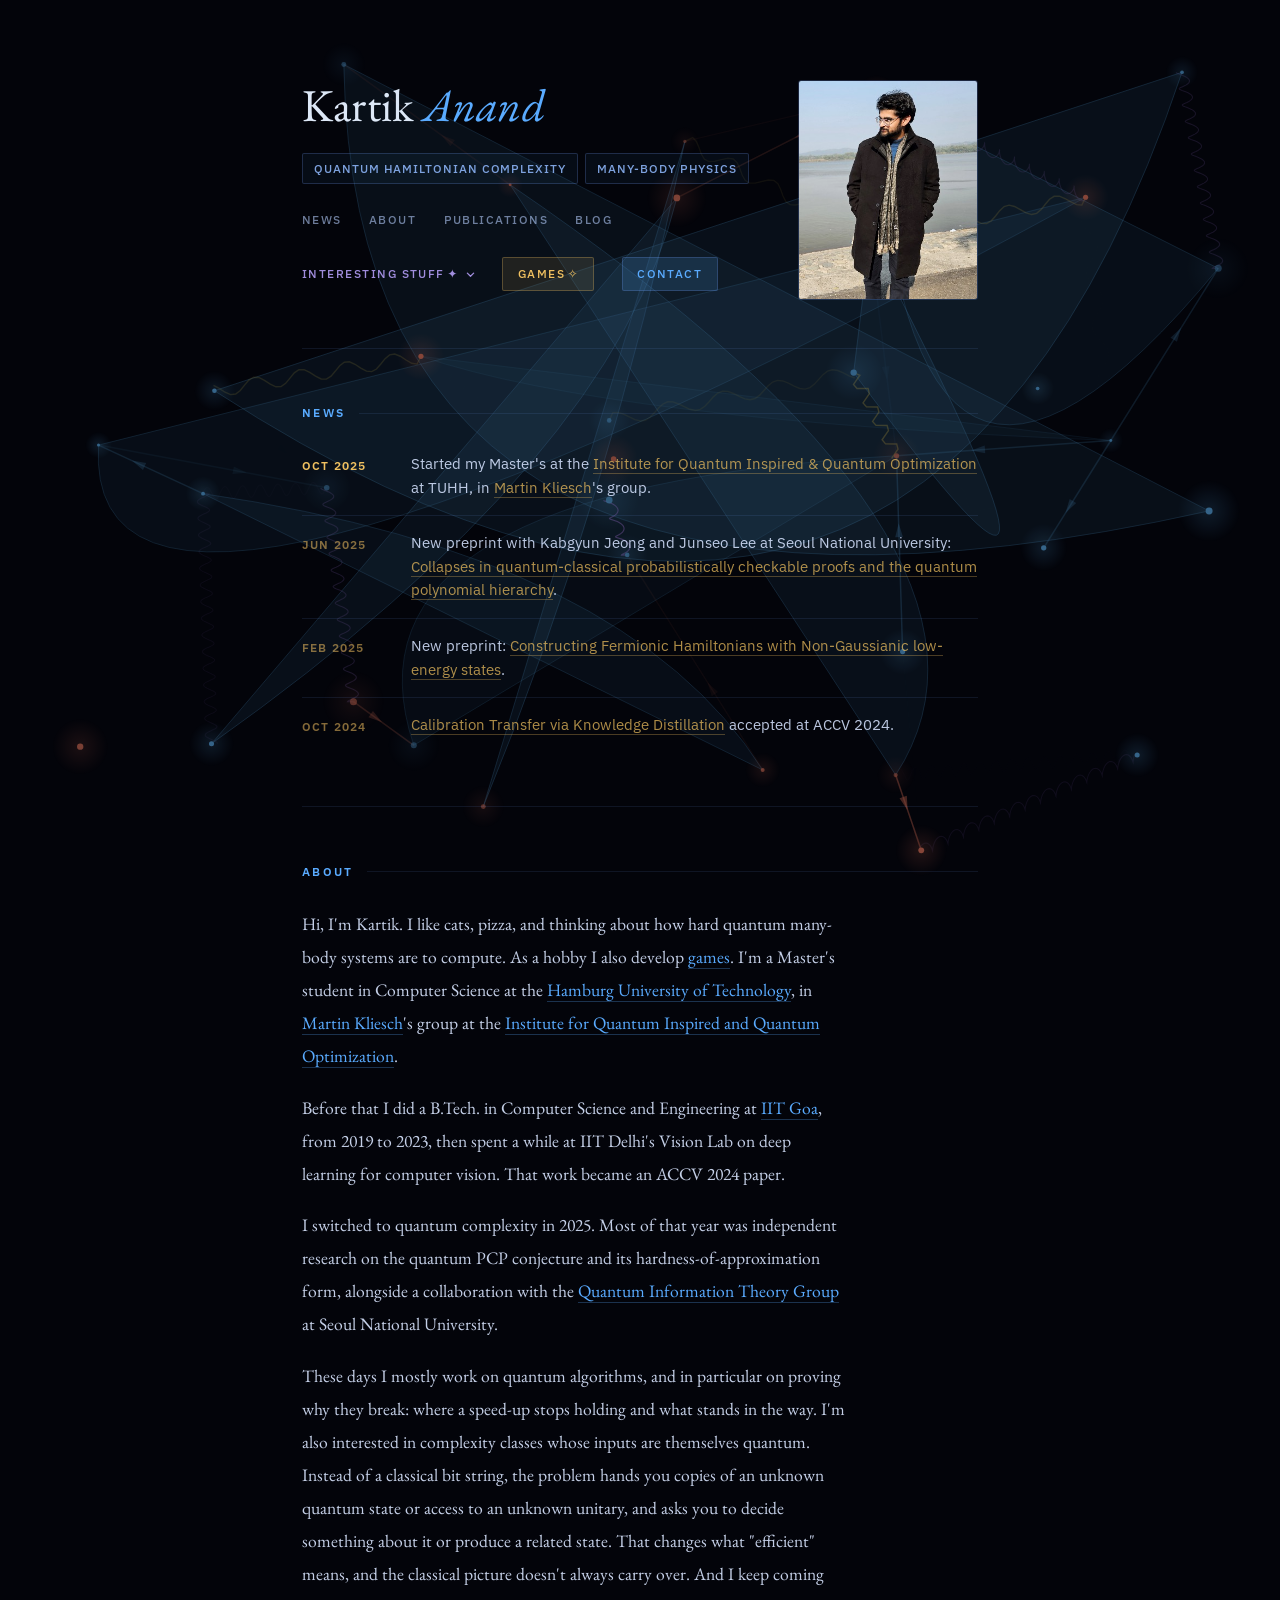
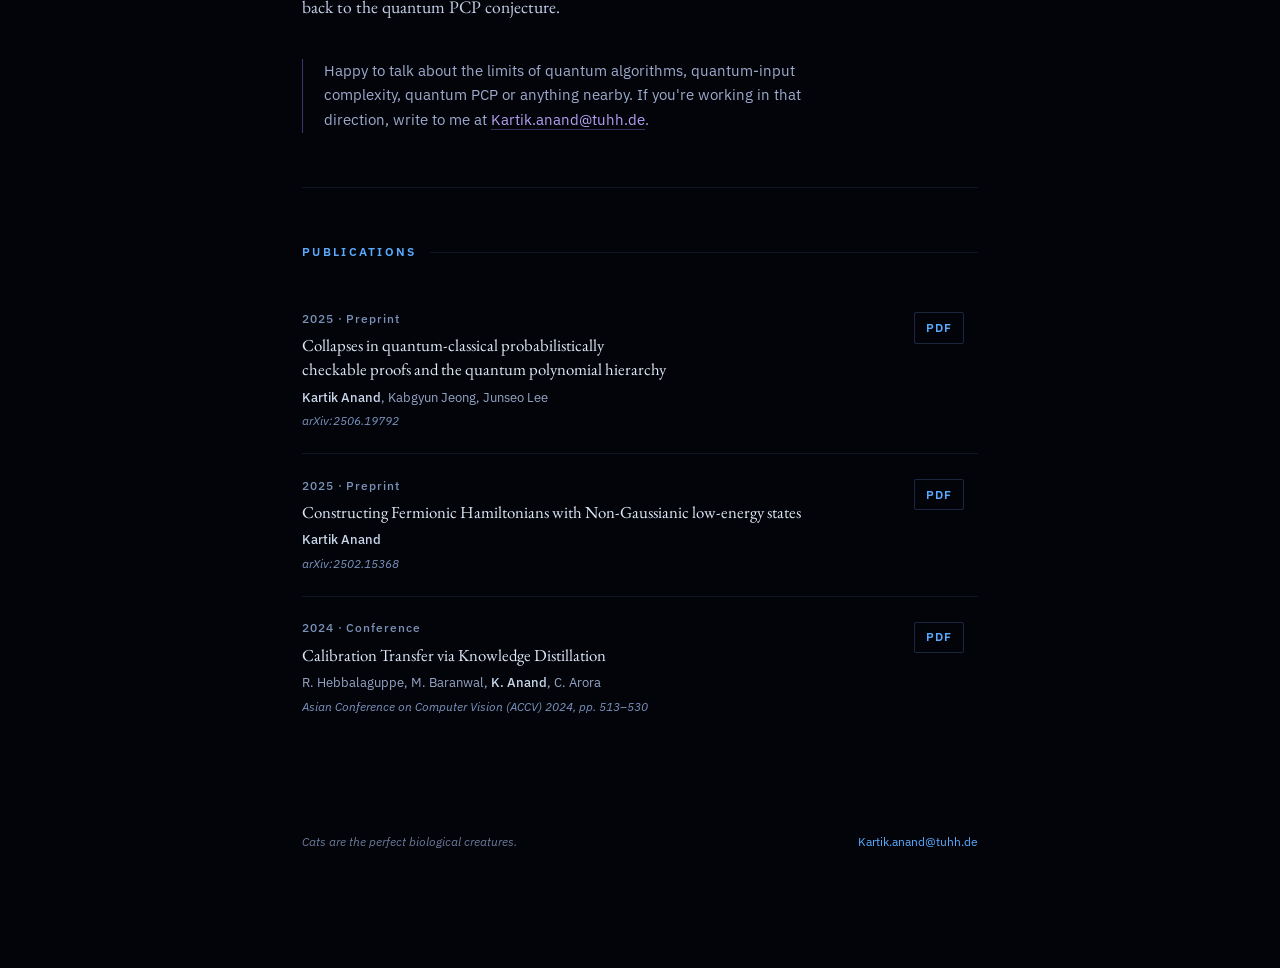
<file: index.html>
<!DOCTYPE html>
<html lang="en">
<head>
<meta charset="UTF-8">
<meta name="viewport" content="width=device-width, initial-scale=1.0">
<title>Kartik Anand · Quantum Complexity Theory</title>
<meta name="description" content="Kartik Anand, Master's student at TUHH in Martin Kliesch's group, working on the limits of quantum algorithms, complexity classes with quantum inputs, and the quantum PCP conjecture.">
<link rel="canonical" href="https://k-styles.github.io/">
<meta property="og:type" content="profile">
<meta property="og:title" content="Kartik Anand · Quantum Complexity Theory">
<meta property="og:description" content="Limits of quantum algorithms, quantum-input complexity classes and the quantum PCP conjecture. Master's student at TUHH.">
<meta property="og:url" content="https://k-styles.github.io/">
<meta property="og:image" content="https://k-styles.github.io/avatar.jpg">
<meta name="twitter:card" content="summary">
<link rel="icon" href="data:image/svg+xml,%3Csvg xmlns='http://www.w3.org/2000/svg' viewBox='0 0 32 32'%3E%3Ccircle cx='16' cy='16' r='15' fill='%2303040a'/%3E%3Ccircle cx='16' cy='16' r='3' fill='%235aabff'/%3E%3Cellipse cx='16' cy='16' rx='13' ry='5.5' fill='none' stroke='%235aabff' stroke-opacity='.55'/%3E%3Cellipse cx='16' cy='16' rx='13' ry='5.5' fill='none' stroke='%239c7cff' stroke-opacity='.55' transform='rotate(60 16 16)'/%3E%3Cellipse cx='16' cy='16' rx='13' ry='5.5' fill='none' stroke='%239c7cff' stroke-opacity='.35' transform='rotate(-60 16 16)'/%3E%3C/svg%3E">
<link rel="preconnect" href="https://fonts.googleapis.com">
<link rel="preconnect" href="https://fonts.gstatic.com" crossorigin>
<link href="https://fonts.googleapis.com/css2?family=EB+Garamond:ital,wght@0,400;0,500;0,600;1,400;1,500&family=IBM+Plex+Sans:ital,wght@0,300;0,400;0,500;0,600;1,400&family=IBM+Plex+Mono:wght@400;500&display=swap" rel="stylesheet">
<style>
*, *::before, *::after { box-sizing: border-box; margin: 0; padding: 0; }

:root {
  /* surface */
  --void: #03040a;
  --rule: rgba(120,160,255,0.11);
  --rule-bright: rgba(120,160,255,0.22);
  --rule-strong: rgba(120,160,255,0.38);

  /* ink: every value below clears 4.5:1 on --void */
  --star-bright: rgba(228,240,255,0.97);
  --star: rgba(215,228,255,0.92);
  --muted: rgba(172,197,242,0.62);

  /* accent */
  --quantum: #5aabff;
  --quantum-dim: rgba(90,171,255,0.15);
  --entangle: #9c7cff;
  --amber: #f0c060;
  --amber-soft: rgba(240,192,96,0.72);

  --serif: 'EB Garamond', Georgia, serif;
  --sans: 'IBM Plex Sans', system-ui, sans-serif;

  /* 11.52px: the floor for anything a reader has to act on or read */
  --micro: 0.72rem;

  --ease-out: cubic-bezier(0.16, 1, 0.3, 1);
}

html {
  scroll-behavior: smooth;
  caret-color: var(--quantum);
  scrollbar-color: rgba(90,171,255,0.28) var(--void);
  scrollbar-width: thin;
}

body {
  background: var(--void);
  color: var(--star);
  font-family: var(--sans);
  font-size: 15px;
  line-height: 1.7;
  min-height: 100vh;

  -webkit-font-smoothing: antialiased;
}

::selection { background: rgba(90,171,255,0.3); color: #f1f7ff; }

:focus-visible {
  outline: 2px solid var(--quantum);
  outline-offset: 3px;
  border-radius: 2px;
}

a { text-underline-offset: 0.18em; }

.skip-link {
  position: absolute;
  left: 1rem;
  top: -3rem;
  z-index: 10;
  padding: 0.5rem 0.9rem;
  font-size: var(--micro);
  letter-spacing: 0.1em;
  text-transform: uppercase;
  color: var(--quantum);
  background: #070b16;
  border: 1px solid var(--rule-strong);
  border-radius: 3px;
  text-decoration: none;
  transition: top 0.2s var(--ease-out);
}
.skip-link:focus { top: 1rem; }

#feynman-canvas {
  position: fixed;
  top: 0; left: 0;
  width: 100%; height: 100%;
  z-index: 0;
  pointer-events: none;
  opacity: 0.52;
}

.wrapper {
  position: relative;
  z-index: 1;
  max-width: 740px;
  margin: 0 auto;
  padding: 0 2rem 6rem;
}

/* ── HEADER ── */
header {
  padding: 5rem 0 3rem;
  border-bottom: 1px solid var(--rule);
}

.header-inner {
  display: grid;
  grid-template-columns: 1fr auto;
  gap: 2.4rem;
  align-items: start;
}

.name {
  font-family: var(--serif);
  font-size: 2.85rem;
  font-weight: 400;
  letter-spacing: 0.005em;
  color: var(--star-bright);
  line-height: 1.12;
}

.name em {
  font-style: italic;
  color: var(--quantum);
}

.photo-slot {
  width: 180px;
  height: 220px;
  border-radius: 3px;
  border: 1px solid var(--rule-bright);
  overflow: hidden;
  flex-shrink: 0;
}

.photo-slot img {
  width: 100%;
  height: 100%;
  object-fit: cover;
  display: block;
  filter: saturate(0.85) contrast(1.04);
}

.research-tags {
  display: flex;
  flex-wrap: wrap;
  gap: 0.45rem;
  margin-top: 1.4rem;
}

.tag {
  font-size: var(--micro);
  font-weight: 500;
  letter-spacing: 0.08em;
  text-transform: uppercase;
  padding: 0.28rem 0.7rem;
  border: 1px solid var(--rule-bright);
  border-radius: 2px;
  color: rgba(146,186,255,0.86);
  background: rgba(90,171,255,0.05);
}

nav {
  display: flex;
  align-items: center;
  gap: 1.7rem;
  padding: 1.6rem 0 0;
  flex-wrap: wrap;
}
nav a {
  font-size: 0.76rem;
  font-weight: 500;
  letter-spacing: 0.12em;
  text-transform: uppercase;
  color: var(--muted);
  text-decoration: none;
  transition: color 0.2s;
}
nav a:hover { color: var(--quantum); }
nav a.nav-fun { color: rgba(186,163,255,0.86); }
nav a.nav-fun:hover { color: var(--entangle); }

/* Interesting stuff: a disclosure menu. Without script the label is a plain
   link to the hub page and the panel stays hidden. */
.nav-menu { position: relative; display: inline-flex; }
.nav-menu button.nav-fun {
  font: inherit; font-size: 0.76rem; font-weight: 500; letter-spacing: 0.12em;
  text-transform: uppercase; background: none; border: 0; padding: 0; cursor: pointer;
  color: rgba(186,163,255,0.86); transition: color 0.2s;
  display: inline-flex; align-items: center; gap: 0.45rem;
}
.nav-menu button.nav-fun:hover,
.nav-menu button.nav-fun[aria-expanded="true"] { color: var(--entangle); }
.nav-menu .caret { width: 9px; height: 9px; transition: transform 0.3s var(--ease-out); }
.nav-menu button[aria-expanded="true"] .caret { transform: rotate(180deg); }

.menu-panel {
  display: none;
  position: absolute; top: calc(100% + 0.9rem); left: 0; z-index: 20;
  width: 23rem; max-width: calc(100vw - 2.5rem);
  padding: 0.5rem 0 0;
  background: #070a14;
  border: 1px solid rgba(156,124,255,0.28);
  border-radius: 4px;
  box-shadow: 0 14px 24px -14px rgba(0,0,0,0.9);
}
.menu-panel.open { display: block; animation: menu-in 0.26s var(--ease-out) both; }
@keyframes menu-in {
  from { opacity: 0; transform: translateY(-6px); clip-path: inset(0 0 60% 0); }
  to   { opacity: 1; transform: none; clip-path: inset(0 0 0 0); }
}
.menu-panel ul { list-style: none; }
nav .menu-panel a {
  display: block; padding: 0.7rem 1.15rem 0.72rem;
  text-transform: none; letter-spacing: 0; font-weight: 400;
  color: var(--star); transition: background-color 0.2s, color 0.2s;
}
nav .menu-panel li a:hover,
nav .menu-panel li a:focus-visible { background: rgba(156,124,255,0.08); }
.mp-name {
  display: block; font-family: var(--serif); font-size: 1.14rem; line-height: 1.25;
  color: var(--star-bright);
}
.mp-q { display: block; font-size: 0.8rem; line-height: 1.45; color: rgba(178,201,244,0.78); margin-top: 0.1rem; }
nav .menu-panel a.mp-all {
  margin-top: 0.4rem; padding: 0.75rem 1.15rem 0.8rem;
  border-top: 1px solid rgba(156,124,255,0.18);
  font-size: 0.74rem; font-weight: 500; letter-spacing: 0.1em; text-transform: uppercase;
  color: rgba(186,163,255,0.9);
}
nav .menu-panel a.mp-all:hover { color: var(--entangle); background: rgba(156,124,255,0.06); }
nav .menu-panel :focus-visible { outline-offset: -2px; }

/* Games and Contact share one pill geometry so they read as the same kind of
   control. Games keeps the warm accent; Contact keeps the blue. */
nav a.nav-games,
nav a.nav-contact {
  border: 1px solid var(--rule-bright);
  border-radius: 2px;
  padding: 0.35rem 0.9rem;
  transition: background 0.2s, border-color 0.2s, color 0.2s;
}
nav a.nav-games {
  color: var(--amber);
  border-color: rgba(240,192,96,0.28);
  background: rgba(240,192,96,0.10);
}
nav a.nav-games:hover {
  background: rgba(240,192,96,0.2);
  border-color: rgba(240,192,96,0.55);
  color: #ffe0a8;
}
nav a.nav-contact {
  color: var(--quantum);
  background: var(--quantum-dim);
}
nav a.nav-contact:hover {
  background: rgba(90,171,255,0.28);
  border-color: var(--quantum);
  color: #dbeeff;
}

/* ── SECTIONS ── */
section {
  padding: 3.4rem 0;
  border-bottom: 1px solid var(--rule);
}
section:last-of-type { border-bottom: none; }

.section-label {
  font-family: var(--sans);
  font-size: var(--micro);
  font-weight: 600;
  letter-spacing: 0.2em;
  text-transform: uppercase;
  color: var(--quantum);
  margin-bottom: 1.6rem;
  display: flex;
  align-items: center;
  gap: 0.85rem;
}
.section-label::after {
  content: '';
  height: 1px;
  flex: 1;
  background: var(--rule);
}

/* ── NEWS ──
   A dated ledger, not a stack of boxes. The date column is the structure;
   amber marks recency and fades as entries get older. */
.news { list-style: none; }

.news li {
  display: grid;
  grid-template-columns: 5.4rem 1fr;
  gap: 0 1.4rem;
  padding: 0.95rem 0;
  border-top: 1px solid var(--rule);
}
.news li:first-child { border-top: none; padding-top: 0.2rem; }

.news-date {
  font-size: var(--micro);
  font-weight: 600;
  letter-spacing: 0.1em;
  text-transform: uppercase;
  font-variant-numeric: tabular-nums;
  color: rgba(240,192,96,0.55);
  white-space: nowrap;
  padding-top: 0.28rem;
}
.news li:first-child .news-date { color: var(--amber); }

.news-text {
  font-size: 0.92rem;
  color: rgba(215,228,255,0.87);
  line-height: 1.62;
}
.news-text a {
  color: var(--amber-soft);
  text-decoration: none;
  border-bottom: 1px solid rgba(240,192,96,0.3);
  transition: color 0.2s, border-color 0.2s;
}
.news-text a:hover { color: var(--amber); border-color: var(--amber); }

/* ── ABOUT ── */
.about-body {
  font-family: var(--serif);
  font-size: 1.1rem;
  line-height: 1.88;
  color: rgba(217,230,255,0.9);
  max-width: 68ch;
}
.about-body p + p { margin-top: 1.15rem; }
.about-body a {
  color: var(--quantum);
  text-decoration: none;
  border-bottom: 1px solid rgba(90,171,255,0.28);
  transition: border-color 0.2s;
}
.about-body a:hover { border-color: var(--quantum); }

.collab {
  margin-top: 2.2rem;
  padding-left: 1.3rem;
  border-left: 1px solid rgba(156,124,255,0.4);
  font-size: 0.92rem;
  line-height: 1.68;
  color: rgba(192,208,246,0.82);
  max-width: 62ch;
}
.collab a {
  color: rgba(190,168,255,0.95);
  text-decoration: none;
  border-bottom: 1px solid rgba(156,124,255,0.35);
  transition: border-color 0.2s;
}
.collab a:hover { border-color: var(--entangle); }

/* ── PUBLICATIONS ── */
.pub-item {
  padding: 1.35rem 0.9rem 1.35rem 0;
  border-bottom: 1px solid var(--rule);
  display: grid;
  grid-template-columns: 1fr auto;
  gap: 0.5rem 1.4rem;
  align-items: start;
  transition: background 0.25s;
}
.pub-item:last-child { border-bottom: none; }
.pub-item:hover { background: rgba(90,171,255,0.035); }

.pub-year {
  font-size: var(--micro);
  font-weight: 500;
  letter-spacing: 0.08em;
  font-variant-numeric: tabular-nums;
  color: rgba(163,193,243,0.75);
  margin-bottom: 0.35rem;
}
.pub-title {
  font-family: var(--serif);
  font-size: 1.05rem;
  color: var(--star-bright);
  line-height: 1.42;
  text-decoration: none;
  display: block;
  margin-bottom: 0.34rem;
  transition: color 0.2s;
  text-wrap: balance;
}
.pub-title:hover { color: var(--quantum); }

.pub-authors {
  font-size: 0.82rem;
  color: rgba(190,212,250,0.78);
  line-height: 1.45;
}
.pub-authors strong {
  color: rgba(219,234,255,0.92);
  font-weight: 500;
}
.pub-venue {
  font-size: 0.78rem;
  color: rgba(152,185,236,0.8);
  margin-top: 0.24rem;
  font-style: italic;
  font-variant-numeric: tabular-nums;
}

.pdf-link {
  font-size: var(--micro);
  font-weight: 600;
  letter-spacing: 0.1em;
  text-transform: uppercase;
  color: var(--quantum);
  text-decoration: none;
  border: 1px solid var(--rule-bright);
  padding: 0.3rem 0.66rem;
  border-radius: 2px;
  white-space: nowrap;
  transition: background 0.2s, border-color 0.2s;
  align-self: start;
  margin-top: 0.2rem;
}
.pdf-link:hover {
  background: var(--quantum-dim);
  border-color: var(--quantum);
}

/* ── FOOTER ── */
footer {
  padding: 2.4rem 0 1.2rem;
  display: flex;
  justify-content: space-between;
  align-items: baseline;
  flex-wrap: wrap;
  gap: 0.8rem;
  font-size: 0.78rem;
  color: rgba(172,197,242,0.62);
}
footer a { color: var(--quantum); text-decoration: none; border-bottom: 1px solid transparent; }
footer a:hover { border-color: var(--quantum); }
.cat-note { font-style: italic; }

::-webkit-scrollbar { width: 5px; }
::-webkit-scrollbar-track { background: var(--void); }
::-webkit-scrollbar-thumb { background: rgba(90,171,255,0.28); border-radius: 3px; }
::-webkit-scrollbar-thumb:hover { background: rgba(90,171,255,0.45); }

/* One authored entrance, on the masthead only. */
@keyframes rise {
  from { opacity: 0; transform: translateY(14px); }
  to   { opacity: 1; transform: none; }
}
header > .header-inner { animation: rise 0.9s var(--ease-out) both; }

@media (max-width: 580px) {
  /* The field has the same 34 vertices whatever the viewport, so it reads far
     denser behind a phone-width column. */
  #feynman-canvas { opacity: 0.32; }
  .wrapper { padding: 0 1.25rem 4rem; }
  .header-inner { grid-template-columns: 1fr; }
  header { padding-top: 3.2rem; }
  .photo-slot { display: none; }
  .name { font-size: 2.1rem; }
  nav { gap: 1.1rem 1.4rem; }
  .news li { grid-template-columns: 1fr; gap: 0.35rem; }
  .news-date { padding-top: 0; }
  .pub-item { grid-template-columns: 1fr; padding-right: 0; }
  .pdf-link { justify-self: start; }
  footer { flex-direction: column; align-items: flex-start; }
}

@media (prefers-reduced-motion: reduce) {
  html { scroll-behavior: auto; }
  #feynman-canvas { display: none; }
  header > .header-inner { animation: none; }
  * { transition-duration: 0.01ms !important; }
}
</style>
</head>
<body>
<a class="skip-link" href="#main">Skip to content</a>
<canvas id="feynman-canvas" aria-hidden="true"></canvas>

<div class="wrapper">

  <header>
    <div class="header-inner">
      <div>
        <h1 class="name">Kartik <em>Anand</em></h1>
        <div class="research-tags">
          <span class="tag">Quantum Hamiltonian Complexity</span>
          <span class="tag">Many-Body Physics</span>
        </div>
        <nav aria-label="Primary">
          <a href="#news">News</a>
          <a href="#about">About</a>
          <a href="#publications">Publications</a>
          <a href="blogs.html">Blog</a>
          <div class="nav-menu" id="navMenu">
            <a href="interesting.html" class="nav-fun" id="navMenuBtn">Interesting stuff&#8202;&#10022;</a>
            <div class="menu-panel" id="navMenuPanel">
              <ul>
                <li><a href="frustration.html"><span class="mp-name">Frustrated Hamiltonians</span><span class="mp-q">Why the lowest energy gets hard to find</span></a></li>
                <li><a href="tensor-networks.html"><span class="mp-name">Tensor networks</span><span class="mp-q">How a quantum state fits in a computer</span></a></li>
                <li><a href="separations.html"><span class="mp-name">Separations</span><span class="mp-q">Does it matter what a proof is made of?</span></a></li>
                <li><a href="gravity.html"><span class="mp-name">Decoding spacetime</span><span class="mp-q">Gravity, black holes and the Uhlmann problem</span></a></li>
              </ul>
              <a class="mp-all" href="interesting.html">All four, in plain words <span aria-hidden="true">→</span></a>
            </div>
          </div>
          <a href="saltmere/" class="nav-games">Games&#8202;&#10023;</a>
          <a href="mailto:Kartik.anand@tuhh.de" class="nav-contact">Contact</a>
        </nav>
      </div>

      <div class="photo-slot">
        <img src="./avatar.jpg" alt="Kartik Anand" width="180" height="220">
      </div>
    </div>
  </header>

  <main id="main">

  <!-- NEWS -->
  <section id="news" aria-labelledby="news-h">
    <h2 class="section-label" id="news-h">News</h2>

    <ol class="news">
      <li>
        <time class="news-date" datetime="2025-10">Oct 2025</time>
        <p class="news-text">
          Started my Master's at the <a href="https://www.tuhh.de/quantum/" target="_blank" rel="noopener">Institute for Quantum Inspired &amp; Quantum Optimization</a> at TUHH, in <a href="http://www.mkliesch.eu" target="_blank" rel="noopener">Martin Kliesch</a>'s group.
        </p>
      </li>
      <li>
        <time class="news-date" datetime="2025-06">Jun 2025</time>
        <p class="news-text">
          New preprint with Kabgyun Jeong and Junseo Lee at Seoul National University: <a href="https://arxiv.org/abs/2506.19792" target="_blank" rel="noopener">Collapses in quantum-classical probabilistically checkable proofs and the quantum polynomial hierarchy</a>.
        </p>
      </li>
      <li>
        <time class="news-date" datetime="2025-02">Feb 2025</time>
        <p class="news-text">
          New preprint: <a href="https://arxiv.org/abs/2502.15368" target="_blank" rel="noopener">Constructing Fermionic Hamiltonians with Non-Gaussianic low-energy states</a>.
        </p>
      </li>
      <li>
        <time class="news-date" datetime="2024-10">Oct 2024</time>
        <p class="news-text">
          <a href="https://openaccess.thecvf.com/content/ACCV2024/papers/Hebbalaguppe_Calibration_Transfer_via_Knowledge_Distillation_ACCV_2024_paper.pdf" target="_blank" rel="noopener">Calibration Transfer via Knowledge Distillation</a> accepted at ACCV 2024.
        </p>
      </li>
    </ol>
  </section>

  <!-- ABOUT -->
  <section id="about" aria-labelledby="about-h">
    <h2 class="section-label" id="about-h">About</h2>
    <div class="about-body">
      <p>Hi, I'm Kartik. I like cats, pizza, and thinking about how hard quantum many-body systems are to compute. As a hobby I also develop <a href="saltmere/">games</a>. I'm a Master's student in Computer Science at the <a href="https://www.tuhh.de" target="_blank" rel="noopener">Hamburg University of Technology</a>, in <a href="http://www.mkliesch.eu" target="_blank" rel="noopener">Martin Kliesch</a>'s group at the <a href="https://www.tuhh.de/quantum/" target="_blank" rel="noopener">Institute for Quantum Inspired and Quantum Optimization</a>.</p>
      <p>
        Before that I did a B.Tech. in Computer Science and Engineering at
        <a href="https://iitgoa.ac.in" target="_blank" rel="noopener">IIT Goa</a>, from 2019 to 2023, then spent a while at
        IIT Delhi's Vision Lab on deep learning for computer vision. That work became an ACCV 2024 paper.
      </p>
      <p>
        I switched to quantum complexity in 2025. Most of that year was independent research on the
        quantum PCP conjecture and its hardness-of-approximation form, alongside a collaboration with the
        <a href="https://qit.snu.ac.kr" target="_blank" rel="noopener">Quantum Information Theory Group</a>
        at Seoul National University.
      </p>
      <p>
        These days I mostly work on quantum algorithms, and in particular on proving why they break:
        where a speed-up stops holding and what stands in the way. I'm also interested in complexity
        classes whose inputs are themselves quantum. Instead of a classical bit string, the problem hands
        you copies of an unknown quantum state or access to an unknown unitary, and asks you to decide
        something about it or produce a related state. That changes what "efficient" means, and the
        classical picture doesn't always carry over. And I keep coming back to the quantum PCP conjecture.
      </p>
    </div>

    <p class="collab">
      Happy to talk about the limits of quantum algorithms, quantum-input complexity, quantum PCP or
      anything nearby. If you're working in that direction, write to me at
      <a href="mailto:Kartik.anand@tuhh.de">Kartik.anand@tuhh.de</a>.
    </p>
  </section>

  <!-- PUBLICATIONS -->
  <section id="publications" aria-labelledby="pubs-h">
    <h2 class="section-label" id="pubs-h">Publications</h2>

    <div class="pub-item">
      <div>
        <div class="pub-year">2025 · Preprint</div>
        <a class="pub-title" href="https://arxiv.org/abs/2506.19792" target="_blank" rel="noopener">
          Collapses in quantum-classical probabilistically checkable proofs and the quantum polynomial hierarchy
        </a>
        <div class="pub-authors"><strong>Kartik Anand</strong>, Kabgyun Jeong, Junseo Lee</div>
        <div class="pub-venue">arXiv:2506.19792</div>
      </div>
      <a class="pdf-link" href="https://arxiv.org/pdf/2506.19792v2.pdf" target="_blank" rel="noopener" aria-label="PDF: Collapses in quantum-classical probabilistically checkable proofs">PDF</a>
    </div>

    <div class="pub-item">
      <div>
        <div class="pub-year">2025 · Preprint</div>
        <a class="pub-title" href="https://arxiv.org/abs/2502.15368" target="_blank" rel="noopener">
          Constructing Fermionic Hamiltonians with Non-Gaussianic low-energy states
        </a>
        <div class="pub-authors"><strong>Kartik Anand</strong></div>
        <div class="pub-venue">arXiv:2502.15368</div>
      </div>
      <a class="pdf-link" href="https://arxiv.org/pdf/2502.15368.pdf" target="_blank" rel="noopener" aria-label="PDF: Constructing Fermionic Hamiltonians with Non-Gaussianic low-energy states">PDF</a>
    </div>

    <div class="pub-item">
      <div>
        <div class="pub-year">2024 · Conference</div>
        <a class="pub-title" href="https://openaccess.thecvf.com/content/ACCV2024/papers/Hebbalaguppe_Calibration_Transfer_via_Knowledge_Distillation_ACCV_2024_paper.pdf" target="_blank" rel="noopener">
          Calibration Transfer via Knowledge Distillation
        </a>
        <div class="pub-authors">R. Hebbalaguppe, M. Baranwal, <strong>K. Anand</strong>, C. Arora</div>
        <div class="pub-venue">Asian Conference on Computer Vision (ACCV) 2024, pp. 513–530</div>
      </div>
      <a class="pdf-link" href="https://openaccess.thecvf.com/content/ACCV2024/papers/Hebbalaguppe_Calibration_Transfer_via_Knowledge_Distillation_ACCV_2024_paper.pdf" target="_blank" rel="noopener" aria-label="PDF: Calibration Transfer via Knowledge Distillation">PDF</a>
    </div>

  </section>

  </main>

  <footer>
    <span class="cat-note">Cats are the perfect biological creatures.</span>
    <span><a href="mailto:Kartik.anand@tuhh.de">Kartik.anand@tuhh.de</a></span>
  </footer>

</div>

<script>
(function () {
  const canvas = document.getElementById('feynman-canvas');
  const ctx = canvas.getContext('2d');
  let W, H, t = 0, rafId = null;

  const N_VERTICES = 34;
  const FERMION_COLOR = [100, 190, 255];
  const ANTIFERM_COLOR = [255, 130, 100];
  const PHOTON_COLOR  = [255, 225, 90];
  const GLUON_COLOR   = [190, 140, 255];
  const ANNIHIL_COLOR = [255, 200, 80];

  let vertices = [], propagators = [], loops = [], events = [];

  function rgba(c, a) { return `rgba(${c[0]},${c[1]},${c[2]},${a})`; }

  function resize() {
    W = canvas.width  = window.innerWidth;
    H = canvas.height = window.innerHeight;
    build();
  }

  function build() {
    vertices = []; propagators = []; loops = []; events = [];
    const margin = 60;
    for (let i = 0; i < N_VERTICES; i++) {
      const isAnti = Math.random() < 0.35;
      vertices.push({
        x: margin + Math.random() * (W - margin * 2),
        y: margin + Math.random() * (H - margin * 2),
        vx: (Math.random() - 0.5) * 0.22,
        vy: (Math.random() - 0.5) * 0.22,
        phase: Math.random() * Math.PI * 2,
        r: Math.random() * 2.2 + 1.4,
        anti: isAnti,
        life: 1,
        born: t,
      });
    }
    for (let i = 0; i < vertices.length; i++) {
      for (let j = i + 1; j < vertices.length; j++) {
        const dx = vertices[j].x - vertices[i].x;
        const dy = vertices[j].y - vertices[i].y;
        const d  = Math.sqrt(dx*dx + dy*dy);
        if (d < 260 && Math.random() < 0.4) {
          const k = Math.random();
          propagators.push({
            a: i, b: j,
            type: k < 0.4 ? 'fermion' : k < 0.68 ? 'photon' : 'gluon',
            phase: Math.random() * Math.PI * 2,
          });
        }
      }
    }
    for (let i = 0; i < vertices.length - 2; i += 3) {
      loops.push({ a: i, b: i+1, c: i+2, phase: Math.random() * Math.PI * 2 });
    }
  }

  /* spawn a pair-creation or annihilation event */
  function spawnEvent(x, y, kind) {
    events.push({ x, y, kind, birth: t, life: 80 });
  }

  /* ─── WIGGLE (photon) ─── */
  function drawWiggle(ax, ay, bx, by, amp, freq, alpha, col) {
    const dx = bx-ax, dy = by-ay;
    const len = Math.sqrt(dx*dx+dy*dy);
    if (len < 6) return;
    const nx = -dy/len, ny = dx/len;
    const steps = Math.max(4, Math.floor(len/5));
    ctx.beginPath(); ctx.moveTo(ax, ay);
    for (let s = 1; s <= steps; s++) {
      const f = s/steps;
      const wave = amp * Math.sin(f * Math.PI * freq + t * 0.05);
      ctx.lineTo(ax + dx*f + nx*wave, ay + dy*f + ny*wave);
    }
    ctx.strokeStyle = rgba(col, alpha);
    ctx.lineWidth = 1.4; ctx.stroke();
  }

  /* ─── SPRING (gluon) ─── */
  function drawSpring(ax, ay, bx, by, alpha) {
    const dx = bx-ax, dy = by-ay;
    const len = Math.sqrt(dx*dx+dy*dy);
    if (len < 6) return;
    const nx = -dy/len, ny = dx/len;
    const coils = Math.max(3, Math.floor(len/16));
    ctx.beginPath(); ctx.moveTo(ax, ay);
    for (let i = 0; i <= coils*18; i++) {
      const f = i/(coils*18);
      const ang = f * Math.PI * 2 * coils + t * 0.04;
      ctx.lineTo(ax + dx*f + nx*Math.cos(ang)*6, ay + dy*f + ny*Math.sin(ang)*6);
    }
    ctx.strokeStyle = rgba(GLUON_COLOR, alpha);
    ctx.lineWidth = 1.1; ctx.stroke();
  }

  /* ─── FERMION (arrow line) ─── */
  function drawFermion(ax, ay, bx, by, alpha, anti) {
    const col = anti ? ANTIFERM_COLOR : FERMION_COLOR;
    const dx = bx-ax, dy = by-ay;
    const len = Math.sqrt(dx*dx+dy*dy);
    if (len < 6) return;
    ctx.beginPath(); ctx.moveTo(ax, ay); ctx.lineTo(bx, by);
    ctx.strokeStyle = rgba(col, alpha);
    ctx.lineWidth = 1.5; ctx.stroke();
    /* arrowhead */
    const f = anti ? 0.38 : 0.62;
    const mx = ax + dx*f, my = ay + dy*f;
    const ux = dx/len, uy = dy/len, hs = 7;
    ctx.beginPath();
    ctx.moveTo(mx + ux*hs, my + uy*hs);
    ctx.lineTo(mx - ux*hs - uy*hs*0.55, my - uy*hs + ux*hs*0.55);
    ctx.lineTo(mx - ux*hs + uy*hs*0.55, my - uy*hs - ux*hs*0.55);
    ctx.closePath();
    ctx.fillStyle = rgba(col, alpha); ctx.fill();
  }

  /* ─── VERTEX ─── */
  function drawVertex(v, alpha) {
    const col = v.anti ? ANTIFERM_COLOR : FERMION_COLOR;
    /* outer glow */
    const grad = ctx.createRadialGradient(v.x, v.y, 0, v.x, v.y, v.r * 9);
    grad.addColorStop(0, rgba(col, alpha * 0.35));
    grad.addColorStop(1, rgba(col, 0));
    ctx.beginPath(); ctx.arc(v.x, v.y, v.r * 9, 0, Math.PI*2);
    ctx.fillStyle = grad; ctx.fill();
    /* core */
    ctx.beginPath(); ctx.arc(v.x, v.y, v.r, 0, Math.PI*2);
    ctx.fillStyle = rgba(col, Math.min(1, alpha * 1.6)); ctx.fill();
  }

  /* ─── LOOP ─── */
  function drawLoop(lp) {
    const va = vertices[lp.a], vb = vertices[lp.b], vc = vertices[lp.c];
    const pulse = 0.5 + 0.5 * Math.sin(t * 0.015 + lp.phase);
    const alpha = 0.05 + 0.08 * pulse;
    ctx.beginPath();
    ctx.moveTo(va.x, va.y);
    ctx.quadraticCurveTo(vb.x, vb.y, vc.x, vc.y);
    ctx.quadraticCurveTo((va.x+vc.x)*0.5, (va.y+vc.y)*0.5, va.x, va.y);
    ctx.fillStyle = rgba(FERMION_COLOR, alpha); ctx.fill();
    ctx.strokeStyle = rgba(FERMION_COLOR, alpha * 3);
    ctx.lineWidth = 0.8; ctx.stroke();
  }

  /* ─── CREATION / ANNIHILATION EVENT ─── */
  function drawEvent(e) {
    const age = t - e.birth;
    const progress = age / e.life;
    let alpha = progress < 0.3
      ? progress / 0.3
      : 1 - (progress - 0.3) / 0.7;
    alpha *= 0.72;
    const burst = progress * 55;

    if (e.kind === 'annihilation') {
      /* two particles spiraling inward → flash */
      for (let i = 0; i < 2; i++) {
        const sign = i === 0 ? 1 : -1;
        const px = e.x + sign * Math.cos(progress * Math.PI * 3) * (1-progress) * 40;
        const py = e.y + sign * Math.sin(progress * Math.PI * 3) * (1-progress) * 40;
        ctx.beginPath(); ctx.arc(px, py, 4*(1-progress)+1, 0, Math.PI*2);
        ctx.fillStyle = rgba(i===0 ? FERMION_COLOR : ANTIFERM_COLOR, alpha*0.9);
        ctx.fill();
      }
      /* flash at center */
      if (progress > 0.4) {
        const fa = (1-progress) * alpha * 1.4;
        const grad = ctx.createRadialGradient(e.x, e.y, 0, e.x, e.y, burst);
        grad.addColorStop(0, rgba(ANNIHIL_COLOR, fa));
        grad.addColorStop(0.4, rgba([255,160,60], fa*0.5));
        grad.addColorStop(1, rgba(ANNIHIL_COLOR, 0));
        ctx.beginPath(); ctx.arc(e.x, e.y, burst, 0, Math.PI*2);
        ctx.fillStyle = grad; ctx.fill();
        /* photon wiggles shooting out */
        for (let k = 0; k < 3; k++) {
          const ang = (k / 3) * Math.PI * 2 + progress * 2;
          const ex = e.x + Math.cos(ang) * burst;
          const ey = e.y + Math.sin(ang) * burst;
          drawWiggle(e.x, e.y, ex, ey, 5, 6, fa * 0.8, PHOTON_COLOR);
        }
      }
    } else {
      /* pair creation: flash → two particles diverging */
      if (progress < 0.45) {
        const fa = alpha * 1.2;
        const grad = ctx.createRadialGradient(e.x, e.y, 0, e.x, e.y, burst * 0.8);
        grad.addColorStop(0, rgba(ANNIHIL_COLOR, fa));
        grad.addColorStop(1, rgba(ANNIHIL_COLOR, 0));
        ctx.beginPath(); ctx.arc(e.x, e.y, burst * 0.8, 0, Math.PI*2);
        ctx.fillStyle = grad; ctx.fill();
      } else {
        const p2 = (progress - 0.45) / 0.55;
        for (let i = 0; i < 2; i++) {
          const sign = i === 0 ? 1 : -1;
          const ang = e.angle + sign * 0.5;
          const px = e.x + Math.cos(ang) * p2 * 60;
          const py = e.y + Math.sin(ang) * p2 * 60;
          ctx.beginPath(); ctx.arc(px, py, 3.5*alpha+1, 0, Math.PI*2);
          ctx.fillStyle = rgba(i===0 ? FERMION_COLOR : ANTIFERM_COLOR, alpha);
          ctx.fill();
          /* trail */
          ctx.beginPath(); ctx.moveTo(e.x, e.y); ctx.lineTo(px, py);
          ctx.strokeStyle = rgba(i===0 ? FERMION_COLOR : ANTIFERM_COLOR, alpha*0.4);
          ctx.lineWidth = 1; ctx.stroke();
        }
      }
    }
  }

  /* ─── DRAW ─── */
  function draw() {
    rafId = requestAnimationFrame(draw);
    t++;
    ctx.clearRect(0, 0, W, H);

    /* random events */
    if (t % 180 === 0) {
      const x = 80 + Math.random() * (W - 160);
      const y = 80 + Math.random() * (H - 160);
      const kind = Math.random() < 0.5 ? 'annihilation' : 'creation';
      spawnEvent(x, y, kind);
      if (kind === 'creation') events[events.length-1].angle = Math.random() * Math.PI * 2;
    }

    for (const lp of loops) drawLoop(lp);

    for (const p of propagators) {
      const va = vertices[p.a], vb = vertices[p.b];
      const dx = vb.x - va.x, dy = vb.y - va.y;
      const dist = Math.sqrt(dx*dx + dy*dy);
      if (dist > 340) continue;
      const fade = 1 - dist/340;
      const pulse = 0.5 + 0.5 * Math.sin(t * 0.014 + p.phase);
      const alpha = fade * pulse * 0.7;
      if (p.type === 'fermion') {
        const useAnti = vertices[p.a].anti;
        drawFermion(va.x, va.y, vb.x, vb.y, alpha, useAnti);
      } else if (p.type === 'photon') {
        drawWiggle(va.x, va.y, vb.x, vb.y, 7, 9, alpha, PHOTON_COLOR);
      } else {
        drawSpring(va.x, va.y, vb.x, vb.y, alpha);
      }
    }

    for (const v of vertices) {
      const pulse = 0.5 + 0.5 * Math.sin(t * 0.018 + v.phase);
      drawVertex(v, 0.3 + 0.4 * pulse);
      v.x += v.vx + Math.sin(t * 0.0009 + v.phase) * 0.1;
      v.y += v.vy + Math.cos(t * 0.0009 + v.phase * 1.3) * 0.1;
      if (v.x < -80) v.x = W + 80;
      if (v.x > W+80) v.x = -80;
      if (v.y < -80) v.y = H + 80;
      if (v.y > H+80) v.y = -80;
    }

    events = events.filter(e => t - e.birth < e.life);
    for (const e of events) drawEvent(e);
  }

  /* The field is ambient: it should not burn a core in a background tab, and it
     should not run at all for a reader who asked for less motion. */
  const reduced = window.matchMedia('(prefers-reduced-motion: reduce)');

  function start() {
    if (rafId === null && !reduced.matches && !document.hidden) rafId = requestAnimationFrame(draw);
  }
  function stop() {
    if (rafId !== null) { cancelAnimationFrame(rafId); rafId = null; }
  }

  let resizeTimer;
  window.addEventListener('resize', function () {
    clearTimeout(resizeTimer);
    resizeTimer = setTimeout(resize, 150);
  });
  document.addEventListener('visibilitychange', function () {
    document.hidden ? stop() : start();
  });
  reduced.addEventListener('change', function () {
    reduced.matches ? stop() : start();
  });

  resize();
  start();
})();

/* Interesting stuff menu. The markup ships as a link to the hub page; with
   script it becomes a disclosure button that opens the panel beneath it. */
(function () {
  const wrap = document.getElementById('navMenu');
  const link = document.getElementById('navMenuBtn');
  const panel = document.getElementById('navMenuPanel');
  if (!wrap || !link || !panel) return;

  const btn = document.createElement('button');
  btn.type = 'button';
  btn.className = link.className;
  btn.id = link.id;
  btn.setAttribute('aria-expanded', 'false');
  btn.setAttribute('aria-controls', 'navMenuPanel');
  btn.innerHTML = link.innerHTML +
    '<svg class="caret" viewBox="0 0 10 10" aria-hidden="true"><path d="M1.5 3.5 L5 7 L8.5 3.5" fill="none" stroke="currentColor" stroke-width="1.4" stroke-linecap="round" stroke-linejoin="round"/></svg>';
  link.replaceWith(btn);

  // Keep the panel on screen when the nav wraps on a narrow viewport.
  function place() {
    panel.style.left = '0px';
    const r = panel.getBoundingClientRect();
    const over = r.right - (window.innerWidth - 16);
    if (over > 0) panel.style.left = (-over) + 'px';
  }
  function open() {
    panel.classList.add('open');
    btn.setAttribute('aria-expanded', 'true');
    place();
  }
  function close(refocus) {
    if (!panel.classList.contains('open')) return;
    panel.classList.remove('open');
    btn.setAttribute('aria-expanded', 'false');
    if (refocus) btn.focus();
  }

  btn.addEventListener('click', function () {
    panel.classList.contains('open') ? close(false) : open();
  });
  document.addEventListener('keydown', function (e) {
    if (e.key === 'Escape') close(wrap.contains(document.activeElement));
  });
  document.addEventListener('pointerdown', function (e) {
    if (!wrap.contains(e.target)) close(false);
  });
  wrap.addEventListener('focusout', function (e) {
    if (e.relatedTarget && !wrap.contains(e.relatedTarget)) close(false);
  });
  window.addEventListener('resize', function () {
    if (panel.classList.contains('open')) place();
  });
})();
</script>
</body>
</html>
</file>
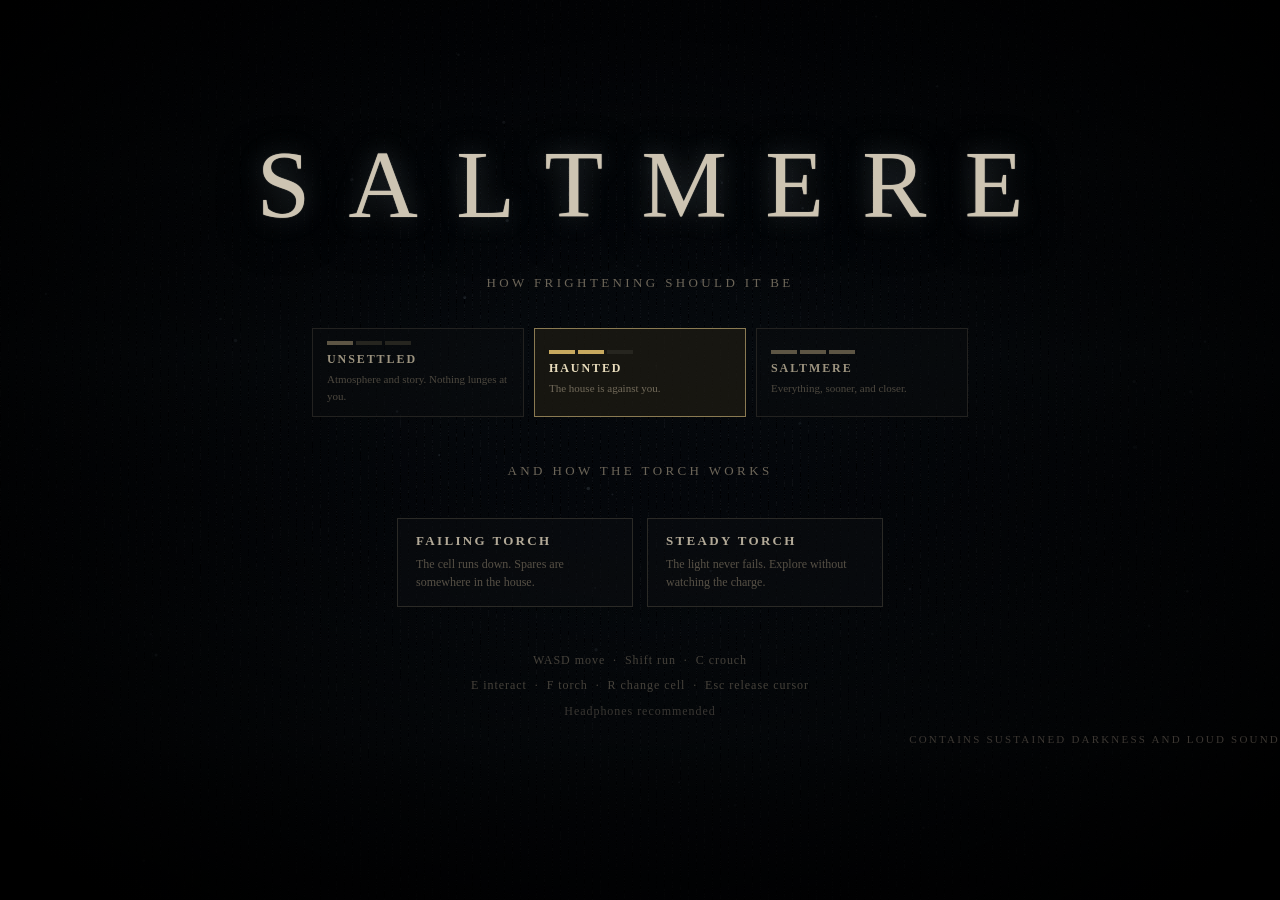
<file: saltmere/index.html>
<!doctype html>
<html lang="en">
<head>
	<meta charset="utf-8" />
	<meta name="viewport" content="width=device-width, initial-scale=1" />
	<title>SALTMERE</title>
	<style>
		:root { color-scheme: dark; }
		* { margin: 0; padding: 0; box-sizing: border-box; }
		html, body { width: 100%; height: 100%; overflow: hidden; background: #000; }
		body { font-family: "Iowan Old Style", Palatino, Georgia, serif; color: #cfc9be; }
		canvas { display: block; }

		#hud { position: fixed; inset: 0; pointer-events: none; user-select: none; }

		/* Interaction prompt — deliberately small and low-contrast. */
		#prompt {
			position: absolute; left: 50%; top: 56%; transform: translateX(-50%);
			font-size: 15px; letter-spacing: .04em; color: #b8b2a6;
			opacity: 0; transition: opacity .18s ease; text-shadow: 0 1px 3px #000;
		}
		#prompt.on { opacity: .85; }

		/* Mara's internal line. Never more than one sentence. */
		#subtitle {
			position: absolute; left: 50%; bottom: 12%; transform: translateX(-50%);
			max-width: 46ch; text-align: center; font-size: 17px; line-height: 1.5;
			font-style: italic; color: #c9c3b7; opacity: 0;
			transition: opacity 1.1s ease; text-shadow: 0 2px 6px #000;
		}
		#subtitle.on { opacity: .92; }

		#vignette {
			position: absolute; inset: 0;
			background: radial-gradient(ellipse at center, transparent 42%, rgba(0,0,0,.72) 100%);
		}

		/* Fade layer used for blackouts, blinks, and scene transitions. */
		#fade {
			position: absolute; inset: 0; background: #000; opacity: 1;
			transition: opacity 1.6s ease;
		}

		/* ---- title ----
		   The old one was tasteful, which is the wrong register entirely. This
		   is a photograph of a drowned room: something breathing behind the
		   title, water-light crawling on it, and a figure that is only ever
		   almost there. */
		#title {
			position: fixed; inset: 0; display: flex; flex-direction: column;
			align-items: center; justify-content: center; gap: 2.2rem;
			background: #000; z-index: 10; cursor: pointer; overflow: hidden;
		}
		#title canvas.tbg {
			position: absolute; inset: 0; width: 100%; height: 100%;
			z-index: 0; opacity: .92;
		}
		#title .tvig {
			position: absolute; inset: 0; z-index: 1; pointer-events: none;
			background:
				radial-gradient(ellipse at 50% 46%, transparent 18%, rgba(0,0,0,.55) 58%, #000 92%);
		}
		#title > *:not(canvas):not(.tvig) { position: relative; z-index: 2; }

		#title h1 {
			font-size: clamp(2.8rem, 10vw, 6rem); font-weight: 400;
			letter-spacing: .40em; text-indent: .40em;
			color: #cdc4b2;
			text-shadow:
				0 0 1px rgba(220,212,196,.7),
				0 0 26px rgba(140,160,170,.30),
				0 10px 44px rgba(0,0,0,.95);
			animation: tflick 7s infinite steps(1);
		}
		/* Mains-frequency stutter, not a smooth pulse. */
		@keyframes tflick {
			0%,  6%   { opacity: 1;   }
			6.5%      { opacity: .28; }
			7%        { opacity: .95; }
			7.4%      { opacity: .42; }
			8%,  61%  { opacity: 1;   }
			61.6%     { opacity: .18; }
			62.3%     { opacity: 1;   }
			83%       { opacity: 1;   }
			83.4%     { opacity: .55; }
			84%, 100% { opacity: 1;   }
		}

		#title .sub {
			font-size: 13px; letter-spacing: .26em; color: #6d6659;
			text-transform: uppercase;
			animation: tbreathe 4.5s ease-in-out infinite;
		}
		@keyframes tbreathe { 0%,100%{opacity:.35} 50%{opacity:.85} }

		/* The two ways to play. Deliberately plain: this is a choice about how
		   punishing the dark is, not a difficulty boast, so neither is styled as
		   the recommended one. */
		/* The scare meter. Three segments that fill rather than three words in a
		   list, so the level reads as a quantity at a glance. The filled bars are
		   the whole affordance — the labels only name what the bars already say. */
		#fear { display:flex; gap:10px; z-index:2; flex-wrap:wrap; justify-content:center; margin:2px 0 10px; }
		#title .fl {
			appearance:none; cursor:pointer; text-align:left; width:212px;
			background:rgba(10,12,15,.5); border:1px solid #232220; padding:12px 14px;
			color:#6f6857; font-family:inherit;
			transition:border-color .22s ease, background .22s ease, color .22s ease;
		}
		#title .fl b { display:block; font-size:12px; letter-spacing:.16em; text-transform:uppercase; color:#9c937f; margin:7px 0 4px; }
		#title .fl span { display:block; font-size:11px; line-height:1.5; color:#4d483f; }
		#title .fl .bars { display:flex; gap:3px; }
		#title .fl .bars s { display:block; width:26px; height:4px; background:#26251f; text-decoration:none; }
		#title .fl .bars s.on { background:#5d5544; }
		#title .fl:hover, #title .fl:focus-visible { border-color:#57503f; background:rgba(18,20,24,.7); outline:none; }
		#title .fl:hover b { color:#cbc0a6; }
		/* Chosen. The bars go warm so the selection is visible without colour alone. */
		#title .fl.sel { border-color:#8a7a52; background:rgba(28,25,18,.8); }
		#title .fl.sel b { color:#e8dcbc; }
		#title .fl.sel span { color:#726a5a; }
		#title .fl.sel .bars s.on { background:#c8a95f; }

		#modes {
			display: flex; gap: 14px; z-index: 2; flex-wrap: wrap;
			justify-content: center; margin: 4px 0 6px;
		}
		#title .mode {
			appearance: none; cursor: pointer; text-align: left;
			background: rgba(12,14,17,.55);
			border: 1px solid #2b2a26;
			padding: 14px 18px; max-width: 236px;
			color: #8a8375; font-family: inherit;
			transition: border-color .25s ease, color .25s ease, background .25s ease;
		}
		#title .mode b {
			display: block; font-size: 13px; letter-spacing: .18em;
			text-transform: uppercase; color: #b3aa98; margin-bottom: 6px;
		}
		#title .mode span {
			display: block; font-size: 12px; line-height: 1.55; color: #575146;
		}
		#title .mode:hover, #title .mode:focus-visible {
			border-color: #6d6455; color: #c9c0ad;
			background: rgba(20,23,27,.72); outline: none;
		}
		#title .mode:hover b, #title .mode:focus-visible b { color: #e2d8c2; }
		#title .mode:hover span, #title .mode:focus-visible span { color: #7d7566; }

		#title .keys {
			font-size: 12px; color: #46423b; line-height: 2.1;
			text-align: center; letter-spacing: .08em;
		}

		/* Darkness closing in. Driven from main.js by how long she has been
		   unlit — a vignette that tightens is the cheapest way to make the dark
		   feel like it is doing something rather than merely being dim. */
		#dark-vig {
			position: fixed; inset: 0; z-index: 4; pointer-events: none;
			opacity: 0; transition: opacity .8s linear;
			background: radial-gradient(ellipse at center,
				rgba(0,0,0,0) 24%, rgba(0,0,0,.55) 62%, rgba(0,0,0,.92) 100%);
		}
		#title .twarn {
			position: absolute; bottom: 1.6rem; left: 50%;
			transform: translateX(-50%); z-index: 2;
			font-size: 11px; letter-spacing: .2em; text-transform: uppercase;
			color: #3d3833;
		}
		#title.hidden { opacity: 0; pointer-events: none; transition: opacity 1.4s ease; }

		/* ---- opening cutscene ---- */
		#cutscene {
			position: fixed; inset: 0; z-index: 20; background: #000;
			display: flex; align-items: center; justify-content: center;
			cursor: pointer; transition: opacity 1.8s ease;
		}
		#cutscene.done { opacity: 0; pointer-events: none; }
		#cutscene .cs-bg {
			position: absolute; inset: 0;
			background:
				radial-gradient(ellipse at 50% 120%, rgba(38,52,66,.55) 0%, transparent 62%),
				linear-gradient(180deg, #000 40%, #05080c 100%);
		}
		#cutscene .cs-text {
			position: relative; max-width: 30ch; padding: 0 2rem;
			text-align: center; font-size: clamp(1.05rem, 2.1vw, 1.5rem);
			line-height: 1.75; color: #b9b2a5; letter-spacing: .015em;
			opacity: 0; transition: opacity 1.5s ease;
		}
		#cutscene .cs-text.on { opacity: 1; }
		#cutscene .cs-text.cs-title {
			max-width: none; font-size: clamp(2.4rem, 8vw, 5rem);
			letter-spacing: .42em; text-indent: .42em; color: #9c958a;
		}
		#cutscene .cs-skip {
			position: absolute; bottom: 2.2rem; left: 50%; transform: translateX(-50%);
			font-size: 12px; letter-spacing: .12em; color: #4a463f; text-transform: uppercase;
			transition: opacity 2s ease;
		}
		#cutscene .cs-skip.faded { opacity: .28; }
		#cutscene .cs-skip b { color: #6b665c; font-weight: 400; }

		/* ---- note reader ---- */
		/* Left half is the note as an object; right half is the transcription.
		   The handwriting is genuinely hard to read, which is the point — the
		   transcript is what the player actually reads. */
		#note-reader {
			position: fixed; inset: 0; z-index: 15;
			display: flex; align-items: center; justify-content: center;
			opacity: 0; pointer-events: none; transition: opacity .35s ease;
		}
		#note-reader.on { opacity: 1; pointer-events: auto; }
		#note-reader .nr-scrim {
			position: absolute; inset: 0;
			background: radial-gradient(ellipse at center, rgba(0,0,0,.82) 0%, rgba(0,0,0,.96) 100%);
			backdrop-filter: blur(2px);
		}
		#note-reader .nr-panel {
			position: relative; display: grid; grid-template-columns: 1fr 1fr;
			gap: clamp(1rem, 4vw, 3.5rem); width: min(1180px, 92vw);
			max-height: 86vh; align-items: center;
		}
		#note-reader .nr-hand {
			font-family: "Snell Roundhand", "Apple Chancery", "Segoe Script",
				"Brush Script MT", cursive;
			font-size: clamp(1rem, 1.7vw, 1.45rem); line-height: 1.85;
			color: #2a2115; white-space: pre-wrap; overflow: hidden;
			background: linear-gradient(150deg, #d9cfb4 0%, #cdc09f 45%, #b9ab88 100%);
			padding: clamp(1.4rem, 3vw, 2.6rem);
			box-shadow: 0 18px 60px rgba(0,0,0,.75), inset 0 0 60px rgba(90,70,40,.35);
			transform: rotate(-1.1deg); max-height: 78vh;
		}
		/* Typed and printed sources are not handwritten. */
		#note-reader .nr-hand.hand-typed {
			font-family: "Courier New", Courier, monospace;
			font-size: clamp(.8rem, 1.15vw, 1rem); line-height: 1.7;
			letter-spacing: .01em; transform: rotate(.7deg);
		}
		#note-reader .nr-hand.hand-print {
			font-family: "Iowan Old Style", Palatino, Georgia, serif;
			font-size: clamp(.85rem, 1.2vw, 1.05rem); line-height: 1.65;
			transform: rotate(.4deg);
			background: linear-gradient(160deg, #cfc7b2 0%, #bdb49a 100%);
		}
		#note-reader .nr-transcript {
			font-family: "Iowan Old Style", Palatino, Georgia, serif;
			color: #d6cfc0; max-height: 78vh; overflow-y: auto; padding-right: 1rem;
		}
		#note-reader .nr-num {
			font-family: "Iowan Old Style", Palatino, Georgia, serif;
			font-size: 12px; letter-spacing: .22em; text-transform: uppercase;
			color: #6d6558; margin-bottom: .55rem;
		}
		#note-reader .nr-found {
			margin-top: 1.4rem; font-size: 12px; letter-spacing: .16em;
			text-transform: uppercase; color: #5c564c;
		}
		#note-reader .nr-transcript h2 {
			font-size: clamp(1.05rem, 1.5vw, 1.35rem); font-weight: 400;
			letter-spacing: .16em; text-transform: uppercase;
			color: #8f887a; margin-bottom: 1.4rem;
			border-bottom: 1px solid #3a352d; padding-bottom: .8rem;
		}
		#note-reader .nr-transcript pre {
			font-family: inherit; white-space: pre-wrap;
			font-size: clamp(.95rem, 1.35vw, 1.2rem); line-height: 1.85;
			color: #ded7c8;
		}
		#note-reader .nr-after {
			margin-top: 1.8rem; padding-top: 1.2rem; border-top: 1px solid #3a352d;
			font-style: italic; color: #9c8f7a;
			font-size: clamp(.9rem, 1.25vw, 1.1rem);
		}
		#note-reader .nr-close {
			margin-top: 2.2rem; font-size: 12px; letter-spacing: .14em;
			text-transform: uppercase; color: #55504a;
		}
		#note-reader .nr-close b { color: #7d766a; font-weight: 400; }
		@media (max-width: 860px) {
			#note-reader .nr-panel { grid-template-columns: 1fr; }
			#note-reader .nr-hand { display: none; }
		}
	
		#ending {
			position: fixed; inset: 0; z-index: 40; background: #050608;
			display: flex; flex-direction: column; align-items: center;
			justify-content: center; gap: 2rem; padding: 6vh 8vw;
			opacity: 0; transition: opacity 3s ease; overflow-y: auto;
		}
		#ending.on { opacity: 1; }
		#ending h1 {
			font-size: clamp(1.4rem, 3vw, 2.1rem); font-weight: 400;
			letter-spacing: .5em; text-indent: .5em; color: #8e8779;
		}
		#ending pre {
			font-family: "Iowan Old Style", Palatino, Georgia, serif;
			white-space: pre-wrap; max-width: 60ch; text-align: left;
			font-size: clamp(1rem, 1.5vw, 1.2rem); line-height: 1.9; color: #cfc8b9;
		}
		#ending .e-end {
			margin-top: 2rem; font-size: 12px; letter-spacing: .42em;
			text-indent: .42em; color: #4a463f;
		}
	</style>
  <script type="module" crossorigin src="/saltmere/assets/index-4aeg_Erx.js"></script>
</head>
<body>
	<div id="hud">
		<div id="vignette"></div>
		<div id="dark-vig"></div>
		<div id="prompt"></div>
		<div id="subtitle"></div>
		<div id="fade"></div>
	</div>

	<div id="title">
		<canvas class="tbg"></canvas>
		<div class="tvig"></div>
		<h1>SALTMERE</h1>
		<div class="sub">How frightening should it be</div>
		<div id="fear">
			<button class="fl" data-fear="unsettled">
				<i class="bars"><s class="on"></s><s></s><s></s></i>
				<b>Unsettled</b><span>Atmosphere and story. Nothing lunges at you.</span>
			</button>
			<button class="fl sel" data-fear="haunted">
				<i class="bars"><s class="on"></s><s class="on"></s><s></s></i>
				<b>Haunted</b><span>The house is against you.</span>
			</button>
			<button class="fl" data-fear="saltmere">
				<i class="bars"><s class="on"></s><s class="on"></s><s class="on"></s></i>
				<b>Saltmere</b><span>Everything, sooner, and closer.</span>
			</button>
		</div>
		<div class="sub">And how the torch works</div>
		<div id="modes">
			<button class="mode" data-mode="drain">
				<b>Failing torch</b>
				<span>The cell runs down. Spares are somewhere in the house.</span>
			</button>
			<button class="mode" data-mode="infinite">
				<b>Steady torch</b>
				<span>The light never fails. Explore without watching the charge.</span>
			</button>
		</div>
		<div class="keys">
			WASD move &nbsp;·&nbsp; Shift run &nbsp;·&nbsp; C crouch<br />
			E interact &nbsp;·&nbsp; F torch &nbsp;·&nbsp; R change cell &nbsp;·&nbsp; Esc release cursor<br />
			<span style="color:#3a3733">Headphones recommended</span>
		</div>
		<div class="twarn">Contains sustained darkness and loud sound</div>
	</div>

	<script>
	// Title background: black water, moving light on it, and something at the
	// far edge that surfaces about once a minute and is gone before you are
	// sure. Deliberately never fully resolved — the moment it is a clear shape
	// it stops being frightening and starts being a picture of a ghost.
	(function () {
		const c = document.querySelector('#title canvas.tbg');
		if (!c) return;
		const x = c.getContext('2d');
		let W, H;
		const fit = () => {
			W = c.width = Math.floor(innerWidth * Math.min(devicePixelRatio, 2));
			H = c.height = Math.floor(innerHeight * Math.min(devicePixelRatio, 2));
		};
		fit(); addEventListener('resize', fit);

		// Drifting motes — dust, or silt in water.
		const motes = Array.from({ length: 90 }, () => ({
			x: Math.random(), y: Math.random(),
			r: 0.4 + Math.random() * 1.6,
			s: 0.00004 + Math.random() * 0.00016,
			a: 0.04 + Math.random() * 0.16,
		}));

		let grainTick = 0;
		let t = 0;
		let nextFace = 9 + Math.random() * 14;
		let faceT = -99;
		let raf = 0;
		let stopped = false;

		// The game calls this the moment play begins. Without it the loop below
		// keeps running forever behind the hidden title screen, doing a full
		// getImageData/putImageData over ~3.7 MILLION pixels every frame — about
		// 4.5ms, which is a quarter of the frame budget spent on a screen nobody
		// is looking at.
		window.__stopTitleFX = function () {
			stopped = true;
			if (raf) cancelAnimationFrame(raf);
			c.width = c.height = 1;
		};

		function frame() {
			if (stopped) return;
			raf = requestAnimationFrame(frame);
			t += 1 / 60;

			x.fillStyle = '#04060a';
			x.fillRect(0, 0, W, H);

			// Slow caustic bands: light off water on a ceiling.
			for (let i = 0; i < 5; i++) {
				const yy = H * (0.18 + i * 0.17) + Math.sin(t * 0.22 + i) * H * 0.05;
				const g = x.createLinearGradient(0, yy - H * 0.16, 0, yy + H * 0.16);
				g.addColorStop(0, 'rgba(30,52,66,0)');
				g.addColorStop(0.5, `rgba(46,74,90,${0.05 + 0.035 * Math.sin(t * 0.5 + i * 2)})`);
				g.addColorStop(1, 'rgba(30,52,66,0)');
				x.fillStyle = g;
				x.fillRect(0, yy - H * 0.16, W, H * 0.32);
			}

			for (const m of motes) {
				m.y -= m.s;
				if (m.y < -0.02) { m.y = 1.02; m.x = Math.random(); }
				x.fillStyle = `rgba(150,168,180,${m.a})`;
				x.beginPath();
				x.arc(m.x * W, m.y * H, m.r * (W / 1400), 0, Math.PI * 2);
				x.fill();
			}

			// The thing at the back.
			if (t > nextFace) { faceT = 0; nextFace = t + 26 + Math.random() * 30; }
			if (faceT >= 0) {
				faceT += 1 / 60;
				const k = faceT / 3.4;
				if (k >= 1) { faceT = -99; }
				else {
					// Rises, hangs, sinks. Never brighter than a smudge.
					const env = Math.sin(k * Math.PI);
					const cx = W * 0.5, cy = H * (0.62 - env * 0.13);
					const r = W * 0.055;
					const g = x.createRadialGradient(cx, cy, 2, cx, cy, r * 3.4);
					g.addColorStop(0, `rgba(176,182,180,${0.15 * env})`);
					g.addColorStop(0.45, `rgba(120,132,136,${0.07 * env})`);
					g.addColorStop(1, 'rgba(0,0,0,0)');
					x.fillStyle = g;
					x.beginPath(); x.arc(cx, cy, r * 3.4, 0, Math.PI * 2); x.fill();

					// Two darker hollows where eyes would be. No mouth, no outline.
					x.fillStyle = `rgba(4,7,10,${0.28 * env})`;
					x.beginPath();
					x.ellipse(cx - r * 0.42, cy - r * 0.10, r * 0.19, r * 0.12, 0, 0, Math.PI * 2);
					x.ellipse(cx + r * 0.42, cy - r * 0.10, r * 0.19, r * 0.12, 0, 0, Math.PI * 2);
					x.fill();
				}
			}

			// Film grain, every other frame and at a coarse stride. A full-res
			// grain pass each frame costs more than the rest of the title
			// screen put together.
			if ((grainTick = (grainTick + 1) % 2) === 0) {
				const img = x.getImageData(0, 0, W, H);
				const d = img.data;
				for (let i = 0; i < d.length; i += 32) {
					const n = (Math.random() - 0.5) * 26;
					d[i] += n; d[i + 1] += n; d[i + 2] += n;
				}
				x.putImageData(img, 0, 0);
			}
		}
		frame();
	})();
	</script>

</body>
</html>
</file>
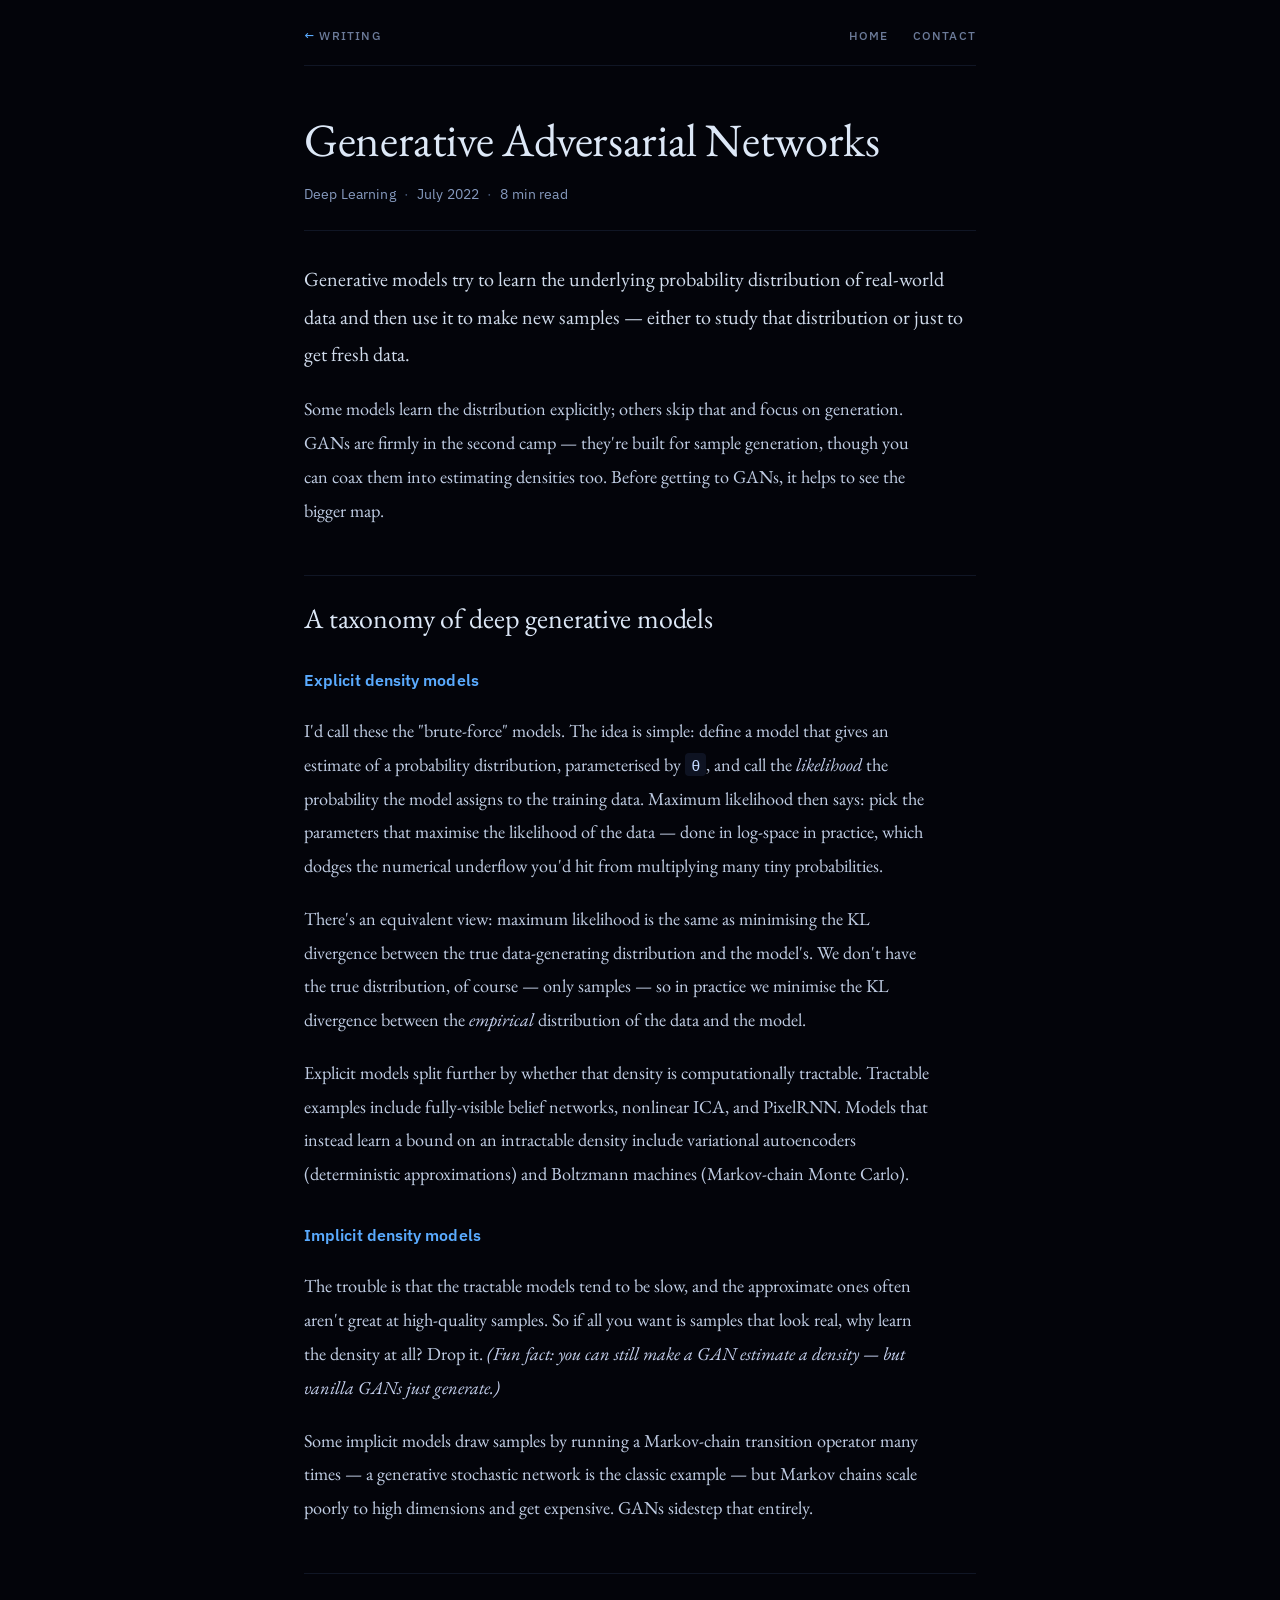
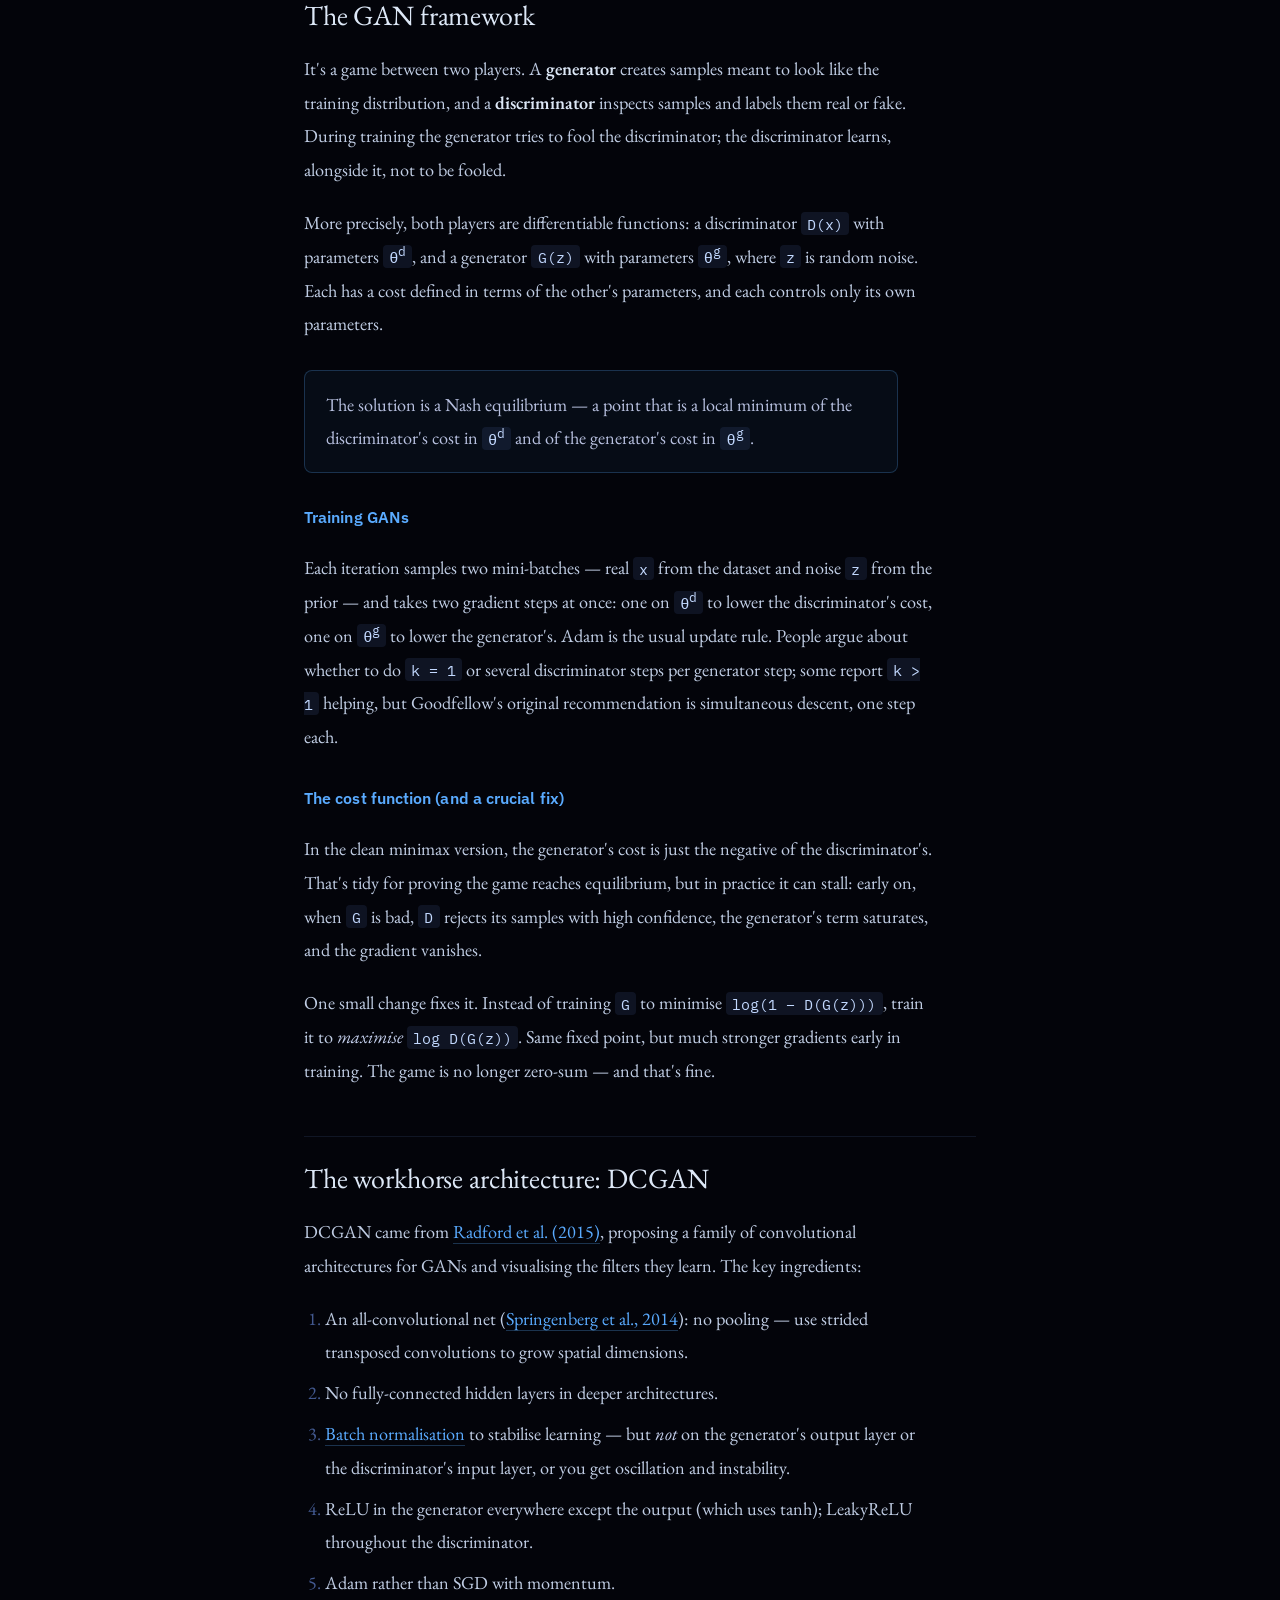
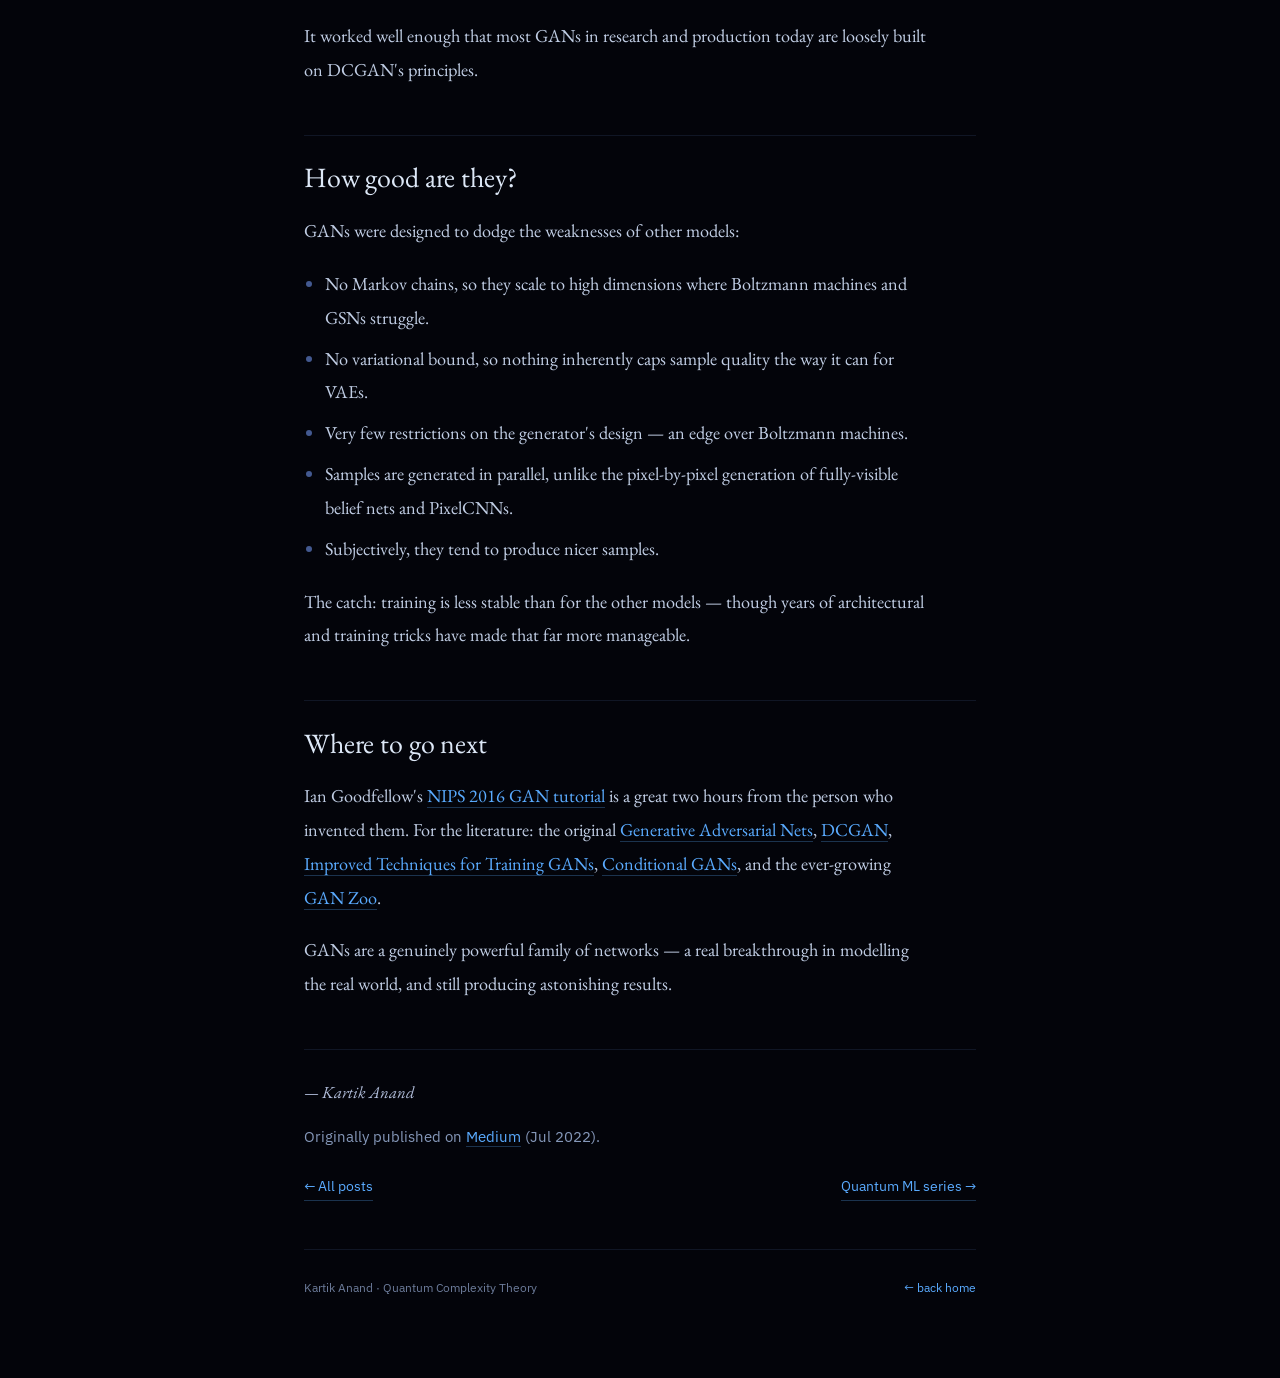
<file: blog-gans.html>
<!DOCTYPE html>
<html lang="en">
<head>
<meta charset="UTF-8">
<meta name="viewport" content="width=device-width, initial-scale=1.0">
<title>Generative Adversarial Networks — Kartik Anand</title>
<meta name="description" content="Where GANs sit among generative models, the adversarial game, training, and DCGAN.">
<link rel="preconnect" href="https://fonts.googleapis.com">
<link rel="preconnect" href="https://fonts.gstatic.com" crossorigin>
<link href="https://fonts.googleapis.com/css2?family=EB+Garamond:ital,wght@0,400;0,500;0,600;1,400;1,500&family=IBM+Plex+Sans:ital,wght@0,300;0,400;0,500;0,600;1,400&family=IBM+Plex+Mono:wght@400;500&display=swap" rel="stylesheet">
<link rel="stylesheet" href="blog.css">
<link rel="icon" href="data:image/svg+xml,%3Csvg xmlns='http://www.w3.org/2000/svg' viewBox='0 0 32 32'%3E%3Ccircle cx='16' cy='16' r='15' fill='%2303040a'/%3E%3Cpath d='M9 10h14M9 16h14M9 22h9' stroke='%235aabff' stroke-width='2' stroke-linecap='round'/%3E%3C/svg%3E">
</head>
<body>
<a class="skip-link" href="#main">Skip to content</a>
<div class="wrapper">

  <div class="topbar">
    <a class="home-link" href="blogs.html"><span>&larr;</span> Writing</a>
    <nav aria-label="Secondary">
      <a href="index.html">Home</a>
      <a href="mailto:Kartik.anand@tuhh.de">Contact</a>
    </nav>
  </div>

  <div class="article-head">
    <h1>Generative Adversarial Networks</h1>
    <div class="meta"><span>Deep Learning</span><span class="dot">&middot;</span><span>July 2022</span><span class="dot">&middot;</span><span>8 min read</span></div>
  </div>

  <article id="main">
    <p class="lead">Generative models try to learn the underlying probability distribution of real-world data and then use it to make new samples — either to study that distribution or just to get fresh data.</p>

    <p>Some models learn the distribution explicitly; others skip that and focus on generation. GANs are firmly in the second camp — they're built for sample generation, though you can coax them into estimating densities too. Before getting to GANs, it helps to see the bigger map.</p>

    <h2>A taxonomy of deep generative models</h2>

    <h3>Explicit density models</h3>
    <p>I'd call these the "brute-force" models. The idea is simple: define a model that gives an estimate of a probability distribution, parameterised by <code>&theta;</code>, and call the <em>likelihood</em> the probability the model assigns to the training data. Maximum likelihood then says: pick the parameters that maximise the likelihood of the data — done in log-space in practice, which dodges the numerical underflow you'd hit from multiplying many tiny probabilities.</p>
    <p>There's an equivalent view: maximum likelihood is the same as minimising the KL divergence between the true data-generating distribution and the model's. We don't have the true distribution, of course — only samples — so in practice we minimise the KL divergence between the <em>empirical</em> distribution of the data and the model.</p>
    <p>Explicit models split further by whether that density is computationally tractable. Tractable examples include fully-visible belief networks, nonlinear ICA, and PixelRNN. Models that instead learn a bound on an intractable density include variational autoencoders (deterministic approximations) and Boltzmann machines (Markov-chain Monte Carlo).</p>

    <h3>Implicit density models</h3>
    <p>The trouble is that the tractable models tend to be slow, and the approximate ones often aren't great at high-quality samples. So if all you want is samples that look real, why learn the density at all? Drop it. <em>(Fun fact: you can still make a GAN estimate a density — but vanilla GANs just generate.)</em></p>
    <p>Some implicit models draw samples by running a Markov-chain transition operator many times — a generative stochastic network is the classic example — but Markov chains scale poorly to high dimensions and get expensive. GANs sidestep that entirely.</p>

    <h2>The GAN framework</h2>
    <p>It's a game between two players. A <strong>generator</strong> creates samples meant to look like the training distribution, and a <strong>discriminator</strong> inspects samples and labels them real or fake. During training the generator tries to fool the discriminator; the discriminator learns, alongside it, not to be fooled.</p>
    <p>More precisely, both players are differentiable functions: a discriminator <code>D(x)</code> with parameters <code>&theta;<sup>d</sup></code>, and a generator <code>G(z)</code> with parameters <code>&theta;<sup>g</sup></code>, where <code>z</code> is random noise. Each has a cost defined in terms of the other's parameters, and each controls only its own parameters.</p>
    <blockquote class="def">The solution is a Nash equilibrium — a point that is a local minimum of the discriminator's cost in <code>&theta;<sup>d</sup></code> and of the generator's cost in <code>&theta;<sup>g</sup></code>.</blockquote>

    <h3>Training GANs</h3>
    <p>Each iteration samples two mini-batches — real <code>x</code> from the dataset and noise <code>z</code> from the prior — and takes two gradient steps at once: one on <code>&theta;<sup>d</sup></code> to lower the discriminator's cost, one on <code>&theta;<sup>g</sup></code> to lower the generator's. Adam is the usual update rule. People argue about whether to do <code>k = 1</code> or several discriminator steps per generator step; some report <code>k &gt; 1</code> helping, but Goodfellow's original recommendation is simultaneous descent, one step each.</p>

    <h3>The cost function (and a crucial fix)</h3>
    <p>In the clean minimax version, the generator's cost is just the negative of the discriminator's. That's tidy for proving the game reaches equilibrium, but in practice it can stall: early on, when <code>G</code> is bad, <code>D</code> rejects its samples with high confidence, the generator's term saturates, and the gradient vanishes.</p>
    <p>One small change fixes it. Instead of training <code>G</code> to minimise <code>log(1 &minus; D(G(z)))</code>, train it to <em>maximise</em> <code>log D(G(z))</code>. Same fixed point, but much stronger gradients early in training. The game is no longer zero-sum — and that's fine.</p>

    <h2>The workhorse architecture: DCGAN</h2>
    <p>DCGAN came from <a href="https://arxiv.org/abs/1511.06434" target="_blank" rel="noopener">Radford et al. (2015)</a>, proposing a family of convolutional architectures for GANs and visualising the filters they learn. The key ingredients:</p>
    <ol>
      <li>An all-convolutional net (<a href="https://arxiv.org/abs/1412.6806" target="_blank" rel="noopener">Springenberg et al., 2014</a>): no pooling — use strided transposed convolutions to grow spatial dimensions.</li>
      <li>No fully-connected hidden layers in deeper architectures.</li>
      <li><a href="https://arxiv.org/abs/1502.03167" target="_blank" rel="noopener">Batch normalisation</a> to stabilise learning — but <em>not</em> on the generator's output layer or the discriminator's input layer, or you get oscillation and instability.</li>
      <li>ReLU in the generator everywhere except the output (which uses tanh); LeakyReLU throughout the discriminator.</li>
      <li>Adam rather than SGD with momentum.</li>
    </ol>
    <p>It worked well enough that most GANs in research and production today are loosely built on DCGAN's principles.</p>

    <h2>How good are they?</h2>
    <p>GANs were designed to dodge the weaknesses of other models:</p>
    <ul>
      <li>No Markov chains, so they scale to high dimensions where Boltzmann machines and GSNs struggle.</li>
      <li>No variational bound, so nothing inherently caps sample quality the way it can for VAEs.</li>
      <li>Very few restrictions on the generator's design — an edge over Boltzmann machines.</li>
      <li>Samples are generated in parallel, unlike the pixel-by-pixel generation of fully-visible belief nets and PixelCNNs.</li>
      <li>Subjectively, they tend to produce nicer samples.</li>
    </ul>
    <p>The catch: training is less stable than for the other models — though years of architectural and training tricks have made that far more manageable.</p>

    <h2>Where to go next</h2>
    <p>Ian Goodfellow's <a href="https://www.youtube.com/watch?v=HGYYEUSm-0Q" target="_blank" rel="noopener">NIPS 2016 GAN tutorial</a> is a great two hours from the person who invented them. For the literature: the original <a href="https://arxiv.org/abs/1406.2661" target="_blank" rel="noopener">Generative Adversarial Nets</a>, <a href="https://arxiv.org/abs/1511.06434" target="_blank" rel="noopener">DCGAN</a>, <a href="https://arxiv.org/abs/1606.03498" target="_blank" rel="noopener">Improved Techniques for Training GANs</a>, <a href="https://arxiv.org/abs/1411.1784" target="_blank" rel="noopener">Conditional GANs</a>, and the ever-growing <a href="https://github.com/hindupuravinash/the-gan-zoo" target="_blank" rel="noopener">GAN Zoo</a>.</p>
    <p>GANs are a genuinely powerful family of networks — a real breakthrough in modelling the real world, and still producing astonishing results.</p>

    <div class="article-foot">
      <div class="sig">— Kartik Anand</div>
      <div>Originally published on <a href="https://medium.com/@kartikhanand/generative-adversarial-networks-82b93f223e69" target="_blank" rel="noopener">Medium</a> (Jul 2022).</div>
      <div class="next-prev">
        <a href="blogs.html">&larr; All posts</a>
        <a href="blog-qml-intro.html">Quantum ML series &rarr;</a>
      </div>
    </div>
  </article>

  <footer>
    <span>Kartik Anand &middot; Quantum Complexity Theory</span>
    <span><a href="index.html">&larr; back home</a></span>
  </footer>

</div>
</body>
</html>
</file>
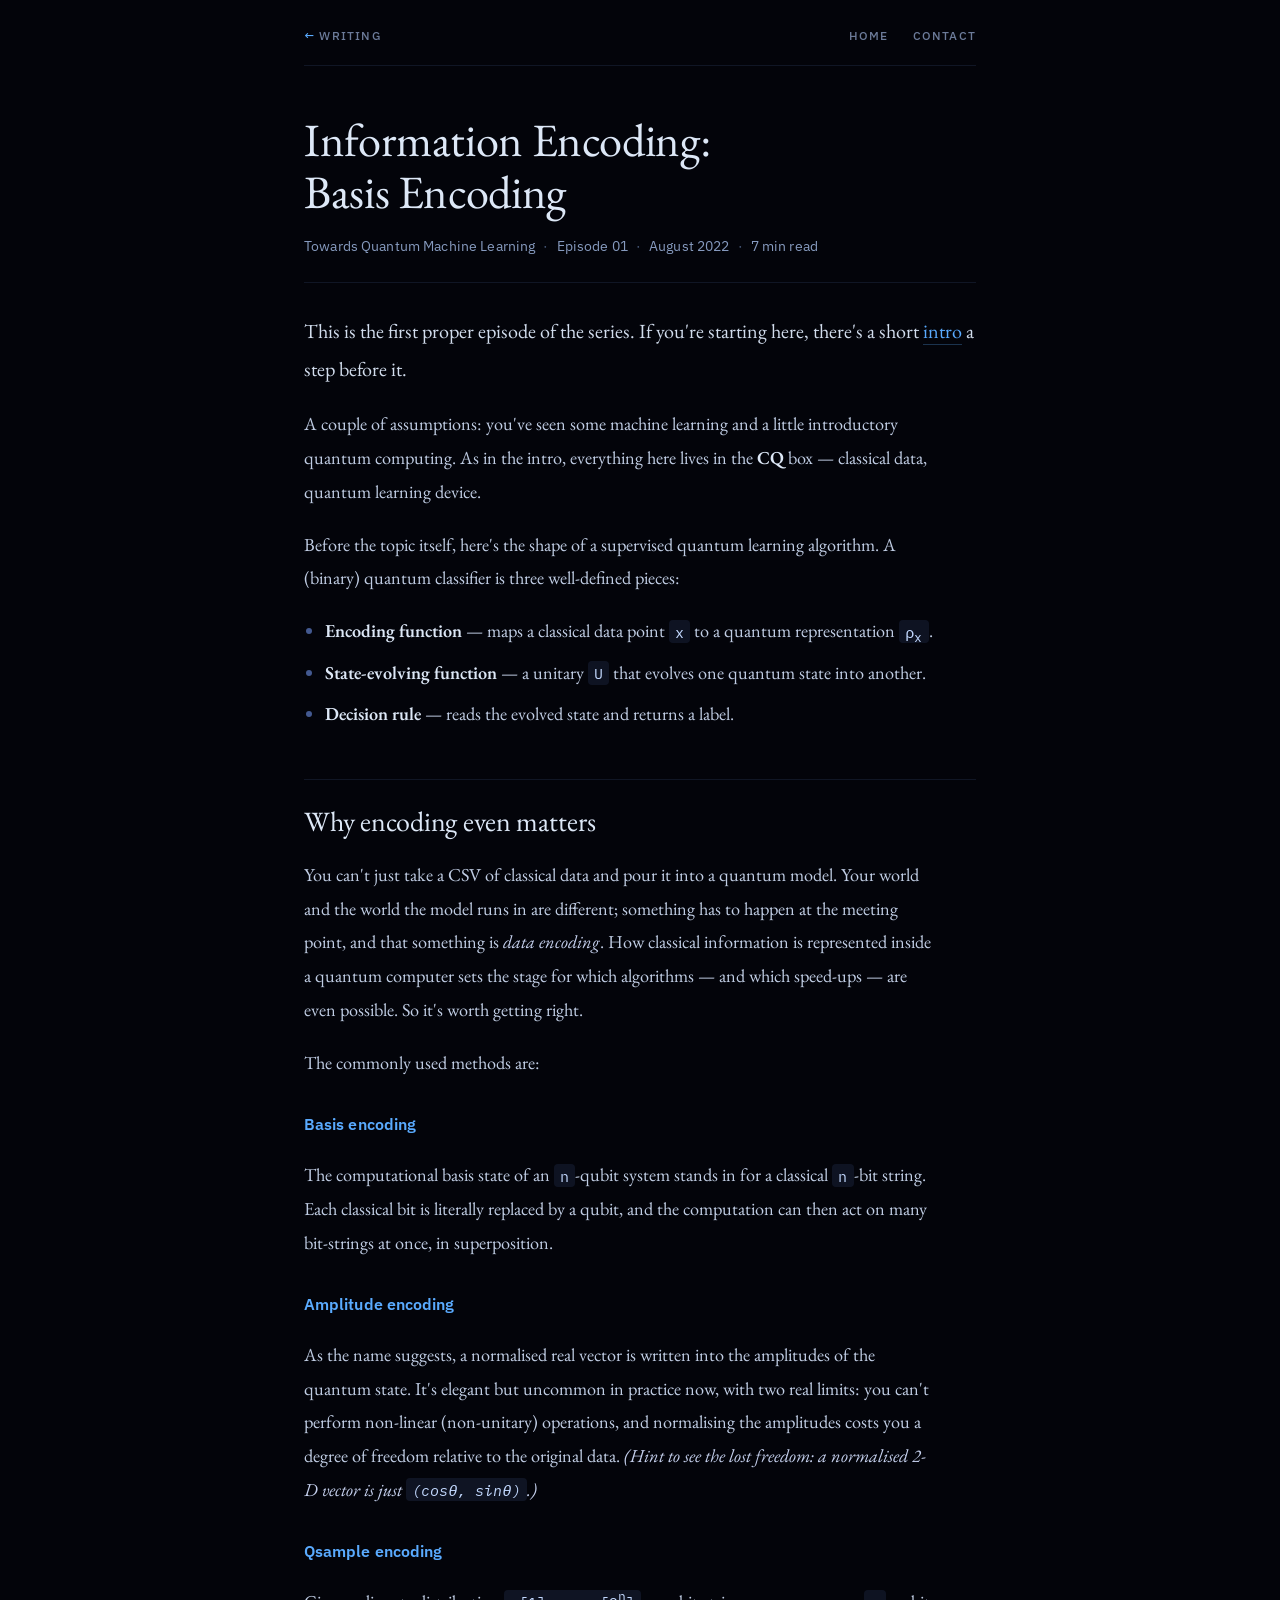
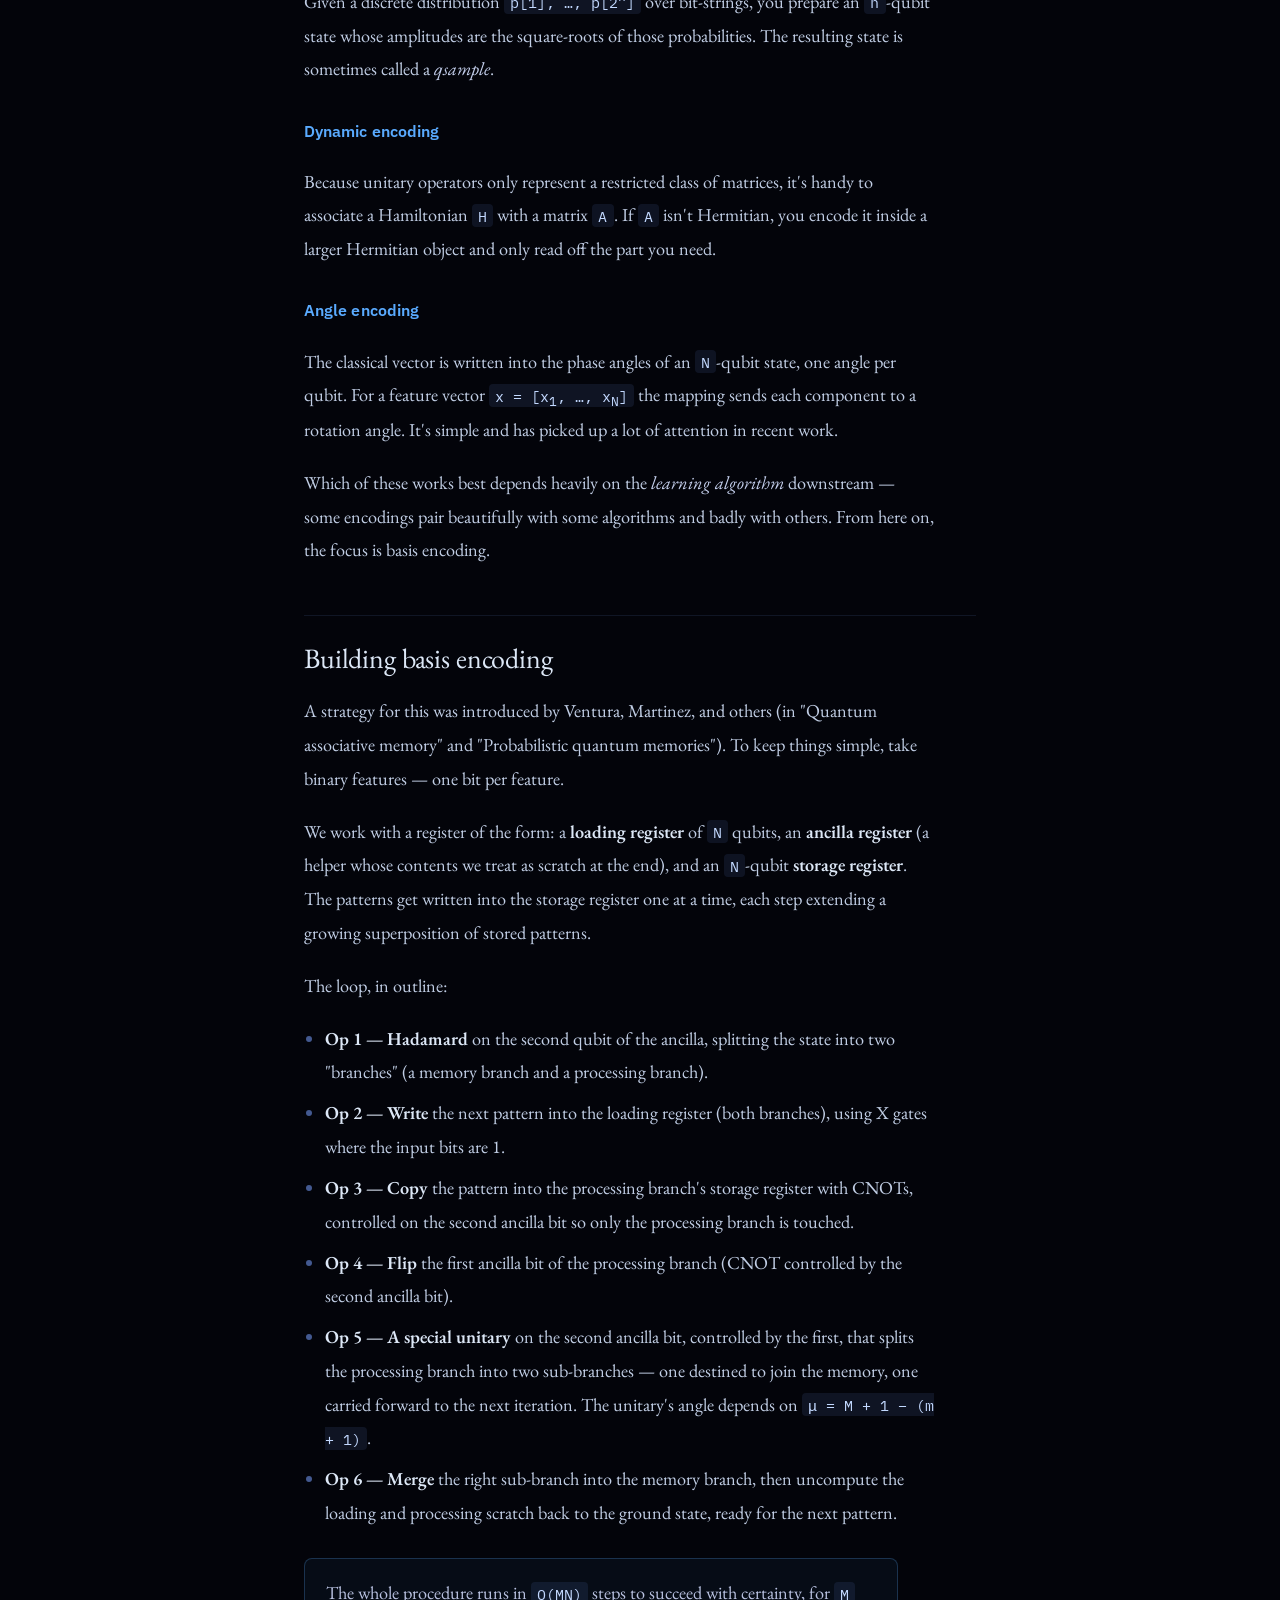
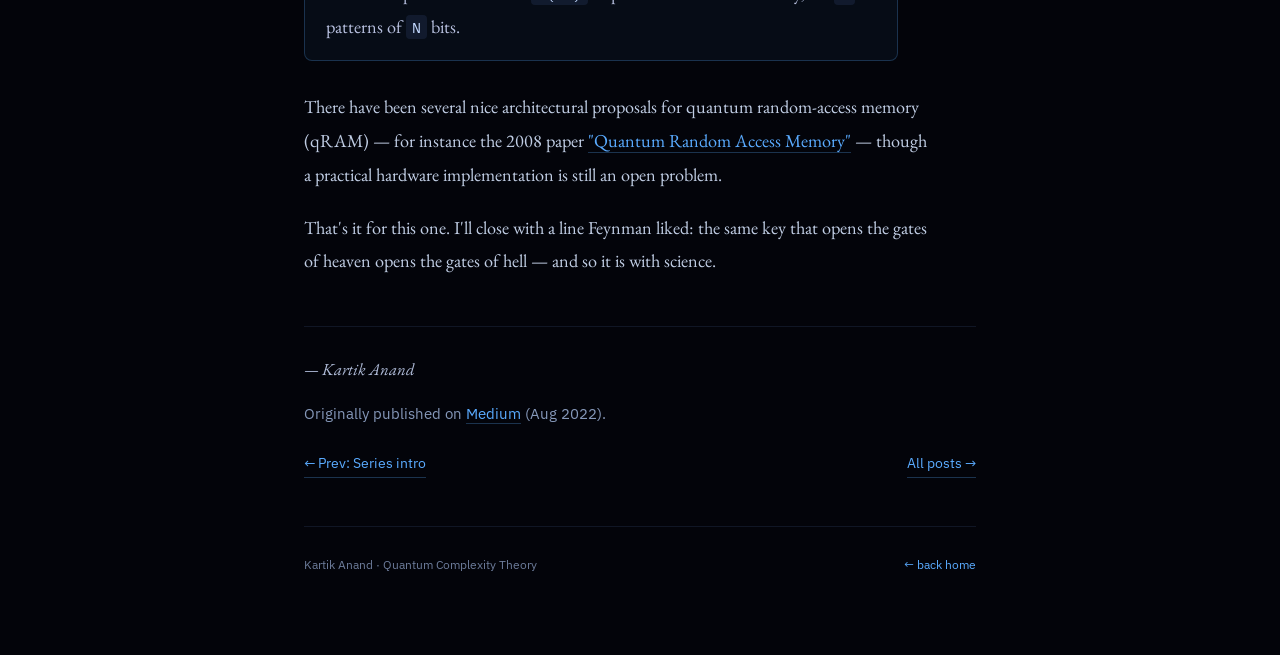
<file: blog-qml-basis-encoding.html>
<!DOCTYPE html>
<html lang="en">
<head>
<meta charset="UTF-8">
<meta name="viewport" content="width=device-width, initial-scale=1.0">
<title>Information Encoding: Basis Encoding — Kartik Anand</title>
<meta name="description" content="How classical data is loaded into qubits, and a step-by-step construction of basis encoding.">
<link rel="preconnect" href="https://fonts.googleapis.com">
<link rel="preconnect" href="https://fonts.gstatic.com" crossorigin>
<link href="https://fonts.googleapis.com/css2?family=EB+Garamond:ital,wght@0,400;0,500;0,600;1,400;1,500&family=IBM+Plex+Sans:ital,wght@0,300;0,400;0,500;0,600;1,400&family=IBM+Plex+Mono:wght@400;500&display=swap" rel="stylesheet">
<link rel="stylesheet" href="blog.css">
<link rel="icon" href="data:image/svg+xml,%3Csvg xmlns='http://www.w3.org/2000/svg' viewBox='0 0 32 32'%3E%3Ccircle cx='16' cy='16' r='15' fill='%2303040a'/%3E%3Cpath d='M9 10h14M9 16h14M9 22h9' stroke='%235aabff' stroke-width='2' stroke-linecap='round'/%3E%3C/svg%3E">
</head>
<body>
<a class="skip-link" href="#main">Skip to content</a>
<div class="wrapper">

  <div class="topbar">
    <a class="home-link" href="blogs.html"><span>&larr;</span> Writing</a>
    <nav aria-label="Secondary">
      <a href="index.html">Home</a>
      <a href="mailto:Kartik.anand@tuhh.de">Contact</a>
    </nav>
  </div>

  <div class="article-head">
    <h1>Information Encoding: Basis Encoding</h1>
    <div class="meta"><span>Towards Quantum Machine Learning</span><span class="dot">&middot;</span><span>Episode 01</span><span class="dot">&middot;</span><span>August 2022</span><span class="dot">&middot;</span><span>7 min read</span></div>
  </div>

  <article id="main">
    <p class="lead">This is the first proper episode of the series. If you're starting here, there's a short <a href="blog-qml-intro.html">intro</a> a step before it.</p>

    <p>A couple of assumptions: you've seen some machine learning and a little introductory quantum computing. As in the intro, everything here lives in the <strong>CQ</strong> box — classical data, quantum learning device.</p>

    <p>Before the topic itself, here's the shape of a supervised quantum learning algorithm. A (binary) quantum classifier is three well-defined pieces:</p>
    <ul>
      <li><strong>Encoding function</strong> — maps a classical data point <code>x</code> to a quantum representation <code>&rho;<sub>x</sub></code>.</li>
      <li><strong>State-evolving function</strong> — a unitary <code>U</code> that evolves one quantum state into another.</li>
      <li><strong>Decision rule</strong> — reads the evolved state and returns a label.</li>
    </ul>

    <h2>Why encoding even matters</h2>
    <p>You can't just take a CSV of classical data and pour it into a quantum model. Your world and the world the model runs in are different; something has to happen at the meeting point, and that something is <em>data encoding</em>. How classical information is represented inside a quantum computer sets the stage for which algorithms — and which speed-ups — are even possible. So it's worth getting right.</p>

    <p>The commonly used methods are:</p>

    <h3>Basis encoding</h3>
    <p>The computational basis state of an <code>n</code>-qubit system stands in for a classical <code>n</code>-bit string. Each classical bit is literally replaced by a qubit, and the computation can then act on many bit-strings at once, in superposition.</p>

    <h3>Amplitude encoding</h3>
    <p>As the name suggests, a normalised real vector is written into the amplitudes of the quantum state. It's elegant but uncommon in practice now, with two real limits: you can't perform non-linear (non-unitary) operations, and normalising the amplitudes costs you a degree of freedom relative to the original data. <em>(Hint to see the lost freedom: a normalised 2-D vector is just <code>(cos&theta;, sin&theta;)</code>.)</em></p>

    <h3>Qsample encoding</h3>
    <p>Given a discrete distribution <code>p[1], &hellip;, p[2<sup>n</sup>]</code> over bit-strings, you prepare an <code>n</code>-qubit state whose amplitudes are the square-roots of those probabilities. The resulting state is sometimes called a <em>qsample</em>.</p>

    <h3>Dynamic encoding</h3>
    <p>Because unitary operators only represent a restricted class of matrices, it's handy to associate a Hamiltonian <code>H</code> with a matrix <code>A</code>. If <code>A</code> isn't Hermitian, you encode it inside a larger Hermitian object and only read off the part you need.</p>

    <h3>Angle encoding</h3>
    <p>The classical vector is written into the phase angles of an <code>N</code>-qubit state, one angle per qubit. For a feature vector <code>x = [x<sub>1</sub>, &hellip;, x<sub>N</sub>]</code> the mapping sends each component to a rotation angle. It's simple and has picked up a lot of attention in recent work.</p>

    <p>Which of these works best depends heavily on the <em>learning algorithm</em> downstream — some encodings pair beautifully with some algorithms and badly with others. From here on, the focus is basis encoding.</p>

    <h2>Building basis encoding</h2>
    <p>A strategy for this was introduced by Ventura, Martinez, and others (in "Quantum associative memory" and "Probabilistic quantum memories"). To keep things simple, take binary features — one bit per feature.</p>

    <p>We work with a register of the form: a <strong>loading register</strong> of <code>N</code> qubits, an <strong>ancilla register</strong> (a helper whose contents we treat as scratch at the end), and an <code>N</code>-qubit <strong>storage register</strong>. The patterns get written into the storage register one at a time, each step extending a growing superposition of stored patterns.</p>

    <p>The loop, in outline:</p>
    <ul>
      <li><strong>Op 1 — Hadamard</strong> on the second qubit of the ancilla, splitting the state into two "branches" (a memory branch and a processing branch).</li>
      <li><strong>Op 2 — Write</strong> the next pattern into the loading register (both branches), using X gates where the input bits are 1.</li>
      <li><strong>Op 3 — Copy</strong> the pattern into the processing branch's storage register with CNOTs, controlled on the second ancilla bit so only the processing branch is touched.</li>
      <li><strong>Op 4 — Flip</strong> the first ancilla bit of the processing branch (CNOT controlled by the second ancilla bit).</li>
      <li><strong>Op 5 — A special unitary</strong> on the second ancilla bit, controlled by the first, that splits the processing branch into two sub-branches — one destined to join the memory, one carried forward to the next iteration. The unitary's angle depends on <code>&mu; = M + 1 &minus; (m + 1)</code>.</li>
      <li><strong>Op 6 — Merge</strong> the right sub-branch into the memory branch, then uncompute the loading and processing scratch back to the ground state, ready for the next pattern.</li>
    </ul>

    <blockquote class="def">The whole procedure runs in <code>O(MN)</code> steps to succeed with certainty, for <code>M</code> patterns of <code>N</code> bits.</blockquote>

    <p>There have been several nice architectural proposals for quantum random-access memory (qRAM) — for instance the 2008 paper <a href="https://arxiv.org/abs/0708.1879" target="_blank" rel="noopener">"Quantum Random Access Memory"</a> — though a practical hardware implementation is still an open problem.</p>

    <p>That's it for this one. I'll close with a line Feynman liked: the same key that opens the gates of heaven opens the gates of hell — and so it is with science.</p>

    <div class="article-foot">
      <div class="sig">— Kartik Anand</div>
      <div>Originally published on <a href="https://medium.com/@kartikhanand/towards-quantum-machine-learning-ep01-information-encoding-basis-encoding-d649ea08f731" target="_blank" rel="noopener">Medium</a> (Aug 2022).</div>
      <div class="next-prev">
        <a href="blog-qml-intro.html">&larr; Prev: Series intro</a>
        <a href="blogs.html">All posts &rarr;</a>
      </div>
    </div>
  </article>

  <footer>
    <span>Kartik Anand &middot; Quantum Complexity Theory</span>
    <span><a href="index.html">&larr; back home</a></span>
  </footer>

</div>
</body>
</html>
</file>
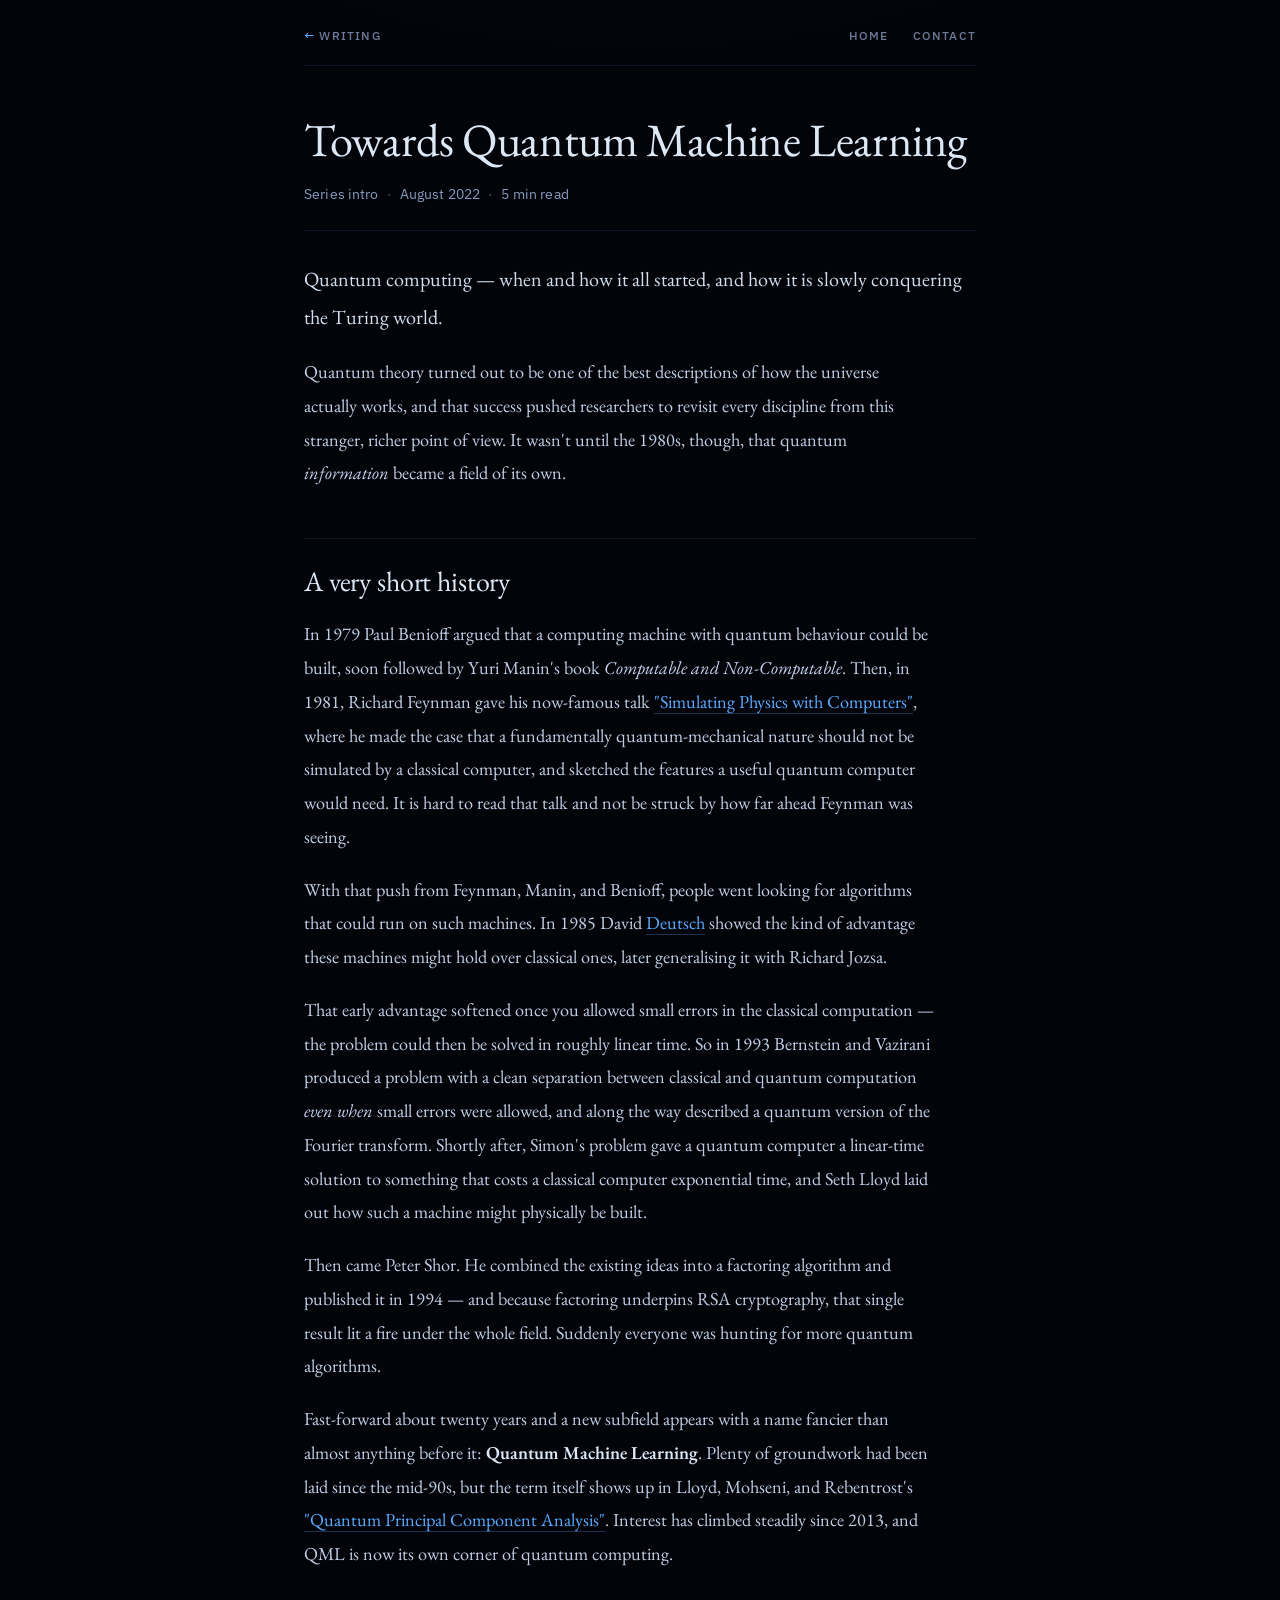
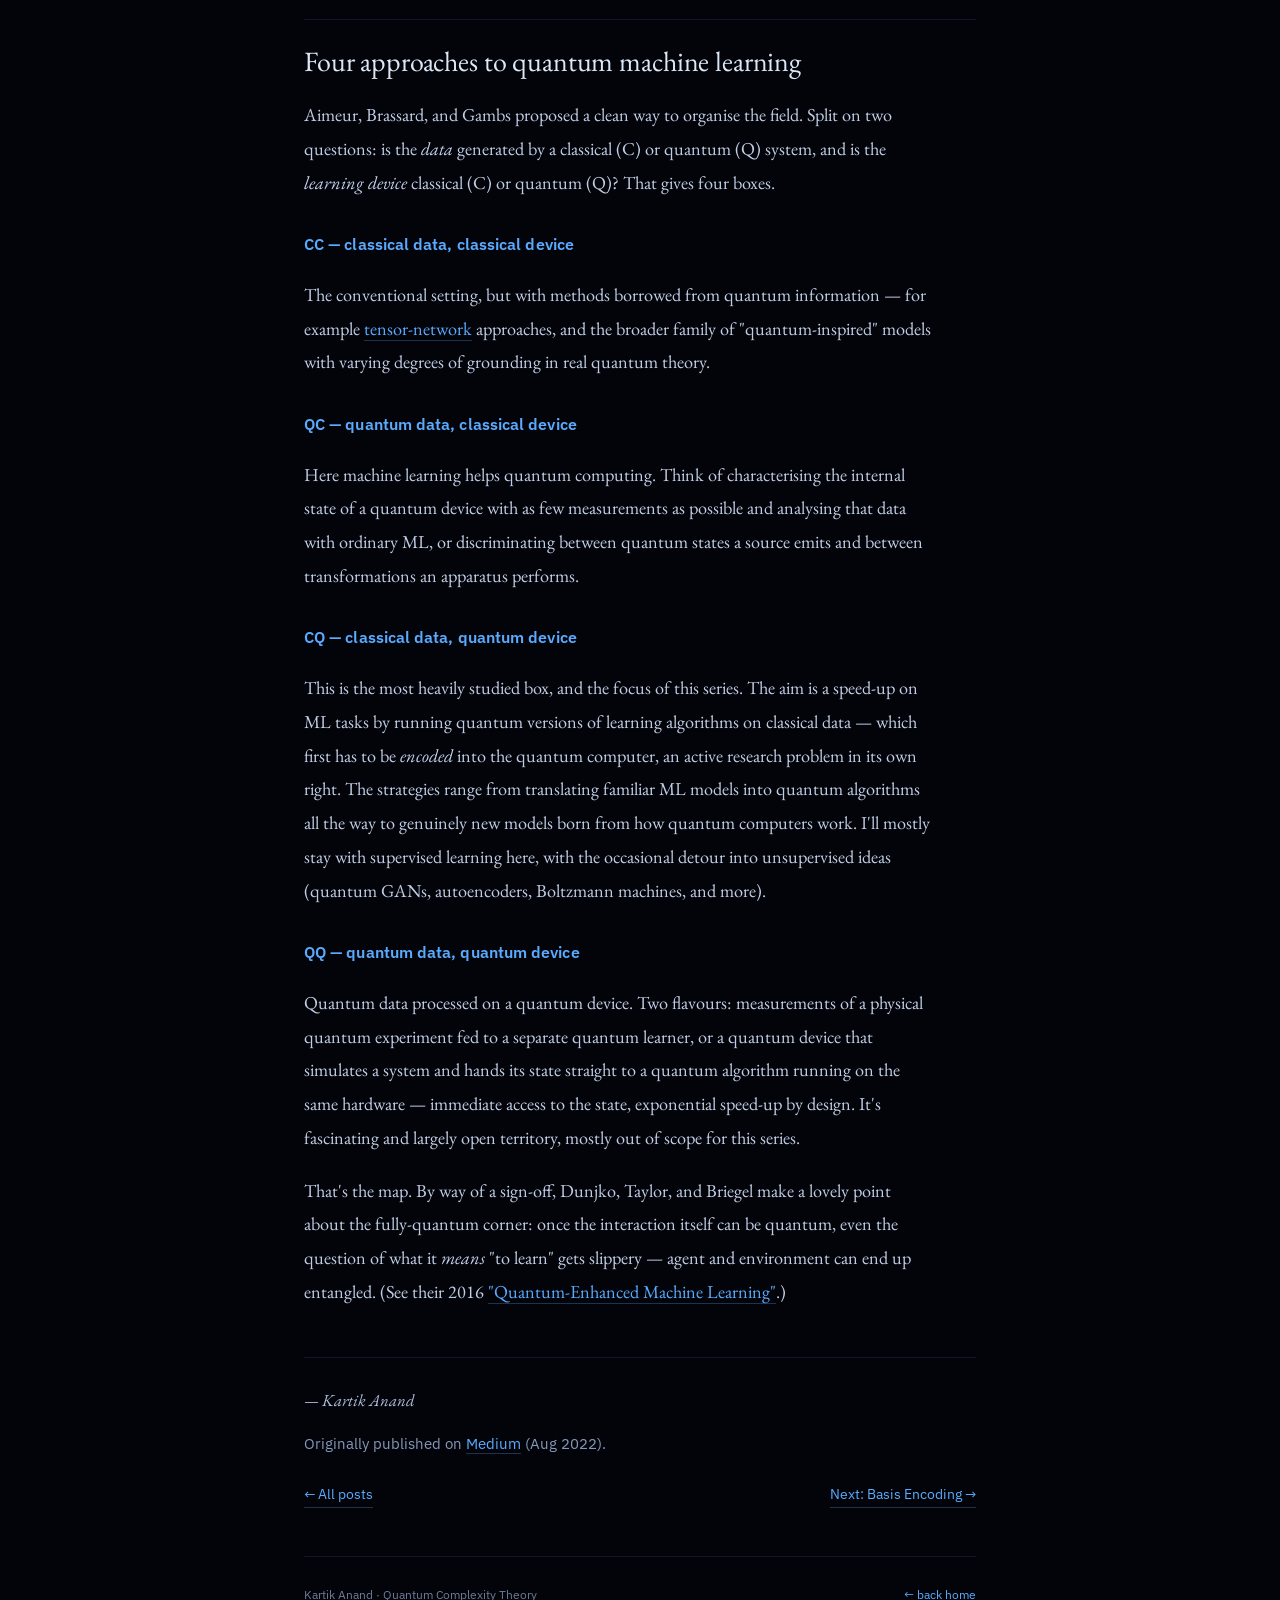
<file: blog-qml-intro.html>
<!DOCTYPE html>
<html lang="en">
<head>
<meta charset="UTF-8">
<meta name="viewport" content="width=device-width, initial-scale=1.0">
<title>Towards Quantum Machine Learning — Kartik Anand</title>
<meta name="description" content="A short history of quantum computing and the four approaches to quantum machine learning.">
<link rel="preconnect" href="https://fonts.googleapis.com">
<link rel="preconnect" href="https://fonts.gstatic.com" crossorigin>
<link href="https://fonts.googleapis.com/css2?family=EB+Garamond:ital,wght@0,400;0,500;0,600;1,400;1,500&family=IBM+Plex+Sans:ital,wght@0,300;0,400;0,500;0,600;1,400&family=IBM+Plex+Mono:wght@400;500&display=swap" rel="stylesheet">
<link rel="stylesheet" href="blog.css">
<link rel="icon" href="data:image/svg+xml,%3Csvg xmlns='http://www.w3.org/2000/svg' viewBox='0 0 32 32'%3E%3Ccircle cx='16' cy='16' r='15' fill='%2303040a'/%3E%3Cpath d='M9 10h14M9 16h14M9 22h9' stroke='%235aabff' stroke-width='2' stroke-linecap='round'/%3E%3C/svg%3E">
</head>
<body>
<a class="skip-link" href="#main">Skip to content</a>
<div class="wrapper">

  <div class="topbar">
    <a class="home-link" href="blogs.html"><span>&larr;</span> Writing</a>
    <nav aria-label="Secondary">
      <a href="index.html">Home</a>
      <a href="mailto:Kartik.anand@tuhh.de">Contact</a>
    </nav>
  </div>

  <div class="article-head">
    <h1>Towards Quantum Machine Learning</h1>
    <div class="meta"><span>Series intro</span><span class="dot">&middot;</span><span>August 2022</span><span class="dot">&middot;</span><span>5 min read</span></div>
  </div>

  <article id="main">
    <p class="lead">Quantum computing — when and how it all started, and how it is slowly conquering the Turing world.</p>

    <p>Quantum theory turned out to be one of the best descriptions of how the universe actually works, and that success pushed researchers to revisit every discipline from this stranger, richer point of view. It wasn't until the 1980s, though, that quantum <em>information</em> became a field of its own.</p>

    <h2>A very short history</h2>
    <p>In 1979 Paul Benioff argued that a computing machine with quantum behaviour could be built, soon followed by Yuri Manin's book <em>Computable and Non-Computable</em>. Then, in 1981, Richard Feynman gave his now-famous talk <a href="https://s2.smu.edu/~mitch/class/5395/papers/feynman-quantum-1981.pdf" target="_blank" rel="noopener">"Simulating Physics with Computers"</a>, where he made the case that a fundamentally quantum-mechanical nature should not be simulated by a classical computer, and sketched the features a useful quantum computer would need. It is hard to read that talk and not be struck by how far ahead Feynman was seeing.</p>

    <p>With that push from Feynman, Manin, and Benioff, people went looking for algorithms that could run on such machines. In 1985 David <a href="https://www.cs.princeton.edu/courses/archive/fall04/cos576/papers/deutsch85.pdf" target="_blank" rel="noopener">Deutsch</a> showed the kind of advantage these machines might hold over classical ones, later generalising it with Richard Jozsa.</p>

    <p>That early advantage softened once you allowed small errors in the classical computation — the problem could then be solved in roughly linear time. So in 1993 Bernstein and Vazirani produced a problem with a clean separation between classical and quantum computation <em>even when</em> small errors were allowed, and along the way described a quantum version of the Fourier transform. Shortly after, Simon's problem gave a quantum computer a linear-time solution to something that costs a classical computer exponential time, and Seth Lloyd laid out how such a machine might physically be built.</p>

    <p>Then came Peter Shor. He combined the existing ideas into a factoring algorithm and published it in 1994 — and because factoring underpins RSA cryptography, that single result lit a fire under the whole field. Suddenly everyone was hunting for more quantum algorithms.</p>

    <p>Fast-forward about twenty years and a new subfield appears with a name fancier than almost anything before it: <strong>Quantum Machine Learning</strong>. Plenty of groundwork had been laid since the mid-90s, but the term itself shows up in Lloyd, Mohseni, and Rebentrost's <a href="https://arxiv.org/abs/1307.0401" target="_blank" rel="noopener">"Quantum Principal Component Analysis"</a>. Interest has climbed steadily since 2013, and QML is now its own corner of quantum computing.</p>

    <h2>Four approaches to quantum machine learning</h2>
    <p>Aimeur, Brassard, and Gambs proposed a clean way to organise the field. Split on two questions: is the <em>data</em> generated by a classical (C) or quantum (Q) system, and is the <em>learning device</em> classical (C) or quantum (Q)? That gives four boxes.</p>

    <h3>CC — classical data, classical device</h3>
    <p>The conventional setting, but with methods borrowed from quantum information — for example <a href="https://arxiv.org/abs/1605.05775" target="_blank" rel="noopener">tensor-network</a> approaches, and the broader family of "quantum-inspired" models with varying degrees of grounding in real quantum theory.</p>

    <h3>QC — quantum data, classical device</h3>
    <p>Here machine learning helps quantum computing. Think of characterising the internal state of a quantum device with as few measurements as possible and analysing that data with ordinary ML, or discriminating between quantum states a source emits and between transformations an apparatus performs.</p>

    <h3>CQ — classical data, quantum device</h3>
    <p>This is the most heavily studied box, and the focus of this series. The aim is a speed-up on ML tasks by running quantum versions of learning algorithms on classical data — which first has to be <em>encoded</em> into the quantum computer, an active research problem in its own right. The strategies range from translating familiar ML models into quantum algorithms all the way to genuinely new models born from how quantum computers work. I'll mostly stay with supervised learning here, with the occasional detour into unsupervised ideas (quantum GANs, autoencoders, Boltzmann machines, and more).</p>

    <h3>QQ — quantum data, quantum device</h3>
    <p>Quantum data processed on a quantum device. Two flavours: measurements of a physical quantum experiment fed to a separate quantum learner, or a quantum device that simulates a system and hands its state straight to a quantum algorithm running on the same hardware — immediate access to the state, exponential speed-up by design. It's fascinating and largely open territory, mostly out of scope for this series.</p>

    <p>That's the map. By way of a sign-off, Dunjko, Taylor, and Briegel make a lovely point about the fully-quantum corner: once the interaction itself can be quantum, even the question of what it <em>means</em> "to learn" gets slippery — agent and environment can end up entangled. (See their 2016 <a href="https://arxiv.org/abs/1610.08251" target="_blank" rel="noopener">"Quantum-Enhanced Machine Learning"</a>.)</p>

    <div class="article-foot">
      <div class="sig">— Kartik Anand</div>
      <div>Originally published on <a href="https://medium.com/@kartikhanand/towards-quantum-machine-learning-c9f2c8c03d25" target="_blank" rel="noopener">Medium</a> (Aug 2022).</div>
      <div class="next-prev">
        <a href="blogs.html">&larr; All posts</a>
        <a href="blog-qml-basis-encoding.html">Next: Basis Encoding &rarr;</a>
      </div>
    </div>
  </article>

  <footer>
    <span>Kartik Anand &middot; Quantum Complexity Theory</span>
    <span><a href="index.html">&larr; back home</a></span>
  </footer>

</div>
</body>
</html>
</file>
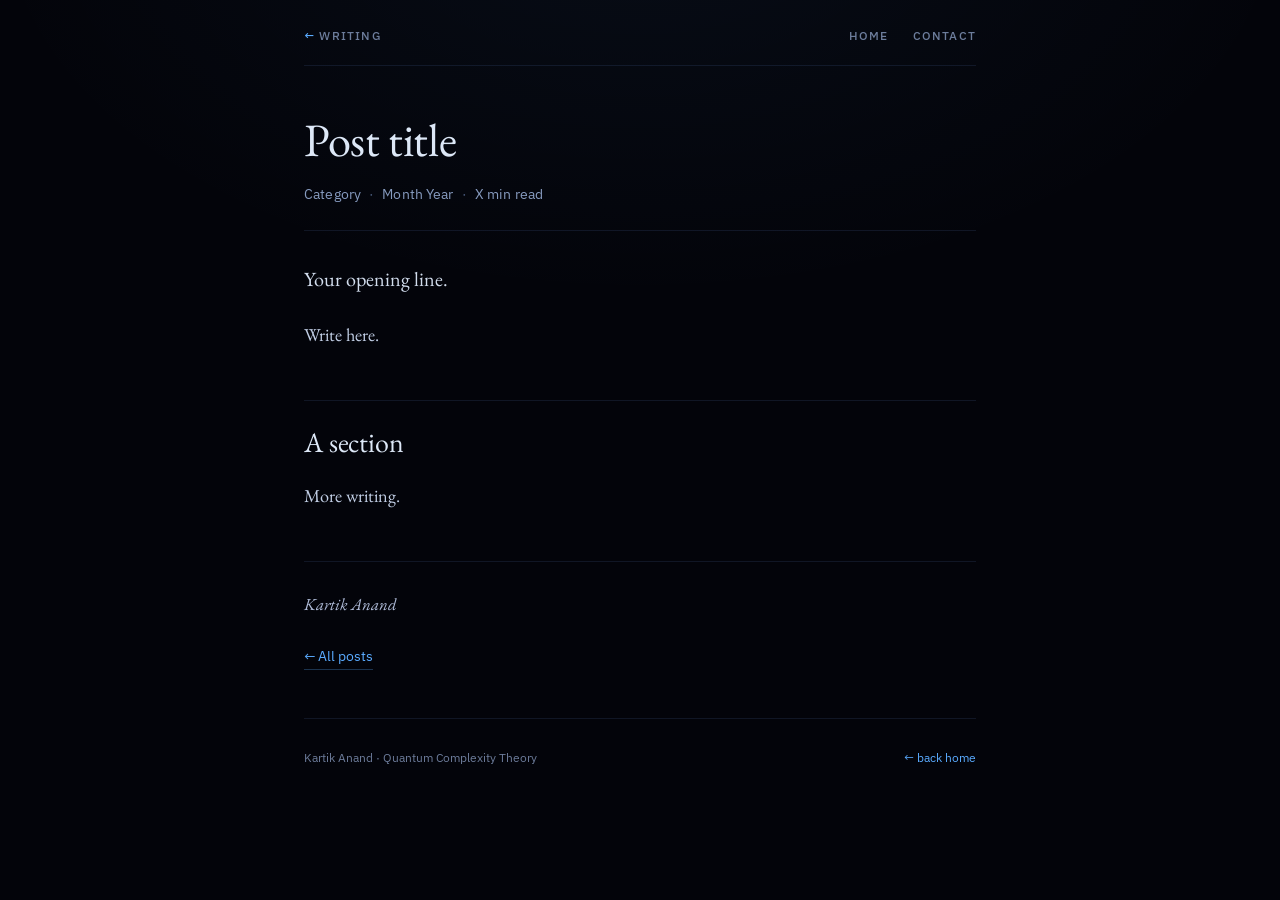
<file: blog-template.html>
<!DOCTYPE html>
<!-- ============================================================
  HOW TO WRITE A NEW POST
  1. Copy this file to blog-your-title.html
  2. Fill in the <title>, h1, and meta line below
  3. Write your post inside <article> ... </article>.
     Building blocks you can use:
       <p class="lead">opening line</p>
       <h2>Section</h2>   <h3>Sub-section</h3>
       <p>paragraph with <a href="...">links</a>, <em>italics</em>, <strong>bold</strong></p>
       <ul><li>bullet</li></ul>   <ol><li>step</li></ol>
       <blockquote>quote</blockquote>   <blockquote class="def">key fact</blockquote>
       <code>inline code</code>
       <div class="formula">E = sum_i J_ij s_i s_j</div>
       <div class="figure-note">[ figure goes here ]</div>
  4. Add an <li> linking to it in the right list in blogs.html

  All styling lives in blog.css. Do not paste a <style> block in here:
  if a post needs a new visual, add it to blog.css so every post gets it.
  ============================================================ -->
<html lang="en">
<head>
<meta charset="UTF-8">
<meta name="viewport" content="width=device-width, initial-scale=1.0">
<title>Post title · Kartik Anand</title>
<meta name="description" content="One sentence describing the post.">
<link rel="preconnect" href="https://fonts.googleapis.com">
<link rel="preconnect" href="https://fonts.gstatic.com" crossorigin>
<link href="https://fonts.googleapis.com/css2?family=EB+Garamond:ital,wght@0,400;0,500;0,600;1,400;1,500&family=IBM+Plex+Sans:ital,wght@0,300;0,400;0,500;0,600;1,400&family=IBM+Plex+Mono:wght@400;500&display=swap" rel="stylesheet">
<link rel="stylesheet" href="blog.css">
<link rel="icon" href="data:image/svg+xml,%3Csvg xmlns='http://www.w3.org/2000/svg' viewBox='0 0 32 32'%3E%3Ccircle cx='16' cy='16' r='15' fill='%2303040a'/%3E%3Cpath d='M9 10h14M9 16h14M9 22h9' stroke='%235aabff' stroke-width='2' stroke-linecap='round'/%3E%3C/svg%3E">
</head>
<body>
<a class="skip-link" href="#main">Skip to content</a>
<div class="wrapper">

  <div class="topbar">
    <a class="home-link" href="blogs.html"><span>&larr;</span> Writing</a>
    <nav aria-label="Secondary">
      <a href="index.html">Home</a>
      <a href="mailto:Kartik.anand@tuhh.de">Contact</a>
    </nav>
  </div>

  <div class="article-head">
    <h1>Post title</h1>
    <div class="meta"><span>Category</span><span class="dot">&middot;</span><span>Month Year</span><span class="dot">&middot;</span><span>X min read</span></div>
  </div>

  <article id="main">
    <p class="lead">Your opening line.</p>
    <p>Write here.</p>
    <h2>A section</h2>
    <p>More writing.</p>

    <div class="article-foot">
      <div class="sig">Kartik Anand</div>
      <div class="next-prev">
        <a href="blogs.html">&larr; All posts</a>
      </div>
    </div>
  </article>

  <footer>
    <span>Kartik Anand &middot; Quantum Complexity Theory</span>
    <span><a href="index.html">&larr; back home</a></span>
  </footer>

</div>
</body>
</html>
</file>
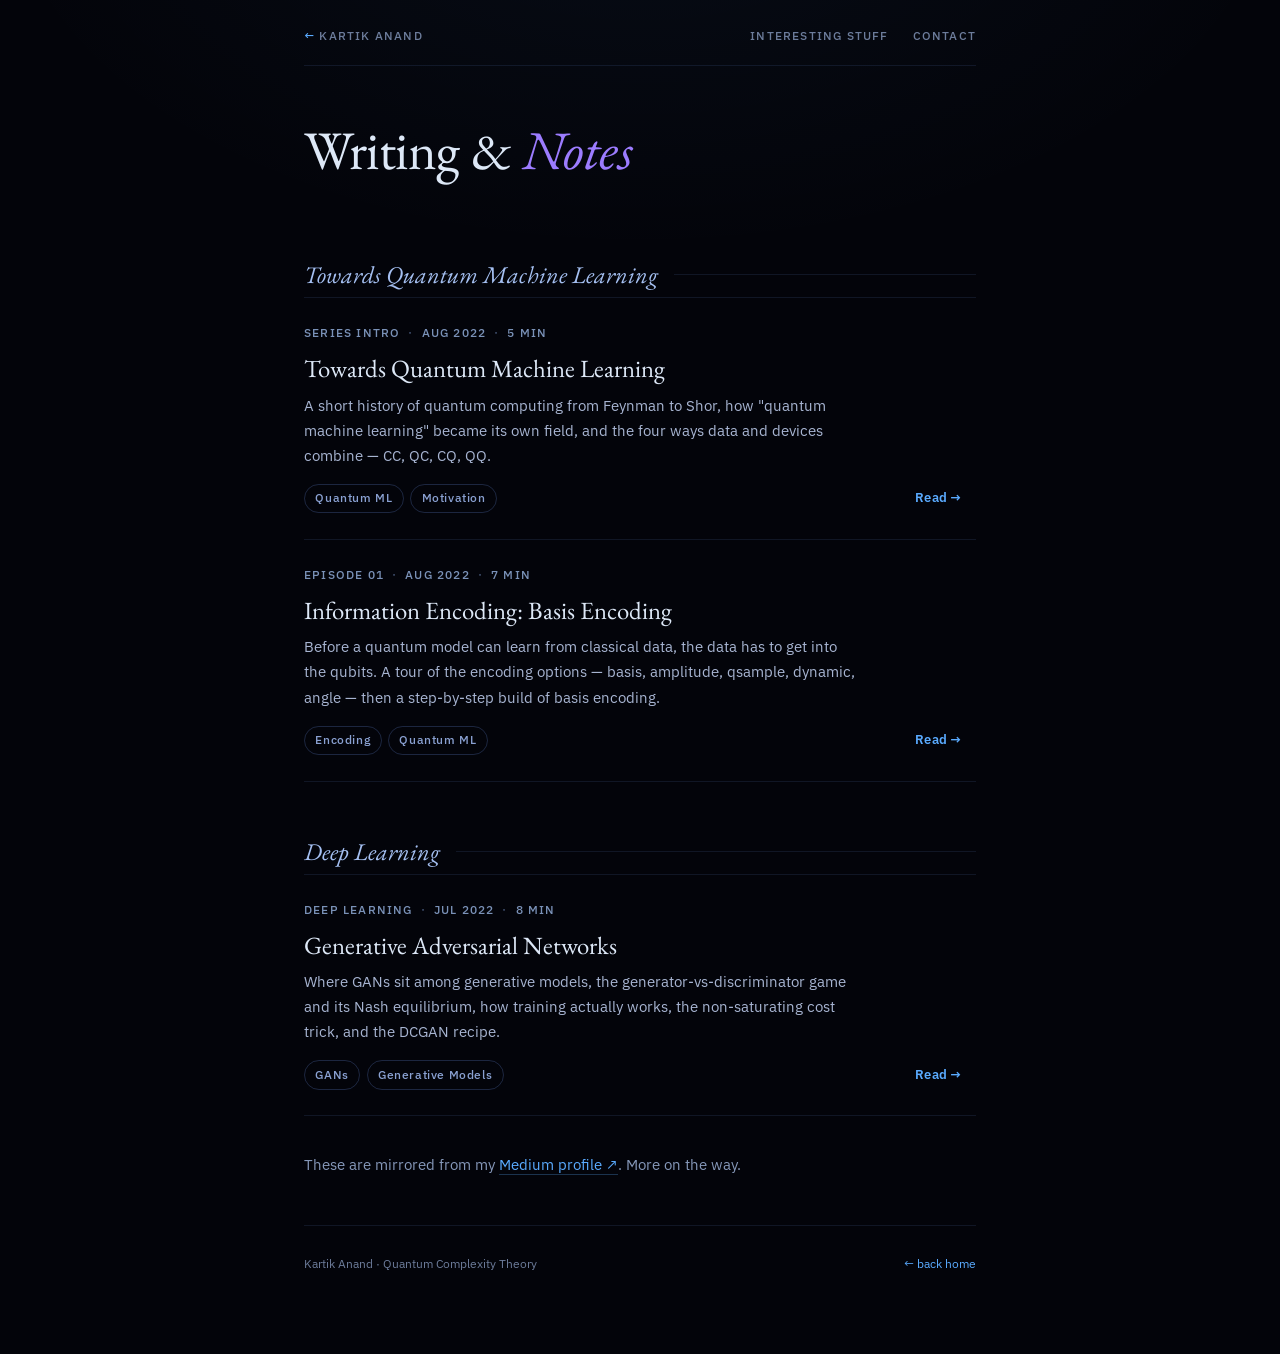
<file: blogs.html>
<!DOCTYPE html>
<html lang="en">
<head>
<meta charset="UTF-8">
<meta name="viewport" content="width=device-width, initial-scale=1.0">
<title>Writing · Kartik Anand</title>
<meta name="description" content="Blog posts by Kartik Anand on quantum computing, machine learning, and deep learning.">
<link rel="canonical" href="https://k-styles.github.io/blogs.html">
<meta property="og:type" content="website">
<meta property="og:title" content="Writing · Kartik Anand">
<meta property="og:description" content="Posts working through quantum and machine-learning ideas.">
<meta property="og:url" content="https://k-styles.github.io/blogs.html">
<link rel="preconnect" href="https://fonts.googleapis.com">
<link rel="preconnect" href="https://fonts.gstatic.com" crossorigin>
<link href="https://fonts.googleapis.com/css2?family=EB+Garamond:ital,wght@0,400;0,500;0,600;1,400;1,500&family=IBM+Plex+Sans:ital,wght@0,300;0,400;0,500;0,600;1,400&family=IBM+Plex+Mono:wght@400;500&display=swap" rel="stylesheet">
<link rel="stylesheet" href="blog.css">
<link rel="icon" href="data:image/svg+xml,%3Csvg xmlns='http://www.w3.org/2000/svg' viewBox='0 0 32 32'%3E%3Ccircle cx='16' cy='16' r='15' fill='%2303040a'/%3E%3Cpath d='M9 10h14M9 16h14M9 22h9' stroke='%235aabff' stroke-width='2' stroke-linecap='round'/%3E%3C/svg%3E">
</head>
<body>
<a class="skip-link" href="#main">Skip to content</a>
<div class="wrapper">

  <div class="topbar">
    <a class="home-link" href="index.html"><span>&larr;</span> Kartik Anand</a>
    <nav aria-label="Secondary">
      <a href="interesting.html">Interesting stuff</a>
      <a href="mailto:Kartik.anand@tuhh.de">Contact</a>
    </nav>
  </div>

  <div class="hero">
    <h1>Writing &amp; <em>Notes</em></h1>
  </div>

  <main id="main">

  <h2 class="series">Towards Quantum Machine Learning</h2>
  <ol class="posts">

    <li>
      <a class="post" href="blog-qml-intro.html">
        <div class="post-meta"><span>Series intro</span><span class="dot">&middot;</span><span>Aug 2022</span><span class="dot">&middot;</span><span>5 min</span></div>
        <h3 class="post-title">Towards Quantum Machine Learning</h3>
        <p class="post-desc">A short history of quantum computing from Feynman to Shor, how "quantum machine learning" became its own field, and the four ways data and devices combine &mdash; CC, QC, CQ, QQ.</p>
        <div class="post-foot">
          <div class="tags"><span class="tag">Quantum ML</span><span class="tag">Motivation</span></div>
          <span class="read-on">Read &rarr;</span>
        </div>
      </a>
    </li>

    <li>
      <a class="post" href="blog-qml-basis-encoding.html">
        <div class="post-meta"><span>Episode 01</span><span class="dot">&middot;</span><span>Aug 2022</span><span class="dot">&middot;</span><span>7 min</span></div>
        <h3 class="post-title">Information Encoding: Basis Encoding</h3>
        <p class="post-desc">Before a quantum model can learn from classical data, the data has to get into the qubits. A tour of the encoding options &mdash; basis, amplitude, qsample, dynamic, angle &mdash; then a step-by-step build of basis encoding.</p>
        <div class="post-foot">
          <div class="tags"><span class="tag">Encoding</span><span class="tag">Quantum ML</span></div>
          <span class="read-on">Read &rarr;</span>
        </div>
      </a>
    </li>

  </ol>

  <h2 class="series">Deep Learning</h2>
  <ol class="posts">

    <li>
      <a class="post" href="blog-gans.html">
        <div class="post-meta"><span>Deep Learning</span><span class="dot">&middot;</span><span>Jul 2022</span><span class="dot">&middot;</span><span>8 min</span></div>
        <h3 class="post-title">Generative Adversarial Networks</h3>
        <p class="post-desc">Where GANs sit among generative models, the generator-vs-discriminator game and its Nash equilibrium, how training actually works, the non-saturating cost trick, and the DCGAN recipe.</p>
        <div class="post-foot">
          <div class="tags"><span class="tag">GANs</span><span class="tag">Generative Models</span></div>
          <span class="read-on">Read &rarr;</span>
        </div>
      </a>
    </li>

  </ol>

  <p class="more">
    These are mirrored from my <a href="https://medium.com/@kartikhanand" target="_blank" rel="noopener">Medium profile &nearr;</a>. More on the way.
  </p>

  </main>

  <footer>
    <span>Kartik Anand &middot; Quantum Complexity Theory</span>
    <span><a href="index.html">&larr; back home</a></span>
  </footer>

</div>
</body>
</html>
</file>
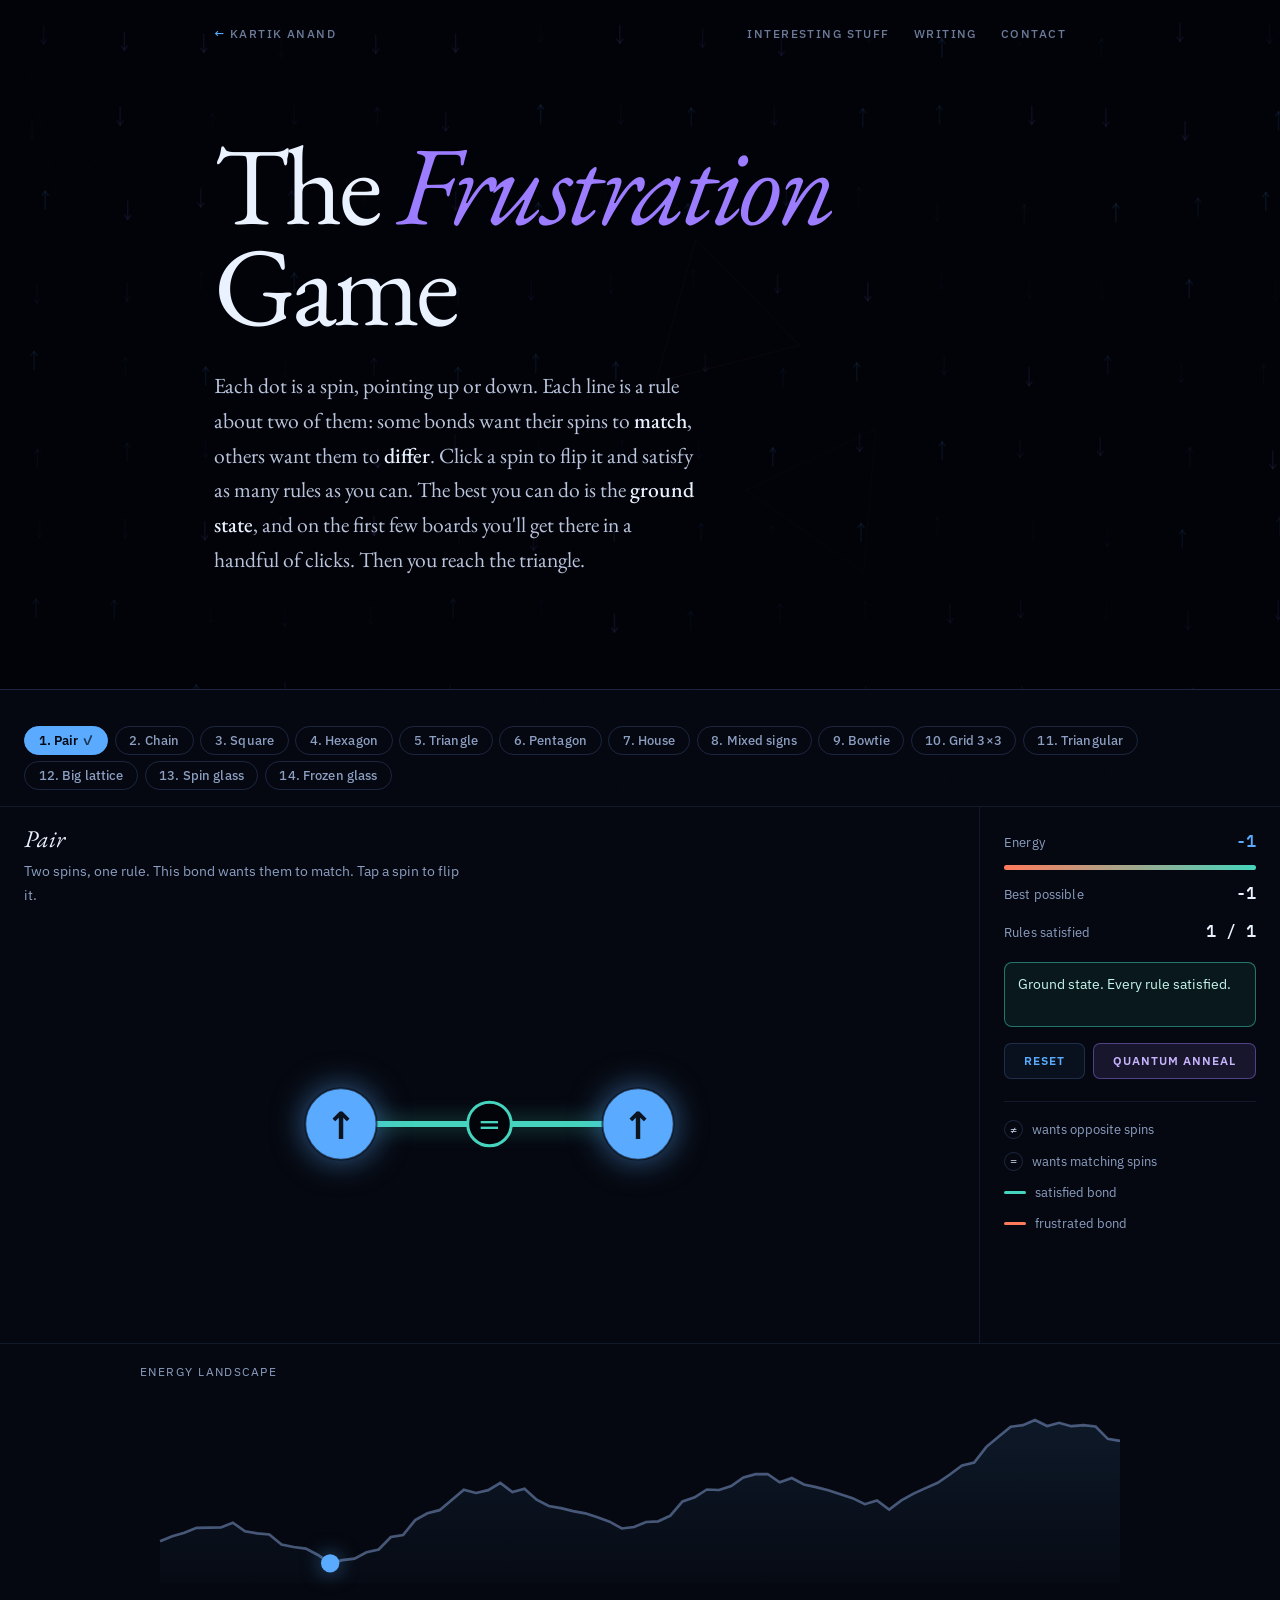
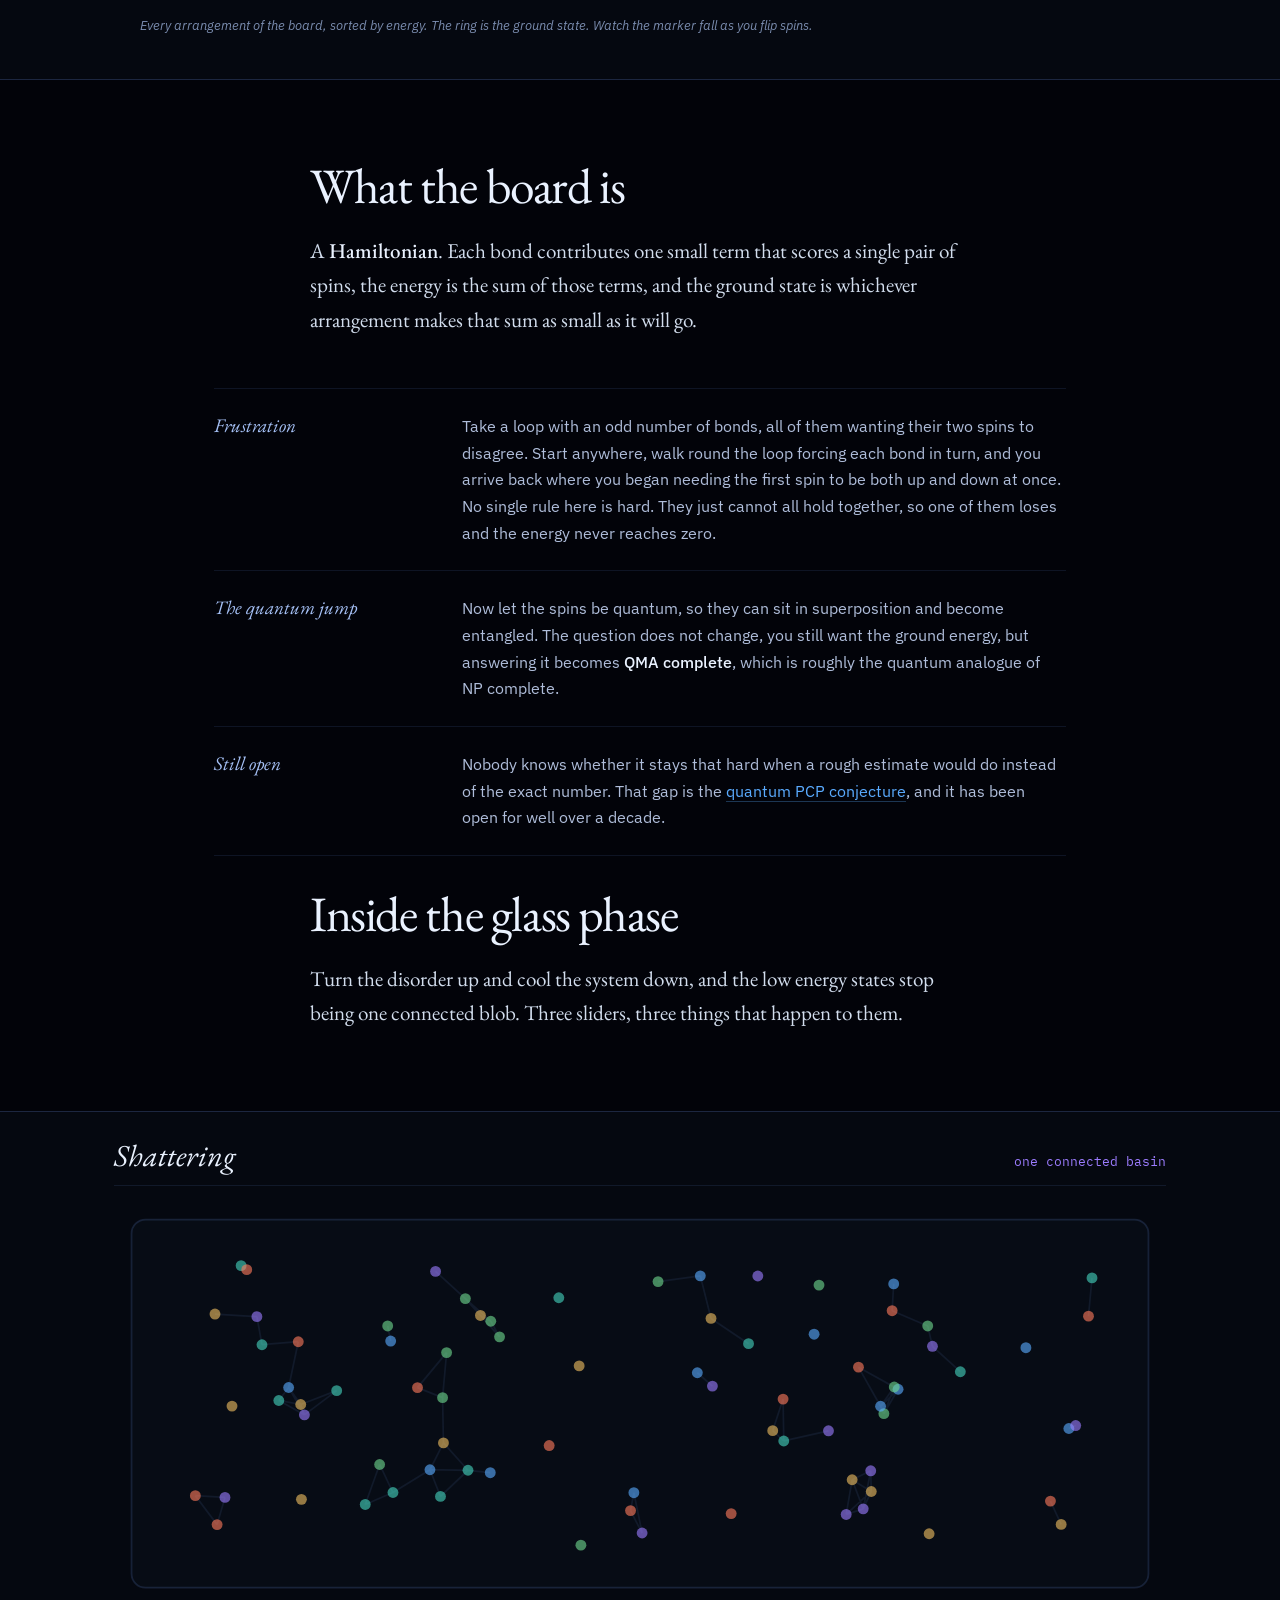
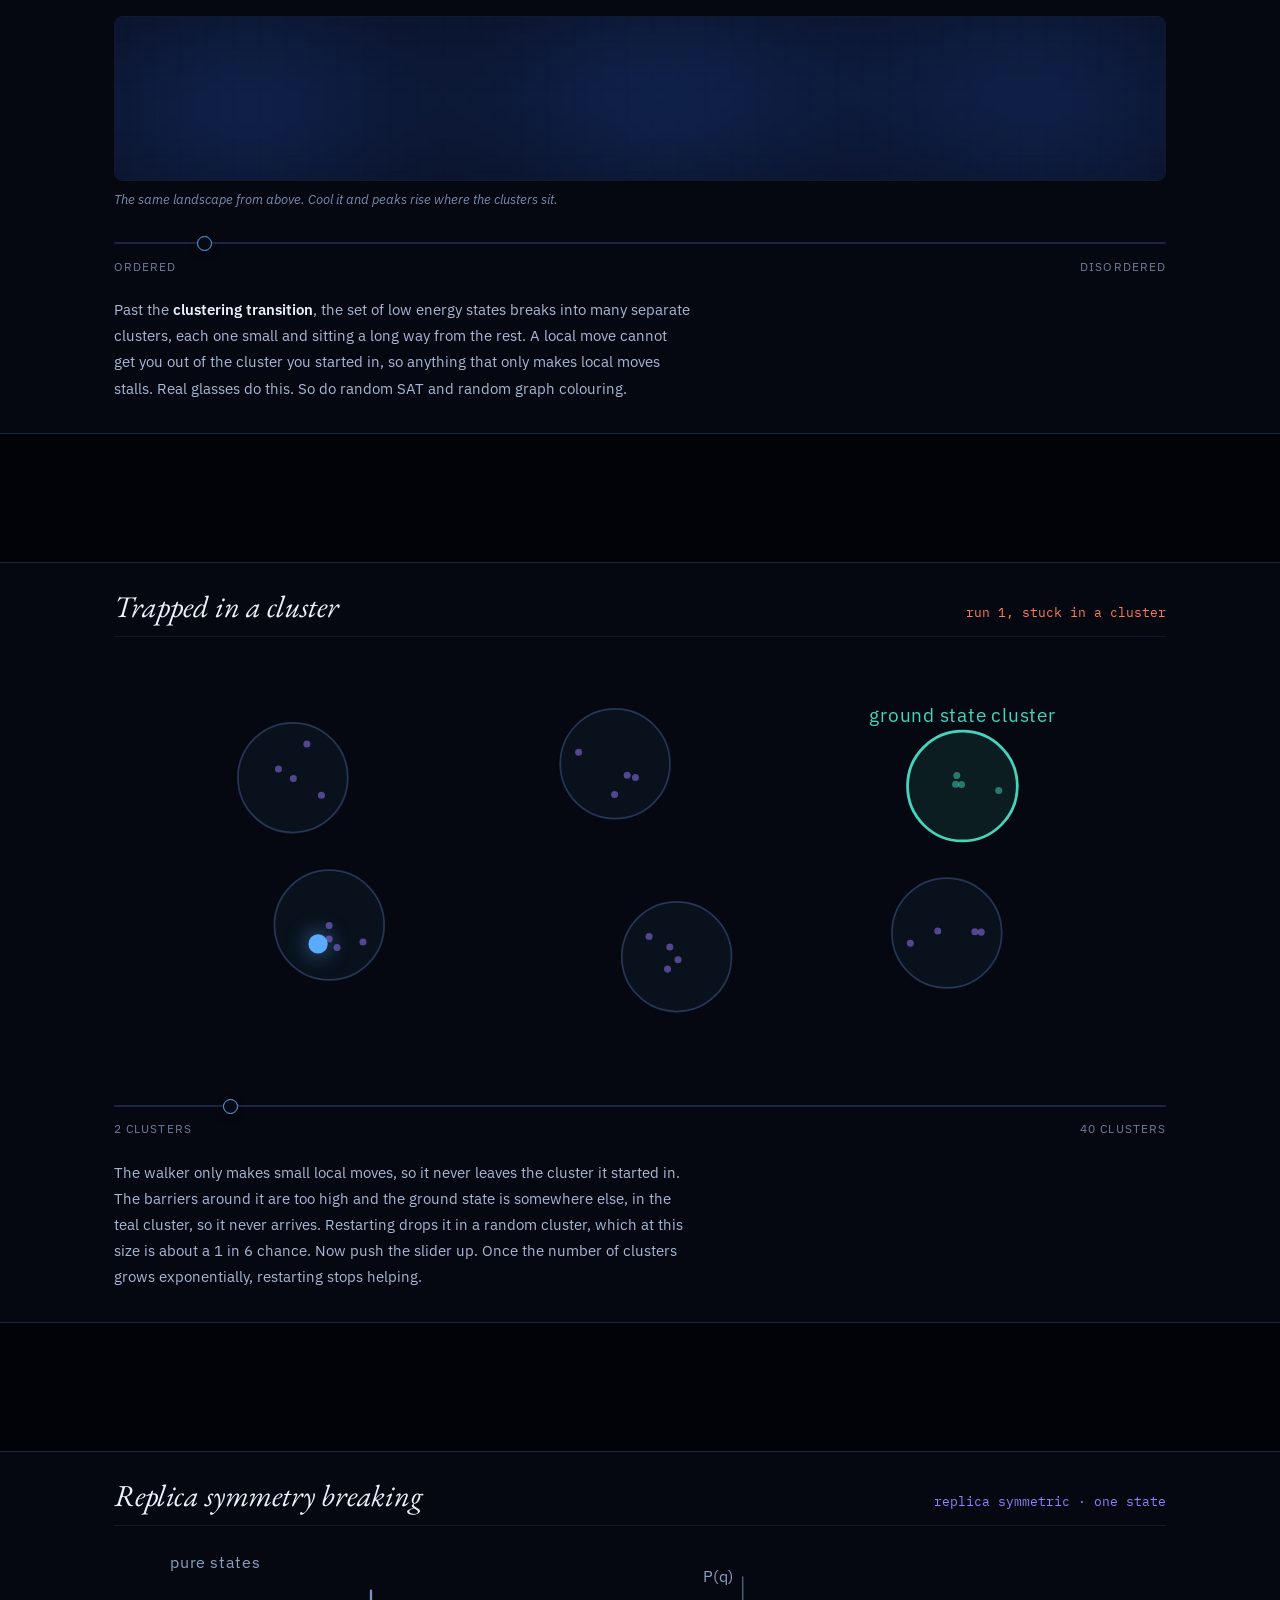
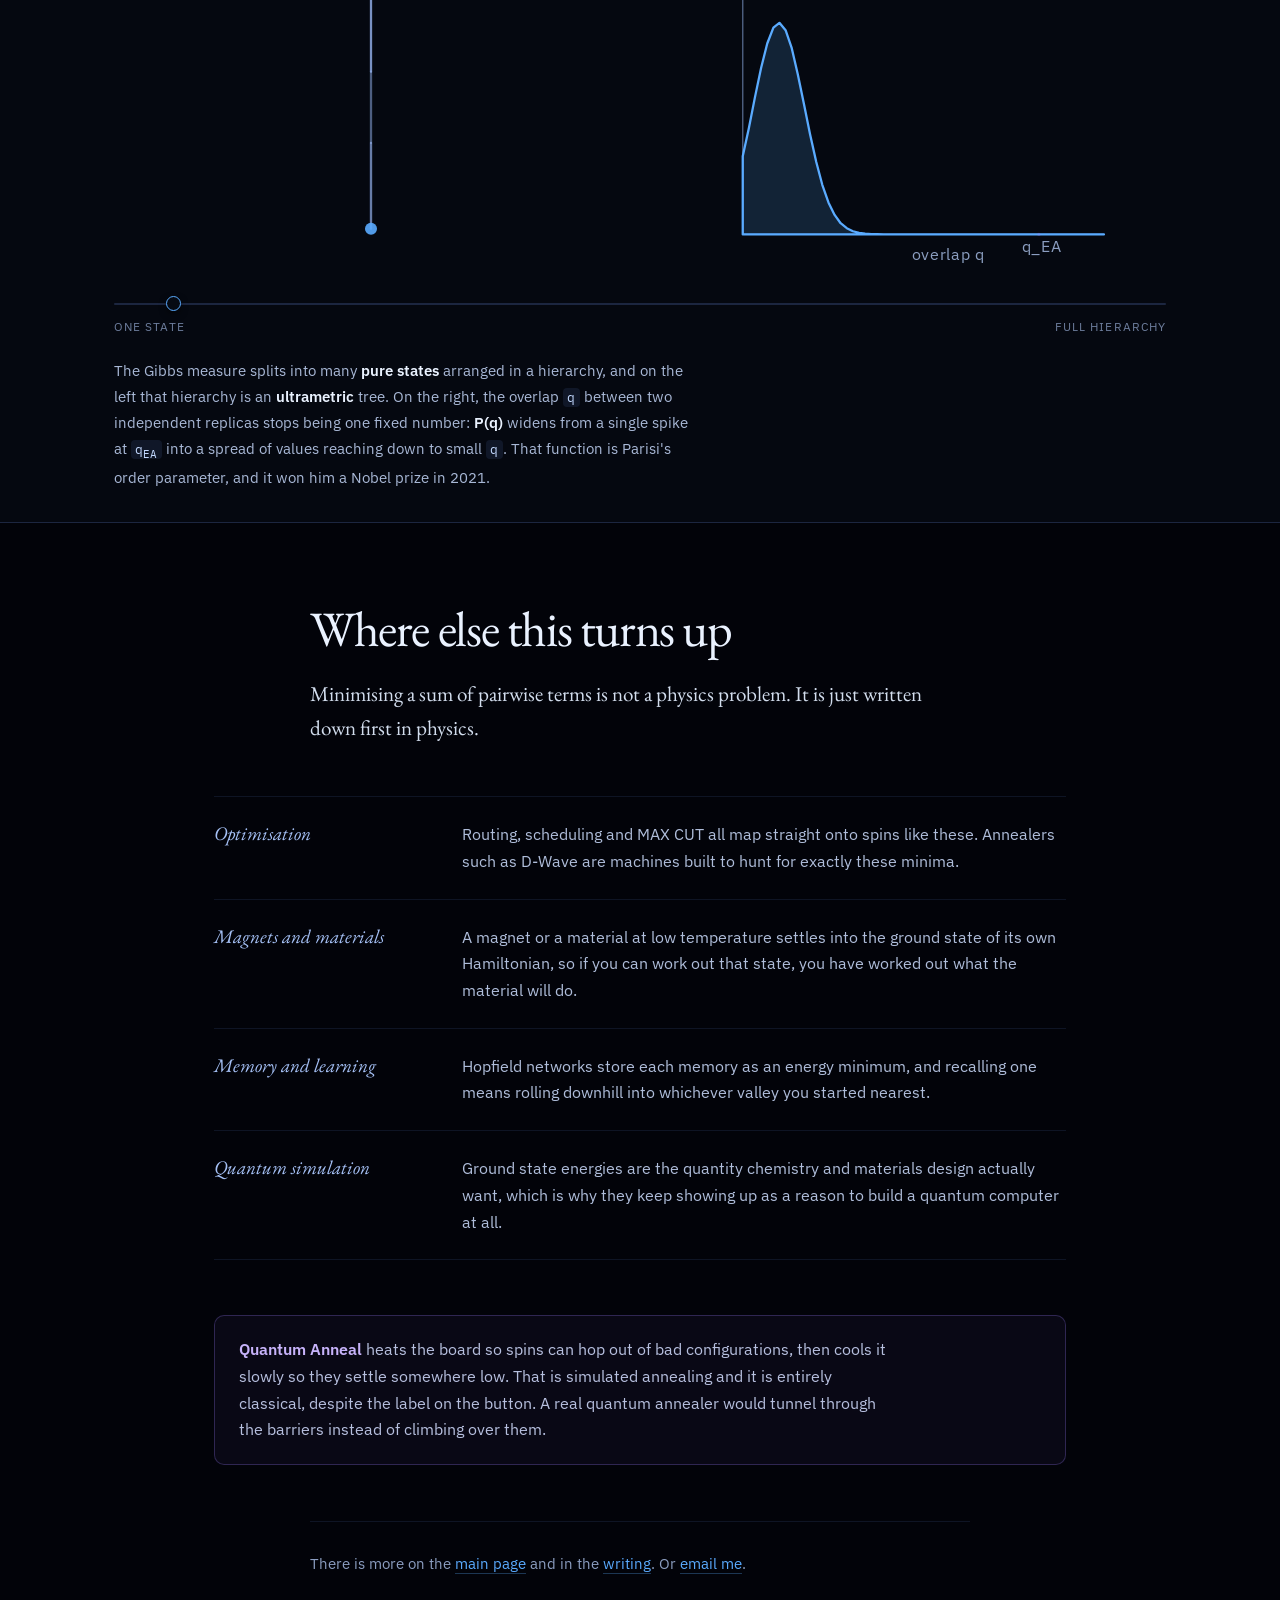
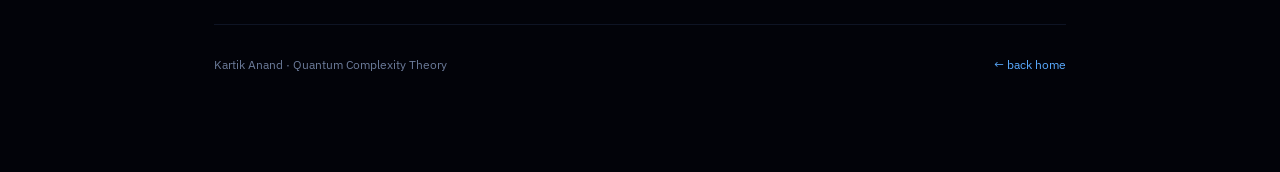
<file: frustration.html>
<!DOCTYPE html>
<html lang="en">
<head>
<meta charset="UTF-8">
<meta name="viewport" content="width=device-width, initial-scale=1.0">
<title>The Frustration Game · Kartik Anand</title>
<meta name="description" content="Playable spin puzzles about ground states, frustration, and why finding the lowest energy arrangement gets hard.">
<link rel="canonical" href="https://k-styles.github.io/frustration.html">
<meta property="og:type" content="article">
<meta property="og:title" content="The Frustration Game">
<meta property="og:description" content="Playable spin puzzles about ground states, frustration, and why finding the minimum gets hard.">
<meta property="og:url" content="https://k-styles.github.io/frustration.html">
<link rel="icon" href="data:image/svg+xml,%3Csvg xmlns='http://www.w3.org/2000/svg' viewBox='0 0 32 32'%3E%3Ccircle cx='16' cy='16' r='15' fill='%2303040a'/%3E%3Cpath d='M16 7 L25 23 L7 23 Z' fill='none' stroke='%239c7cff' stroke-width='1.6'/%3E%3Ccircle cx='16' cy='7' r='3' fill='%235aabff'/%3E%3Ccircle cx='25' cy='23' r='3' fill='%235aabff'/%3E%3Ccircle cx='7' cy='23' r='3' fill='%23ff7a5c'/%3E%3C/svg%3E">
<link rel="preconnect" href="https://fonts.googleapis.com">
<link rel="preconnect" href="https://fonts.gstatic.com" crossorigin>
<link href="https://fonts.googleapis.com/css2?family=EB+Garamond:ital,wght@0,400;0,500;0,600;1,400;1,500&family=IBM+Plex+Sans:ital,wght@0,300;0,400;0,500;0,600;1,400&family=IBM+Plex+Mono:wght@400;500&display=swap" rel="stylesheet">
<style>
*, *::before, *::after { box-sizing: border-box; margin: 0; padding: 0; }

:root {
  --void: #020309;
  --rule: rgba(120,160,255,0.11);
  --rule-bright: rgba(120,160,255,0.2);
  --rule-strong: rgba(120,160,255,0.38);

  --star-bright: #eaf2ff;
  --star: rgba(215,228,255,0.92);
  --muted: rgba(172,197,242,0.62);

  --quantum: #5aabff;
  --entangle: #9c7cff;
  --accent: #f0c060;

  /* game semantics */
  --sat: #45d4bd;          /* a satisfied bond is calm */
  --sat-glow: rgba(69,212,189,0.55);
  --strain: #ff7a5c;       /* a violated bond is strained */
  --strain-glow: rgba(255,122,92,0.6);
  --up: #5aabff;
  --down: #9c7cff;

  --serif: 'EB Garamond', Georgia, serif;
  --sans: 'IBM Plex Sans', system-ui, sans-serif;
  --mono: 'IBM Plex Mono', ui-monospace, Menlo, monospace;

  --micro: 0.75rem;   /* 12px: the floor for uppercase functional labels */
  --ease-out: cubic-bezier(0.16, 1, 0.3, 1);

  --band-bg: rgba(6,9,17,0.94);
}

html {
  scroll-behavior: smooth;
  caret-color: var(--quantum);
  scrollbar-color: rgba(90,171,255,0.28) var(--void);
  scrollbar-width: thin;
}

body {
  background-color: var(--void);
  background-image: radial-gradient(1400px 800px at 50% -12%, rgba(90,171,255,0.07), transparent 62%);
  background-repeat: no-repeat;
  color: var(--star);
  font-family: var(--sans);
  font-size: 15px;
  line-height: 1.7;
  min-height: 100vh;
  -webkit-font-smoothing: antialiased;
}

::selection { background: rgba(156,124,255,0.34); color: #f6f2ff; }

:focus-visible { outline: 2px solid var(--quantum); outline-offset: 3px; border-radius: 3px; }

a { text-underline-offset: 0.18em; }

::-webkit-scrollbar { width: 5px; }
::-webkit-scrollbar-track { background: var(--void); }
::-webkit-scrollbar-thumb { background: rgba(90,171,255,0.28); border-radius: 3px; }
::-webkit-scrollbar-thumb:hover { background: rgba(90,171,255,0.45); }

.skip-link {
  position: absolute; left: 1rem; top: -3rem; z-index: 10;
  padding: 0.5rem 0.9rem; font-size: var(--micro); letter-spacing: 0.1em;
  text-transform: uppercase; color: var(--quantum); background: #070b16;
  border: 1px solid var(--rule-strong); border-radius: 3px; text-decoration: none;
  transition: top 0.2s var(--ease-out);
}
.skip-link:focus { top: 1rem; }

#spin-bg {
  position: fixed; inset: 0; width: 100%; height: 100%;
  z-index: 0; pointer-events: none; opacity: 0.34;
}

/* ── the full-bleed grid ──
   Text sits in a narrow column. Figures take the whole viewport width.
   Nothing else decides how wide anything is. */
.wrapper {
  position: relative;
  z-index: 1;
  display: grid;
  grid-template-columns:
    [full-start] minmax(1.15rem, 1fr)
    [wide-start] minmax(0, 6rem)
    [txt-start] minmax(0, 660px) [txt-end]
    minmax(0, 6rem) [wide-end]
    minmax(1.15rem, 1fr) [full-end];
  padding-bottom: 6rem;
}
.wrapper > *      { grid-column: txt; }
.wrapper > .wide  { grid-column: wide; }
.wrapper > .band  { grid-column: full; }

/* ── top bar ── */
.topbar {
  display: flex; justify-content: space-between; align-items: center; gap: 1rem;
  padding: 1.5rem 0 1.1rem;
}
.topbar nav { display: flex; gap: 1.5rem; }
.topbar a {
  font-size: var(--micro); font-weight: 500; letter-spacing: 0.12em; text-transform: uppercase;
  color: var(--muted); text-decoration: none; transition: color 0.2s;
}
.topbar a:hover { color: var(--quantum); }
.home-link span { color: var(--quantum); }

/* ── hero ── */
.hero { padding: 4.5rem 0 3rem; animation: rise 1s var(--ease-out) both; }
@keyframes rise {
  from { opacity: 0; transform: translateY(20px); }
  to   { opacity: 1; transform: none; }
}
.hero h1 {
  font-family: var(--serif);
  font-weight: 400;
  font-size: clamp(3.2rem, 11.5vw, 7rem);
  line-height: 0.9;
  letter-spacing: -0.035em;
  color: var(--star-bright);
}
.hero h1 em { font-style: italic; color: var(--entangle); }
.hero .lede {
  font-family: var(--serif);
  font-size: clamp(1.15rem, 1.9vw, 1.35rem);
  line-height: 1.62;
  color: rgba(216,229,255,0.86);
  max-width: 48ch;
  margin-top: 2rem;
}
.hero .lede strong { color: var(--star-bright); font-weight: 500; }

/* ── full-bleed bands ── */
.band {
  margin: 4rem 0;
  padding: 1.2rem 0 1.4rem;
  border-top: 1px solid var(--rule-bright);
  border-bottom: 1px solid var(--rule-bright);
  background: var(--band-bg);
}
.band-in { max-width: 1280px; margin: 0 auto; }
/* The band spans the viewport; its contents do not have to. */
.band-in.fig { max-width: 1100px; padding: 0.4rem 1.5rem 0.6rem; }

/* ── the puzzle ── */
.levels {
  display: flex; flex-wrap: wrap; gap: 0.4rem;
  padding: 1rem 1.5rem;
  border-bottom: 1px solid var(--rule);
}
.lvl {
  font-family: var(--sans);
  font-size: 0.8rem; font-weight: 500; letter-spacing: 0.01em;
  color: rgba(178,201,244,0.78);
  background: transparent;
  border: 1px solid var(--rule-bright);
  border-radius: 999px;
  padding: 0.32rem 0.85rem;
  cursor: pointer;
  transition: color .2s, border-color .2s, background .2s;
}
.lvl:hover { color: var(--star-bright); border-color: var(--quantum); background: rgba(90,171,255,0.08); }
.lvl[aria-current="true"] {
  color: #04070f; background: var(--quantum); border-color: var(--quantum); font-weight: 600;
}
.lvl.solved::after { content: " ✓"; color: var(--sat); }
.lvl[aria-current="true"].solved::after { color: rgba(3,4,10,0.7); }

.stage { display: grid; grid-template-columns: 1fr 300px; }
.board-wrap { position: relative; padding: 1.1rem 1.5rem 0.6rem; border-right: 1px solid var(--rule); }
.level-name {
  font-family: var(--serif); font-style: italic; font-size: 1.5rem;
  color: var(--star-bright); line-height: 1.2;
}
.level-blurb {
  font-size: 0.9rem; color: rgba(178,201,244,0.78);
  margin-top: 0.3rem; min-height: 2.6em; max-width: 56ch;
}
svg.board { width: 100%; height: auto; display: block; touch-action: manipulation; margin-top: 0.4rem; }

.spin { cursor: pointer; outline: none; }
.spin .disc { transition: fill .18s ease, stroke .18s ease; transform-box: fill-box; transform-origin: center; }
.spin .arrow {
  font-family: var(--sans); font-weight: 600; font-size: 19px;
  text-anchor: middle; dominant-baseline: central;
  fill: rgba(4,6,12,0.92); pointer-events: none; user-select: none;
}
.spin:focus-visible .ring { opacity: 1; }
.spin .ring { opacity: 0; transition: opacity .15s; }
.spin.flip .disc { animation: flip .26s ease; }
@keyframes flip {
  0% { transform: scale(1); } 45% { transform: scale(0.72); } 100% { transform: scale(1); }
}
.spin .shimmer { opacity: 0; }
.game.annealing .spin .shimmer { opacity: 1; animation: shimmer 0.7s ease-in-out infinite; }
@keyframes shimmer { 0%,100% { opacity: 0.15; } 50% { opacity: 0.7; } }

/* control panel */
.panel { padding: 1.2rem 1.5rem 1.4rem; display: flex; flex-direction: column; gap: 1rem; }
.readout { display: flex; flex-direction: column; gap: 0.6rem; }
.stat { display: flex; justify-content: space-between; align-items: baseline; gap: 0.75rem; font-size: 0.83rem; }
.stat .k { color: rgba(178,201,244,0.78); letter-spacing: 0.01em; }
.stat .v {
  font-family: var(--mono); font-variant-numeric: tabular-nums;
  font-weight: 500; font-size: 1.05rem; color: var(--star-bright);
}
.stat .v.energy { color: var(--quantum); }

.meter { height: 5px; border-radius: 999px; background: rgba(255,122,92,0.2); overflow: hidden; }
/* Animate the transform, never the width: a width transition relays out the
   whole panel on every frame. */
.meter > i {
  display: block; height: 100%; width: 100%;
  transform: scaleX(0); transform-origin: left center;
  background: linear-gradient(90deg, var(--strain), var(--sat));
  transition: transform .35s var(--ease-out);
}

.status {
  font-size: 0.88rem; line-height: 1.55; min-height: 4.6em;
  padding: 0.7rem 0.8rem; border-radius: 8px;
  border: 1px solid var(--rule); background: rgba(90,171,255,0.04);
  color: rgba(205,222,252,0.88);
  transition: border-color .3s, background .3s;
}
.status.win { border-color: rgba(69,212,189,0.5); background: rgba(69,212,189,0.08); color: #c6f5ec; }
.status.frustrated { border-color: rgba(255,122,92,0.45); background: rgba(255,122,92,0.07); color: #ffd8ce; }

.btns { display: flex; flex-wrap: wrap; gap: 0.5rem; }
button.act {
  flex: 1 1 auto;
  font-family: var(--sans); font-size: var(--micro); font-weight: 600;
  letter-spacing: 0.08em; text-transform: uppercase;
  padding: 0.6rem 0.7rem; border-radius: 7px;
  border: 1px solid var(--rule-bright); background: rgba(90,171,255,0.06);
  color: var(--quantum); cursor: pointer;
  transition: background .2s, border-color .2s, color .2s, opacity .2s;
}
button.act:hover { background: rgba(90,171,255,0.15); border-color: var(--quantum); }
button.act.primary {
  border-color: rgba(156,124,255,0.42); background: rgba(156,124,255,0.12);
  color: rgba(203,183,255,0.98);
}
button.act.primary:hover { background: rgba(156,124,255,0.22); border-color: var(--entangle); }
button.act:disabled { opacity: 0.4; cursor: default; }

/* energy landscape strip: built by the script all along, never placed in the
   markup until now */
.landscape { padding: 1.1rem 1.5rem 1.3rem; border-top: 1px solid var(--rule); }
.landscape > * { max-width: 1000px; margin-left: auto; margin-right: auto; }
.ls-head {
  display: flex; justify-content: space-between; align-items: baseline;
  font-size: var(--micro); letter-spacing: 0.12em; text-transform: uppercase;
  color: rgba(178,201,244,0.78); margin-bottom: 0.5rem;
}
.ls-head .temp {
  color: var(--entangle); font-variant-numeric: tabular-nums;
  transition: color .3s;
}
.ls-head .temp.hot { color: var(--strain); }
#lsSvg { width: 100%; height: auto; display: block; }
.ls-cap { font-size: 0.83rem; color: rgba(172,197,242,0.7); margin-top: 0.4rem; font-style: italic; }

.legend {
  display: flex;
  flex-direction: column; gap: 0.55rem;
  margin-top: 0.4rem; padding-top: 1rem;
  border-top: 1px solid var(--rule);
  font-size: 0.83rem; color: rgba(178,201,244,0.78);
}
.legend .li { display: inline-flex; align-items: center; gap: 0.55rem; }
.swatch { width: 22px; height: 3px; border-radius: 2px; display: inline-block; }
.swatch.sat { background: var(--sat); }
.swatch.strain { background: var(--strain); }
.glyph {
  display: inline-flex; width: 19px; height: 19px; align-items: center; justify-content: center;
  border: 1px solid var(--rule-bright); border-radius: 50%; font-size: 0.78rem; color: var(--star);
}

.glass-only { display: none; }
.game.is-glass .glass-only { display: inline-flex; }

/* ── the reading column ── */
h2 {
  font-family: var(--serif); font-weight: 400;
  font-size: clamp(2.1rem, 5.4vw, 3.1rem);
  line-height: 1.04; letter-spacing: -0.028em;
  color: var(--star-bright);
  margin: 1rem 0 1.4rem;
  text-wrap: balance;
}
h2 em { font-style: italic; color: var(--entangle); }

p.body {
  font-family: var(--serif); font-size: 1.12rem; line-height: 1.82;
  color: rgba(216,230,255,0.88); margin-bottom: 1.1rem;
}
p.big {
  font-family: var(--serif); font-size: 1.32rem; line-height: 1.62;
  color: rgba(226,238,255,0.93); margin-bottom: 1rem;
}
a.lnk, p a {
  color: var(--quantum); text-decoration: none;
  border-bottom: 1px solid rgba(90,171,255,0.3); transition: border-color .2s;
}
a.lnk:hover, p a:hover { border-color: var(--quantum); }
.term { color: var(--star-bright); font-weight: 500; }

/* the hanging-term list */
.terms { margin: 2.2rem 0 1rem; }
.terms > div {
  display: grid; grid-template-columns: 13rem 1fr; gap: 0 2.5rem;
  padding: 1.5rem 0; border-top: 1px solid var(--rule);
}
.terms > div:last-child { border-bottom: 1px solid var(--rule); }
.terms dt {
  font-family: var(--serif); font-style: italic; font-size: 1.2rem; line-height: 1.4;
  color: rgba(172,200,255,0.96); text-wrap: balance;
}
.terms dd {
  font-family: var(--sans); font-size: 0.97rem; line-height: 1.72;
  color: rgba(201,217,249,0.87); max-width: 60ch;
}
.terms dd a {
  color: var(--quantum); text-decoration: none;
  border-bottom: 1px solid rgba(90,171,255,0.3); transition: border-color .2s;
}
.terms dd a:hover { border-color: var(--quantum); }

.note {
  margin: 2.4rem 0 0; padding: 1.3rem 1.5rem;
  border: 1px solid rgba(156,124,255,0.26); border-radius: 10px;
  background: rgba(156,124,255,0.05);
}
.note p {
  font-family: var(--sans); font-size: 0.97rem; line-height: 1.72;
  color: rgba(205,215,248,0.89); margin: 0; max-width: 66ch;
}
.note p strong { color: rgba(203,183,255,0.98); font-weight: 600; }

.closing {
  margin-top: 3.5rem; padding-top: 1.8rem; border-top: 1px solid var(--rule);
  font-size: 0.95rem; color: rgba(178,201,244,0.78);
}
.closing a {
  color: var(--quantum); text-decoration: none;
  border-bottom: 1px solid rgba(90,171,255,0.3); transition: border-color .2s;
}
.closing a:hover { border-color: var(--quantum); }

footer {
  margin-top: 3rem; padding-top: 1.8rem; border-top: 1px solid var(--rule);
  display: flex; justify-content: space-between; align-items: baseline; flex-wrap: wrap; gap: 0.6rem;
  font-size: 0.78rem; color: rgba(172,197,242,0.62);
}
footer a { color: var(--quantum); text-decoration: none; border-bottom: 1px solid transparent; }
footer a:hover { border-color: var(--quantum); }

/* ── glass-phase figures ── */
.gf-head {
  display: flex; align-items: baseline; justify-content: space-between; gap: 1rem;
  margin-bottom: 1rem; padding-bottom: 0.7rem; border-bottom: 1px solid var(--rule);
}
.gf-head h3 {
  font-family: var(--serif); font-style: italic; font-weight: 400;
  font-size: clamp(1.4rem, 2.6vw, 1.9rem); line-height: 1.2;
  color: var(--star-bright); margin: 0;
}
.gf-sub {
  font-family: var(--mono); font-size: 0.82rem; color: var(--entangle);
  text-align: right; font-variant-numeric: tabular-nums;
}
.fig svg { width: 100%; height: auto; display: block; }
#shatterMap {
  width: 100%; height: 165px; display: block;
  border: 1px solid var(--rule); border-radius: 8px; margin-top: 0.7rem;
}
.rsb-row { display: grid; grid-template-columns: 1fr 1fr; gap: 1.5rem; }
/* Two 300-unit figures stretched across a full-bleed band read as mostly
   empty; cap them and centre each in its half. */
.rsb-row svg { max-width: 430px; margin: 0 auto; }

/* A measuring instrument, not a toy: hairline track, hollow ring for the grip. */
.gf-slider {
  -webkit-appearance: none; appearance: none;
  width: 100%; height: 20px; margin: 1.4rem 0 0;
  background: transparent; cursor: pointer; display: block;
}
.gf-slider::-webkit-slider-runnable-track { height: 2px; border-radius: 2px; background: var(--rule-bright); }
.gf-slider::-moz-range-track { height: 2px; border-radius: 2px; background: var(--rule-bright); }
.gf-slider::-webkit-slider-thumb {
  -webkit-appearance: none; appearance: none;
  width: 15px; height: 15px; margin-top: -6.5px; border-radius: 50%;
  background: #060a13; border: 1.5px solid var(--quantum);
  box-shadow: 0 3px 8px -2px rgba(0,0,0,0.9);
  transition: transform .18s var(--ease-out), border-color .18s, background .18s;
}
.gf-slider::-moz-range-thumb {
  width: 15px; height: 15px; border-radius: 50%;
  background: #060a13; border: 1.5px solid var(--quantum);
  box-shadow: 0 3px 8px -2px rgba(0,0,0,0.9);
}
.gf-slider:hover::-webkit-slider-thumb { transform: scale(1.14); background: #0c1220; }
.gf-slider:active::-webkit-slider-thumb { transform: scale(1.02); border-color: #9fd0ff; }
.gf-slider:focus-visible { outline: none; }
.gf-slider:focus-visible::-webkit-slider-thumb { border-color: #9fd0ff; box-shadow: 0 0 0 3px rgba(90,171,255,0.28); }

.gf-scale {
  display: flex; justify-content: space-between;
  font-size: var(--micro); letter-spacing: 0.09em; text-transform: uppercase;
  color: rgba(172,197,242,0.62); margin-top: 0.2rem;
}
.gf-axis { font-family: var(--sans); font-size: 11px; fill: rgba(178,201,244,0.78); letter-spacing: 0.04em; }
.gf-note { font-size: 0.83rem; color: rgba(172,197,242,0.7); margin-top: 0.45rem; font-style: italic; }
.gf-cap {
  font-family: var(--sans); font-size: 0.95rem; line-height: 1.72;
  color: rgba(196,213,247,0.86); margin-top: 1.2rem; max-width: 64ch;
}
.gf-cap b { color: var(--star-bright); font-weight: 600; }
.gf-cap code {
  font-family: var(--mono); font-size: 0.86em;
  background: rgba(120,160,255,0.1); padding: 0.08em 0.34em; border-radius: 4px; color: #c3d9ff;
}

@media (max-width: 900px) {
  .stage { grid-template-columns: 1fr; }
  .board-wrap { border-right: none; border-bottom: 1px solid var(--rule); }
  .terms > div { grid-template-columns: 1fr; gap: 0.45rem; padding: 1.3rem 0; }
}
@media (max-width: 680px) {
  .band { margin: 2.6rem 0; }
  .band-in.fig { padding: 0.3rem 1.15rem 0.5rem; }
  .levels, .board-wrap, .panel, .legend, .landscape { padding-left: 1.15rem; padding-right: 1.15rem; }
  .rsb-row { grid-template-columns: 1fr; gap: 0.8rem; }
  .hero { padding: 2.6rem 0 2rem; }
  .hero .lede { margin-top: 1.3rem; }
}
@media (prefers-reduced-motion: reduce) {
  html { scroll-behavior: auto; }
  .spin.flip .disc { animation: none; }
  .game.annealing .spin .shimmer { animation: none; opacity: 0.4; }
  #spin-bg { display: none; }
  .hero { animation: none; }
  .meter > i { transition: none; }
}
</style>
</head>
<body>
<a class="skip-link" href="#game">Skip to the puzzles</a>
<canvas id="spin-bg" aria-hidden="true"></canvas>
<div class="wrapper">

  <div class="topbar wide">
    <a class="home-link" href="index.html"><span>←</span> Kartik Anand</a>
    <nav aria-label="Secondary">
      <a href="interesting.html">Interesting stuff</a>
      <a href="blogs.html">Writing</a>
      <a href="mailto:Kartik.anand@tuhh.de">Contact</a>
    </nav>
  </div>

  <header class="hero wide">
    <h1>The <em>Frustration</em> Game</h1>
    <p class="lede">
      Each dot is a spin, pointing up or down. Each line is a rule about two of them: some bonds want
      their spins to <strong>match</strong>, others want them to <strong>differ</strong>. Click a spin to
      flip it and satisfy as many rules as you can. The best you can do is the
      <strong>ground state</strong>, and on the first few boards you'll get there in a handful of clicks.
      Then you reach the triangle.
    </p>
  </header>

  <section class="band" aria-label="Spin puzzles">
    <div class="band-in game" id="game">
      <div class="levels" id="levels" role="tablist" aria-label="Puzzles"></div>

      <div class="stage">
        <div class="board-wrap">
          <div class="level-name" id="levelName"></div>
          <div class="level-blurb" id="levelBlurb"></div>
          <svg class="board" id="board" viewBox="0 0 600 420" role="group" aria-label="Spin puzzle board"></svg>
        </div>

        <div class="panel">
          <div class="readout">
            <div class="stat"><span class="k">Energy</span><span class="v energy" id="energyVal">0</span></div>
            <div class="meter"><i id="meterFill"></i></div>
            <div class="stat"><span class="k">Best possible</span><span class="v" id="groundVal">0</span></div>
            <div class="stat"><span class="k">Rules satisfied</span><span class="v" id="satVal">0 / 0</span></div>
          </div>

          <div class="status" id="status" role="status" aria-live="polite"></div>

          <div class="btns">
            <button class="act" id="resetBtn">Reset</button>
            <button class="act glass-only" id="shuffleBtn">New&nbsp;disorder</button>
            <button class="act primary" id="annealBtn">Quantum&nbsp;Anneal</button>
          </div>

          <div class="legend">
            <span class="li"><span class="glyph">≠</span> wants opposite spins</span>
            <span class="li"><span class="glyph">=</span> wants matching spins</span>
            <span class="li"><span class="swatch sat"></span> satisfied bond</span>
            <span class="li"><span class="swatch strain"></span> frustrated bond</span>
          </div>
        </div>
      </div>

      <div class="landscape">
        <div class="ls-head">
          <span>Energy landscape</span>
          <span class="temp" id="tempLabel"></span>
        </div>
        <svg id="lsSvg" viewBox="0 0 600 130" role="img" aria-label="The energy landscape for this board, with a marker showing where the current arrangement sits and a ring on the deepest valley"></svg>
        <div class="ls-cap">Every arrangement of the board, sorted by energy. The ring is the ground state. Watch the marker fall as you flip spins.</div>
      </div>
    </div>
  </section>

  <h2>What the board is</h2>

  <p class="big">
    A <span class="term">Hamiltonian</span>. Each bond contributes one small term that scores a single pair
    of spins, the energy is the sum of those terms, and the ground state is whichever arrangement makes
    that sum as small as it will go.
  </p>

  <dl class="terms wide">
    <div>
      <dt>Frustration</dt>
      <dd>Take a loop with an odd number of bonds, all of them wanting their two spins to disagree. Start anywhere, walk round the loop forcing each bond in turn, and you arrive back where you began needing the first spin to be both up and down at once. No single rule here is hard. They just cannot all hold together, so one of them loses and the energy never reaches zero.</dd>
    </div>
    <div>
      <dt>The quantum jump</dt>
      <dd>Now let the spins be quantum, so they can sit in superposition and become entangled. The question does not change, you still want the ground energy, but answering it becomes <span class="term">QMA complete</span>, which is roughly the quantum analogue of NP complete.</dd>
    </div>
    <div>
      <dt>Still open</dt>
      <dd>Nobody knows whether it stays that hard when a rough estimate would do instead of the exact number. That gap is the <a href="https://arxiv.org/abs/1309.7495" target="_blank" rel="noopener">quantum PCP conjecture</a>, and it has been open for well over a decade.</dd>
    </div>
  </dl>

  <h2>Inside the glass phase</h2>

  <p class="big">
    Turn the disorder up and cool the system down, and the low energy states stop being one connected
    blob. Three sliders, three things that happen to them.
  </p>

  <section class="band" aria-label="Shattering">
    <div class="band-in fig">
      <div class="gf-head"><h3>Shattering</h3><span class="gf-sub" id="shatterSub">one connected basin</span></div>
      <svg id="shatterSvg" viewBox="0 0 600 230" role="img" aria-label="Solution space fragmenting into clusters as disorder increases"></svg>
      <canvas id="shatterMap" role="img" aria-label="Energy landscape as a 2D map, growing peaks at the clusters as it cools"></canvas>
      <div class="gf-note">The same landscape from above. Cool it and peaks rise where the clusters sit.</div>
      <input type="range" id="shatterCtl" class="gf-slider" min="0" max="100" value="6" aria-label="Disorder">
      <div class="gf-scale" aria-hidden="true"><span>Ordered</span><span>Disordered</span></div>
      <p class="gf-cap">
        Past the <b>clustering transition</b>, the set of low energy states breaks into many separate
        clusters, each one small and sitting a long way from the rest. A local move cannot get you out of
        the cluster you started in, so anything that only makes local moves stalls. Real glasses do this.
        So do random SAT and random graph colouring.
      </p>
    </div>
  </section>

  <section class="band" aria-label="Trapped in a cluster">
    <div class="band-in fig">
      <div class="gf-head"><h3>Trapped in a cluster</h3><span class="gf-sub" id="stuckSub">stuck</span></div>
      <svg id="stuckSvg" viewBox="0 0 600 240" role="img" aria-label="A walker trapped inside one cluster, unable to cross to the ground state cluster"></svg>
      <input type="range" id="stuckCtl" class="gf-slider" min="2" max="40" value="6" aria-label="Number of clusters">
      <div class="gf-scale" aria-hidden="true"><span>2 clusters</span><span>40 clusters</span></div>
      <p class="gf-cap">
        The walker only makes small local moves, so it never leaves the cluster it started in. The barriers
        around it are too high and the ground state is somewhere else, in the teal cluster, so it never
        arrives. Restarting drops it in a random cluster, which at this size is about a 1 in
        <span id="stuckK">6</span> chance. Now push the slider up. Once the number of clusters grows
        exponentially, restarting stops helping.
      </p>
    </div>
  </section>

  <section class="band" aria-label="Replica symmetry breaking">
    <div class="band-in fig">
      <div class="gf-head"><h3>Replica symmetry breaking</h3><span class="gf-sub" id="rsbSub">replica symmetric &middot; one state</span></div>
      <div class="rsb-row">
        <svg id="treeSvg" viewBox="0 0 300 230" role="img" aria-label="Pure states organising into an ultrametric hierarchy"></svg>
        <svg id="pqSvg" viewBox="0 0 300 230" role="img" aria-label="Overlap distribution P of q broadening under replica symmetry breaking"></svg>
      </div>
      <input type="range" id="rsbCtl" class="gf-slider" min="0" max="100" value="4" aria-label="Degree of replica symmetry breaking">
      <div class="gf-scale" aria-hidden="true"><span>One state</span><span>Full hierarchy</span></div>
      <p class="gf-cap">
        The Gibbs measure splits into many <b>pure states</b> arranged in a hierarchy, and on the left that
        hierarchy is an <b>ultrametric</b> tree. On the right, the overlap <code>q</code> between two
        independent replicas stops being one fixed number: <b>P(q)</b> widens from a single spike at
        <code>q<sub>EA</sub></code> into a spread of values reaching down to small <code>q</code>. That
        function is Parisi's order parameter, and it won him a Nobel prize in 2021.
      </p>
    </div>
  </section>

  <h2>Where else this turns up</h2>

  <p class="big">
    Minimising a sum of pairwise terms is not a physics problem. It is just written down first in physics.
  </p>

  <dl class="terms wide">
    <div>
      <dt>Optimisation</dt>
      <dd>Routing, scheduling and MAX CUT all map straight onto spins like these. Annealers such as D-Wave are machines built to hunt for exactly these minima.</dd>
    </div>
    <div>
      <dt>Magnets and materials</dt>
      <dd>A magnet or a material at low temperature settles into the ground state of its own Hamiltonian, so if you can work out that state, you have worked out what the material will do.</dd>
    </div>
    <div>
      <dt>Memory and learning</dt>
      <dd>Hopfield networks store each memory as an energy minimum, and recalling one means rolling downhill into whichever valley you started nearest.</dd>
    </div>
    <div>
      <dt>Quantum simulation</dt>
      <dd>Ground state energies are the quantity chemistry and materials design actually want, which is why they keep showing up as a reason to build a quantum computer at all.</dd>
    </div>
  </dl>

  <div class="note wide">
    <p><strong>Quantum Anneal</strong> heats the board so spins can hop out of bad configurations, then cools it slowly so they settle somewhere low. That is simulated annealing and it is entirely classical, despite the label on the button. A real quantum annealer would tunnel through the barriers instead of climbing over them.</p>
  </div>

  <div class="closing">
    There is more on the <a href="index.html">main page</a> and in the <a href="blogs.html">writing</a>. Or <a href="mailto:Kartik.anand@tuhh.de">email me</a>.
  </div>

  <footer class="wide">
    <span>Kartik Anand · Quantum Complexity Theory</span>
    <span><a href="index.html">← back home</a></span>
  </footer>

</div>

<script>
(function () {
  "use strict";
  const SVGNS = "http://www.w3.org/2000/svg";
  const prefersReduced = window.matchMedia("(prefers-reduced-motion: reduce)").matches;

  // J = +1  -> antiferromagnetic, wants OPPOSITE spins  (glyph ≠)
  // J = -1  -> ferromagnetic,     wants MATCHING spins   (glyph =)
  // Glass levels define `edges` + glass:true; their bond signs are randomised on load.
  const LEVELS = [
    { name: "Pair",
      blurb: "Two spins, one rule. This bond wants them to match. Tap a spin to flip it.",
      nodes: [[225,210],[375,210]],
      bonds: [[0,1,-1]] },
    { name: "Chain",
      blurb: "A row where every neighbour wants to disagree. Alternate them and you're done.",
      nodes: [[120,210],[260,210],[400,210],[540,210]],
      bonds: [[0,1,1],[1,2,1],[2,3,1]] },
    { name: "Square",
      blurb: "Four spins in a loop, all wanting opposites. Even loops close cleanly.",
      nodes: [[230,120],[370,120],[370,300],[230,300]],
      bonds: [[0,1,1],[1,2,1],[2,3,1],[3,0,1]] },
    { name: "Hexagon",
      blurb: "Six in a ring. Still an even loop, so the alternating pattern survives.",
      nodes: [[300,80],[413,145],[413,275],[300,340],[187,275],[187,145]],
      bonds: [[0,1,1],[1,2,1],[2,3,1],[3,4,1],[4,5,1],[5,0,1]] },
    { name: "Triangle",
      blurb: "Three spins, all wanting to disagree. Go around the loop and you contradict yourself.",
      nodes: [[300,110],[200,300],[400,300]],
      bonds: [[0,1,1],[1,2,1],[2,0,1]] },
    { name: "Pentagon",
      blurb: "Any odd ring breaks the same way. The triangle isn't a special case.",
      nodes: [[300,95],[414,178],[370,312],[230,312],[186,178]],
      bonds: [[0,1,1],[1,2,1],[2,3,1],[3,4,1],[4,0,1]] },
    { name: "House",
      blurb: "A square with a roof. The roof is a triangle, and the triangle is stuck.",
      nodes: [[230,300],[370,300],[370,180],[230,180],[300,90]],
      bonds: [[0,1,1],[1,2,1],[2,3,1],[3,0,1],[3,4,1],[2,4,1]] },
    { name: "Mixed signs",
      blurb: "Three bonds want opposites, one wants a match. What matters is that the count of opposite bonds is odd.",
      nodes: [[230,120],[370,120],[370,300],[230,300]],
      bonds: [[0,1,1],[1,2,1],[2,3,1],[3,0,-1]] },
    { name: "Bowtie",
      blurb: "Two triangles sharing a spin. Settle both frustrations at once.",
      nodes: [[300,210],[180,130],[180,290],[420,130],[420,290]],
      bonds: [[0,1,1],[1,2,1],[2,0,1],[0,3,1],[3,4,1],[4,0,1]] },
    { name: "Grid 3\u00d73",
      blurb: "Bigger, but a square grid has no odd loops, so the checkerboard works.",
      nodes: [[180,90],[300,90],[420,90],[180,210],[300,210],[420,210],[180,330],[300,330],[420,330]],
      bonds: [[0,1,1],[1,2,1],[3,4,1],[4,5,1],[6,7,1],[7,8,1],[0,3,1],[3,6,1],[1,4,1],[4,7,1],[2,5,1],[5,8,1]] },
    { name: "Triangular",
      blurb: "A hub ringed by triangles. Every triangle fights, and they can't all be settled.",
      nodes: [[300,210],[420,210],[360,106],[240,106],[180,210],[240,314],[360,314]],
      bonds: [[0,1,1],[0,2,1],[0,3,1],[0,4,1],[0,5,1],[0,6,1],[1,2,1],[2,3,1],[3,4,1],[4,5,1],[5,6,1],[6,1,1]] },
    { name: "Big lattice",
      blurb: "Ten spins, nineteen fighting bonds. Not really doable by hand. Anneal it.",
      nodes: [[210,110],[300,110],[390,110],[165,188],[255,188],[345,188],[435,188],[210,266],[300,266],[390,266]],
      bonds: [[0,1,1],[1,2,1],[3,4,1],[4,5,1],[5,6,1],[7,8,1],[8,9,1],[0,3,1],[0,4,1],[1,4,1],[1,5,1],[2,5,1],[2,6,1],[3,7,1],[4,7,1],[4,8,1],[5,8,1],[5,9,1],[6,9,1]] },
    { name: "Spin glass", glass: true,
      blurb: "Random rules on a tidy grid. No odd geometry needed, the disorder does it. Hit New disorder for another instance.",
      nodes: [[180,90],[300,90],[420,90],[180,210],[300,210],[420,210],[180,330],[300,330],[420,330]],
      edges: [[0,1],[1,2],[3,4],[4,5],[6,7],[7,8],[0,3],[3,6],[1,4],[4,7],[2,5],[5,8]] },
    { name: "Frozen glass", glass: true,
      blurb: "Random rules on a triangular web, so disorder and geometry both fight. Very rugged. Anneal it.",
      nodes: [[300,210],[420,210],[360,106],[240,106],[180,210],[240,314],[360,314]],
      edges: [[0,1],[0,2],[0,3],[0,4],[0,5],[0,6],[1,2],[2,3],[3,4],[4,5],[5,6],[6,1]] }
  ];

  const $ = (id) => document.getElementById(id);
  const boardEl = $("board"), levelsEl = $("levels"), nameEl = $("levelName"), blurbEl = $("levelBlurb"),
        energyEl = $("energyVal"), groundEl = $("groundVal"), satEl = $("satVal"), meterEl = $("meterFill"),
        statusEl = $("status"), resetBtn = $("resetBtn"), annealBtn = $("annealBtn"), shuffleBtn = $("shuffleBtn"),
        gameEl = $("game"), lsSvg = $("lsSvg"), tempLabel = $("tempLabel");

  const COL = {
    sat: "#45d4bd", satGlow: "rgba(69,212,189,0.55)",
    strain: "#ff7a5c", strainGlow: "rgba(255,122,92,0.6)",
    up: "#5aabff", down: "#9c7cff",
    upGlow: "rgba(90,171,255,0.55)", downGlow: "rgba(156,124,255,0.55)",
    voidc: "#03040a", star: "rgba(215,228,255,0.92)",
    fontStack: "Inter, system-ui, sans-serif"
  };

  let L, BONDS = [], spins = [], groundE = 0, worstE = 0, frustrated = false,
      solvedSet = new Set(), curLevel = 0, annealing = false, instanceSeed = 1;

  // ---------- energy ----------
  function energyOf(s) { let e = 0; for (const [a,b,J] of BONDS) e += J * s[a] * s[b]; return e; }
  function analyse() {
    const n = L.nodes.length; let lo = Infinity, hi = -Infinity;
    for (let m = 0; m < (1<<n); m++) {
      const s = []; for (let i=0;i<n;i++) s.push((m>>i)&1 ? 1 : -1);
      const e = energyOf(s); if (e < lo) lo = e; if (e > hi) hi = e;
    }
    return { lo, hi };
  }
  function groundConfig() {
    const n = L.nodes.length; let best = null, bestE = Infinity;
    for (let m = 0; m < (1<<n); m++) {
      const s = []; for (let i=0;i<n;i++) s.push((m>>i)&1 ? 1 : -1);
      const e = energyOf(s); if (e < bestE) { bestE = e; best = s; }
    }
    return best;
  }

  // ---------- bonds (random signs for glass) ----------
  function makeBonds() {
    if (!L.glass) return L.bonds.map(b => b.slice());
    const rnd = seeded(curLevel*131 + instanceSeed*977 + 7);
    return L.edges.map(([a,b]) => [a, b, rnd() < 0.5 ? 1 : -1]);
  }

  function seeded(seed) {
    let s = seed >>> 0;
    return function () { s = (s * 1103515245 + 12345) & 0x7fffffff; return s / 0x7fffffff; };
  }

  // ---------- energy landscape (illustrative) ----------
  let lsSamples = [], lsRank = [], lsBall = null, lsGround = null,
      lsBallPos = {x:300,y:60}, lsTarget = {x:300,y:60}, lsN = 80;

  function buildLandscape() {
    if (!lsSvg) return;
    const rnd = seeded(curLevel*7919 + instanceSeed*523 + 31);
    const a1 = 10+rnd()*16, a2 = 6+rnd()*12, a3 = 3+rnd()*9;
    const p1 = rnd()*6.283, p2 = rnd()*6.283, p3 = rnd()*6.283;
    const f1 = 1+Math.floor(rnd()*2), f2 = 3+Math.floor(rnd()*3), f3 = 6+Math.floor(rnd()*5);
    const raw = [];
    for (let i=0;i<lsN;i++) {
      const x = i/(lsN-1);
      raw.push(a1*Math.sin(x*Math.PI*f1+p1) + a2*Math.sin(x*Math.PI*f2+p2) + a3*Math.sin(x*Math.PI*f3+p3) + (rnd()-0.5)*5);
    }
    const mn = Math.min.apply(null, raw), mx = Math.max.apply(null, raw), rng = (mx-mn)||1;
    lsSamples = raw.map((y,i) => {
      const norm = (y-mn)/rng;            // 0..1
      const X = 12 + (i/(lsN-1))*576;
      const Y = 104 - norm*86;            // bigger Y (bottom) = deeper valley
      return { x:X, y:Y };
    });
    lsRank = lsSamples.map((s,i)=>i).sort((a,b)=> lsSamples[b].y - lsSamples[a].y); // deepest first

    // (re)build SVG content
    lsSvg.innerHTML = "";
    const grad = document.createElementNS(SVGNS, "linearGradient");
    grad.setAttribute("id","lsfill"); grad.setAttribute("x1","0"); grad.setAttribute("y1","0");
    grad.setAttribute("x2","0"); grad.setAttribute("y2","1");
    grad.innerHTML = '<stop offset="0" stop-color="rgba(90,171,255,0.10)"/><stop offset="1" stop-color="rgba(90,171,255,0.015)"/>';
    lsSvg.appendChild(grad);
    const area = document.createElementNS(SVGNS, "path");
    area.setAttribute("d", "M 12 116 L " + lsSamples.map(s=>s.x.toFixed(1)+" "+s.y.toFixed(1)).join(" L ") + " L 588 116 Z");
    area.setAttribute("fill", "url(#lsfill)");
    lsSvg.appendChild(area);
    const curve = document.createElementNS(SVGNS, "path");
    curve.setAttribute("d", "M " + lsSamples.map(s=>s.x.toFixed(1)+" "+s.y.toFixed(1)).join(" L "));
    curve.setAttribute("fill","none"); curve.setAttribute("stroke","rgba(150,180,240,0.45)"); curve.setAttribute("stroke-width","1.6");
    lsSvg.appendChild(curve);
    // ground-state well marker (deepest point)
    const gp = lsSamples[lsRank[0]];
    lsGround = document.createElementNS(SVGNS, "circle");
    lsGround.setAttribute("cx", gp.x); lsGround.setAttribute("cy", gp.y); lsGround.setAttribute("r","4");
    lsGround.setAttribute("fill","none"); lsGround.style.stroke = COL.sat; lsGround.setAttribute("stroke-width","1.4");
    lsGround.style.opacity = "0.7";
    lsSvg.appendChild(lsGround);
    // the marker ball
    lsBall = document.createElementNS(SVGNS, "circle");
    lsBall.setAttribute("r","5.5"); lsBall.style.fill = COL.up;
    lsBall.style.filter = "drop-shadow(0 0 6px " + COL.upGlow + ")";
    lsSvg.appendChild(lsBall);
  }

  function energyTarget(E) {
    if (!lsSamples.length) return {x:300,y:60};
    const span = (worstE - groundE) || 1;
    let e = (E - groundE) / span; e = Math.max(0, Math.min(1, e));
    const idx = Math.round(e * (lsN - 1));
    const s = lsSamples[lsRank[idx]];
    return { x: s.x, y: s.y };
  }

  // ---------- render board ----------
  function fitBoard() {
    if (!L || !L.nodes || !L.nodes.length) return;
    const xs = L.nodes.map(n => n[0]), ys = L.nodes.map(n => n[1]);
    const pad = 66;
    const cx = (Math.min.apply(null,xs) + Math.max.apply(null,xs)) / 2;
    const cy = (Math.min.apply(null,ys) + Math.max.apply(null,ys)) / 2;
    let w = (Math.max.apply(null,xs) - Math.min.apply(null,xs)) + 2*pad;
    let h = (Math.max.apply(null,ys) - Math.min.apply(null,ys)) + 2*pad;

    // Grow the box to the shape of the space it is drawn into, so the board
    // fills its panel instead of letterboxing inside it.
    const cw = boardEl.clientWidth || 760;
    const aspect = cw / Math.min(420, Math.max(240, cw * 0.46));
    if (w / h < aspect) w = h * aspect; else h = w / aspect;

    // and stop a two-spin level from zooming in to absurdity
    const MIN_W = 470;
    if (w < MIN_W) { const k = MIN_W / w; w *= k; h *= k; }

    boardEl.setAttribute("viewBox",
      (cx - w/2).toFixed(1) + " " + (cy - h/2).toFixed(1) + " " + w.toFixed(1) + " " + h.toFixed(1));
  }

  function render(rebuild) {
    if (rebuild) { boardEl.innerHTML = ""; fitBoard(); }
    const E = energyOf(spins);
    let satCount = 0;

    BONDS.forEach((bd, bi) => {
      const [a,b,J] = bd;
      const [ax,ay] = L.nodes[a], [bx,by] = L.nodes[b];
      const sat = (J * spins[a] * spins[b]) === -1;
      if (sat) satCount++;
      const col = sat ? COL.sat : COL.strain;
      const glow = sat ? COL.satGlow : COL.strainGlow;

      let line = boardEl.querySelector('[data-bond="'+bi+'"]');
      if (!line) {
        line = document.createElementNS(SVGNS, "line");
        line.setAttribute("data-bond", bi);
        line.setAttribute("x1", ax); line.setAttribute("y1", ay);
        line.setAttribute("x2", bx); line.setAttribute("y2", by);
        line.setAttribute("stroke-width", "3"); line.setAttribute("stroke-linecap","round");
        boardEl.appendChild(line);
      }
      line.style.stroke = col;
      line.style.filter = "drop-shadow(0 0 5px " + glow + ")";

      const mx = (ax+bx)/2, my = (ay+by)/2;
      let badge = boardEl.querySelector('[data-badge="'+bi+'"]');
      if (!badge) {
        badge = document.createElementNS(SVGNS, "g");
        badge.setAttribute("data-badge", bi);
        const c = document.createElementNS(SVGNS, "circle");
        c.setAttribute("r","11"); c.setAttribute("cx",mx); c.setAttribute("cy",my); c.style.fill = COL.voidc;
        const tx = document.createElementNS(SVGNS, "text");
        tx.setAttribute("x",mx); tx.setAttribute("y",my+0.5);
        tx.setAttribute("text-anchor","middle"); tx.setAttribute("dominant-baseline","central");
        tx.setAttribute("font-size","14"); tx.style.fontFamily = COL.fontStack;
        badge.appendChild(c); badge.appendChild(tx); boardEl.appendChild(badge);
      }
      const bc = badge.querySelector("circle"), bt = badge.querySelector("text");
      bt.textContent = J === 1 ? "\u2260" : "=";  // ≠ or =
      bc.style.stroke = col; bc.setAttribute("stroke-width","1.5"); bt.style.fill = col;
    });

    L.nodes.forEach((pos, i) => {
      const [x,y] = pos;
      const up = spins[i] === 1;
      const fill = up ? COL.up : COL.down;
      const halo = up ? COL.upGlow : COL.downGlow;
      let g = boardEl.querySelector('[data-spin="'+i+'"]');
      if (!g) {
        g = document.createElementNS(SVGNS, "g");
        g.setAttribute("data-spin", i); g.setAttribute("class","spin");
        g.setAttribute("tabindex","0"); g.setAttribute("role","button");

        const shimmer = document.createElementNS(SVGNS, "circle");
        shimmer.setAttribute("class","shimmer");
        shimmer.setAttribute("cx",x); shimmer.setAttribute("cy",y); shimmer.setAttribute("r","23");
        shimmer.setAttribute("fill","none"); shimmer.style.stroke = COL.star; shimmer.setAttribute("stroke-width","1.4");

        const ring = document.createElementNS(SVGNS, "circle");
        ring.setAttribute("class","ring");
        ring.setAttribute("cx",x); ring.setAttribute("cy",y); ring.setAttribute("r","27");
        ring.setAttribute("fill","none"); ring.setAttribute("stroke-width","2"); ring.style.stroke = COL.star;

        const disc = document.createElementNS(SVGNS, "circle");
        disc.setAttribute("class","disc");
        disc.setAttribute("cx",x); disc.setAttribute("cy",y); disc.setAttribute("r","18");
        disc.setAttribute("stroke","rgba(5,7,14,0.6)"); disc.setAttribute("stroke-width","1");

        const arrow = document.createElementNS(SVGNS, "text");
        arrow.setAttribute("class","arrow"); arrow.setAttribute("x",x); arrow.setAttribute("y",y+1);
        arrow.style.fontFamily = COL.fontStack;

        g.appendChild(shimmer); g.appendChild(ring); g.appendChild(disc); g.appendChild(arrow);
        boardEl.appendChild(g);

        const flip = () => doFlip(i, g);
        g.addEventListener("click", flip);
        g.addEventListener("keydown", (e) => { if (e.key === "Enter" || e.key === " ") { e.preventDefault(); flip(); } });
      }
      const disc = g.querySelector(".disc"), arrow = g.querySelector(".arrow");
      disc.style.fill = fill; disc.style.filter = "drop-shadow(0 0 8px " + halo + ")";
      arrow.textContent = up ? "\u2191" : "\u2193";
      g.setAttribute("aria-label", "Spin " + (i+1) + ", currently " + (up ? "up" : "down") + ". Activate to flip.");
    });

    energyEl.textContent = (E>0?"+":"") + E;
    groundEl.textContent = (groundE>0?"+":"") + groundE;
    satEl.textContent = satCount + " / " + BONDS.length;
    const span = (worstE - groundE) || 1;
    meterEl.style.transform = "scaleX(" + Math.max(0, Math.min(1, (worstE - E)/span)).toFixed(4) + ")";

    // landscape target
    lsTarget = energyTarget(E);
    if (prefersReduced && lsBall) { lsBallPos = {x:lsTarget.x, y:lsTarget.y}; placeBall(); }

    statusEl.className = "status";
    if (E === groundE) {
      if (frustrated) {
        const red = BONDS.length - satCount;
        const redTxt = red === 1 ? "one bond is still red" : red + " bonds are still red";
        statusEl.classList.add("frustrated");
        statusEl.innerHTML = "Lowest energy, and " + redTxt + ". Nothing does better than this. <strong>The board is frustrated.</strong>";
      } else {
        statusEl.classList.add("win");
        statusEl.innerHTML = "Ground state. Every rule satisfied.";
      }
      if (!annealing && !solvedSet.has(curLevel)) {
        solvedSet.add(curLevel);
        levelsEl.children[curLevel].classList.add("solved");
      }
    } else {
      const gap = E - groundE;
      statusEl.textContent = gap + " above the ground state. Keep flipping, or anneal it.";
    }
  }

  function placeBall() {
    if (!lsBall) return;
    lsBall.setAttribute("cx", lsBallPos.x.toFixed(1));
    lsBall.setAttribute("cy", lsBallPos.y.toFixed(1));
  }

  function doFlip(i, g) {
    if (annealing) return;
    spins[i] *= -1;
    if (!prefersReduced && g) { g.classList.remove("flip"); void g.offsetWidth; g.classList.add("flip"); }
    render(false);
  }

  function loadLevel(idx) {
    curLevel = idx;
    L = LEVELS[idx];
    instanceSeed = 1;
    BONDS = makeBonds();
    const a = analyse(); groundE = a.lo; worstE = a.hi;
    frustrated = groundE > -BONDS.length;
    spins = L.nodes.map(() => 1);
    nameEl.textContent = L.name; blurbEl.textContent = L.blurb;
    gameEl.classList.toggle("is-glass", !!L.glass);
    Array.prototype.forEach.call(levelsEl.children, (b,i) => b.setAttribute("aria-current", i===idx ? "true":"false"));
    buildLandscape();
    render(true);
    lsBallPos = energyTarget(energyOf(spins)); placeBall();
  }

  function reshuffle() {
    if (annealing || !L.glass) return;
    instanceSeed++;
    BONDS = makeBonds();
    const a = analyse(); groundE = a.lo; worstE = a.hi;
    frustrated = groundE > -BONDS.length;
    spins = L.nodes.map(() => 1);
    buildLandscape();
    render(true);
    lsBallPos = energyTarget(energyOf(spins)); placeBall();
  }

  resetBtn.addEventListener("click", () => { if (annealing) return; spins = spins.map(()=>1); render(false); });
  shuffleBtn.addEventListener("click", reshuffle);

  // ---------- Quantum Anneal ----------
  annealBtn.addEventListener("click", () => {
    if (annealing) return;
    if (prefersReduced) { spins = groundConfig(); render(false); return; }

    annealing = true;
    annealBtn.disabled = resetBtn.disabled = shuffleBtn.disabled = true;
    annealBtn.textContent = "Cooling\u2026";
    gameEl.classList.add("annealing");

    let T = 4.0; const cool = 0.95;
    const tick = () => {
      for (let k = 0; k < L.nodes.length * 2; k++) {
        const i = (Math.random() * spins.length) | 0;
        const before = energyOf(spins);
        spins[i] *= -1;
        const dE = energyOf(spins) - before;
        if (dE > 0 && Math.random() > Math.exp(-dE / Math.max(T, 1e-4))) spins[i] *= -1;
      }
      render(false);
      tempLabel.textContent = T > 1.2 ? "hot" : T > 0.4 ? "warm" : "cooling";
      tempLabel.classList.toggle("hot", T > 1.2);
      T *= cool;
      if (T > 0.05 && energyOf(spins) !== groundE) { setTimeout(tick, 60); }
      else {
        if (energyOf(spins) !== groundE) spins = groundConfig();
        render(false);
        annealing = false;
        annealBtn.disabled = resetBtn.disabled = shuffleBtn.disabled = false;
        annealBtn.innerHTML = "Quantum&nbsp;Anneal";
        gameEl.classList.remove("annealing");
        tempLabel.classList.remove("hot"); tempLabel.textContent = "cool";
      }
    };
    setTimeout(tick, 60);
  });

  // ---------- level pills ----------
  LEVELS.forEach((lv, i) => {
    const b = document.createElement("button");
    b.className = "lvl"; b.type = "button"; b.setAttribute("role","tab");
    b.textContent = (i+1) + ". " + lv.name;
    b.addEventListener("click", () => { if (!annealing) loadLevel(i); });
    levelsEl.appendChild(b);
  });

  // ---------- ambient spin-field background ----------
  const bg = $("spin-bg"), bgx = bg ? bg.getContext("2d") : null;
  let BW = 0, BH = 0, bgSpins = [], bgPlaq = [], tA = 0;

  function bgResize() {
    if (!bg) return;
    BW = bg.width = window.innerWidth; BH = bg.height = window.innerHeight;
    bgSpins = [];
    const step = 82;
    for (let y = step*0.5; y < BH+step; y += step)
      for (let x = step*0.5; x < BW+step; x += step)
        bgSpins.push({ x: x + (Math.random()-0.5)*18, y: y + (Math.random()-0.5)*18,
                       up: Math.random()<0.5, next: Math.random()*300+120, flash: 0, phase: Math.random()*6.283 });
    bgPlaq = [];
    const count = Math.max(3, Math.floor(BW*BH/260000));
    for (let i=0;i<count;i++)
      bgPlaq.push({ cx: Math.random()*BW, cy: Math.random()*BH, r: 42+Math.random()*46, a: Math.random()*6.283, phase: Math.random()*6.283 });
  }

  function drawArrow(x, y, up, style) {
    const len = 9, dir = up ? -1 : 1;
    bgx.strokeStyle = style; bgx.lineWidth = 1.6; bgx.lineCap = "round";
    bgx.beginPath(); bgx.moveTo(x, y - dir*len); bgx.lineTo(x, y + dir*len); bgx.stroke();
    bgx.beginPath();
    bgx.moveTo(x, y + dir*len); bgx.lineTo(x - 3, y + dir*(len-4));
    bgx.moveTo(x, y + dir*len); bgx.lineTo(x + 3, y + dir*(len-4));
    bgx.stroke();
  }

  function drawAmbient() {
    bgx.clearRect(0, 0, BW, BH);
    for (const p of bgPlaq) {
      const pulse = 0.5 + 0.5*Math.sin(tA*0.03 + p.phase);
      bgx.beginPath();
      for (let k=0;k<3;k++) {
        const ang = p.a + k*2.0944, X = p.cx + Math.cos(ang)*p.r, Y = p.cy + Math.sin(ang)*p.r;
        if (k) bgx.lineTo(X,Y); else bgx.moveTo(X,Y);
      }
      bgx.closePath();
      bgx.strokeStyle = "rgba(255,122,92," + (0.04 + 0.11*pulse).toFixed(3) + ")";
      bgx.lineWidth = 1.2; bgx.stroke();
    }
    for (const s of bgSpins) {
      if (tA > s.next) { s.up = !s.up; s.next = tA + Math.random()*360 + 160; s.flash = 14; }
      const rgb = s.up ? "90,171,255" : "156,124,255";
      const fl = s.flash > 0 ? (s.flash-- / 14) : 0;
      const a = 0.16 + 0.10*Math.sin(tA*0.01 + s.phase) + fl*0.45;
      drawArrow(s.x, s.y, s.up, "rgba(" + rgb + "," + Math.max(0.05, a).toFixed(3) + ")");
    }
  }

  // ---------- animation loop ----------
  let animId = null;
  function tickAnim() {
    tA++;
    if (bgx) drawAmbient();
    // ease the landscape marker toward its target
    lsBallPos.x += (lsTarget.x - lsBallPos.x) * 0.18;
    lsBallPos.y += (lsTarget.y - lsBallPos.y) * 0.18;
    placeBall();
    animId = requestAnimationFrame(tickAnim);
  }

  // ---------- boot ----------
  loadLevel(0);
  if (!prefersReduced) {
    bgResize();
    window.addEventListener("resize", bgResize);
    window.addEventListener("resize", fitBoard);
    document.addEventListener("visibilitychange", function () {
      if (document.hidden) { cancelAnimationFrame(animId); animId = null; }
      else if (animId === null) { animId = requestAnimationFrame(tickAnim); }
    });
    animId = requestAnimationFrame(tickAnim);
  }
})();
</script>
<script>
/* glass-phase illustrations: shattering + replica symmetry breaking */
(function () {
  "use strict";
  const SVGNS = "http://www.w3.org/2000/svg";
  const reduced = window.matchMedia("(prefers-reduced-motion: reduce)").matches;
  const $ = (id) => document.getElementById(id);
  const C = { blue:"#5aabff", purple:"#9c7cff", teal:"#45d4bd", amber:"#f0c060", pink:"#ff7a5c",
              green:"#6fd98f",
              muted:"rgba(150,180,240,0.5)", grid:"rgba(120,160,255,0.16)" };
  /* One colour per cluster. K is 6 in the shattering figure, so this needs six;
     with five the sixth cluster came back undefined and drew black. */
  const PAL = [C.blue, C.purple, C.teal, C.amber, C.pink, C.green];
  const lerp = (a,b,t) => a + (b-a)*t;
  const ease = (t) => t*t*(3-2*t);
  const mk = (tag, attrs) => { const e = document.createElementNS(SVGNS, tag); for (const k in attrs) e.setAttribute(k, attrs[k]); return e; };
  function rng(seed){ let s=seed>>>0; return () => { s=(s*1103515245+12345)&0x7fffffff; return s/0x7fffffff; }; }

  /* Three figures redraw every frame, and one of them is O(N^2) plus a 1600-cell
     canvas fill. Only draw the ones actually on screen. */
  const seen = new WeakMap();
  const io = ("IntersectionObserver" in window)
    ? new IntersectionObserver(function (entries) {
        entries.forEach(function (e) { seen.set(e.target, e.isIntersecting); });
      }, { rootMargin: "150px" })
    : null;
  function onScreen(el) {
    if (document.hidden) return false;
    if (!io) return true;
    if (!seen.has(el)) { seen.set(el, true); io.observe(el); }
    return seen.get(el);
  }

  /* ============ SHATTERING ============ */
  (function shatter(){
    const svg = $("shatterSvg"), ctl = $("shatterCtl"), sub = $("shatterSub");
    if (!svg) return;
    const map = $("shatterMap"), mctx = map ? map.getContext("2d") : null;
    const MW = 600, MH = 150; if (map) { map.width = MW; map.height = MH; }
    const W = 600, H = 230, pad = 16;
    svg.appendChild(mk("rect", {x:pad-6, y:pad-6, width:W-2*pad+12, height:H-2*pad+12, rx:8,
      fill:"rgba(90,171,255,0.02)", stroke:C.grid, "stroke-width":1}));
    const linkPath = mk("path", {fill:"none", stroke:"rgba(120,160,255,0.28)", "stroke-width":1});
    svg.appendChild(linkPath);

    const K = 6, N = 78, r = rng(20250629);
    // cluster centres spread across the box
    const centres = [];
    for (let k=0;k<K;k++){
      centres.push({ x: lerp(pad+50, W-pad-50, (k%3)/2) + (r()-0.5)*30,
                     y: lerp(pad+45, H-pad-45, Math.floor(k/3)) + (r()-0.5)*24 });
    }
    const pts = [];
    for (let i=0;i<N;i++){
      const k = i % K;
      pts.push({
        lx: pad+20 + r()*(W-2*pad-40), ly: pad+16 + r()*(H-2*pad-32),     // liquid (mixed) position
        cx: centres[k].x + (r()-0.5)*34, cy: centres[k].y + (r()-0.5)*30,  // clustered position
        k, el: mk("circle", {r:3.1, fill:PAL[k], "fill-opacity":0.85})
      });
      svg.appendChild(pts[i].el);
    }

    let a = parseInt(ctl.value,10)/100, manual = false;
    ctl.addEventListener("input", () => { manual = true; a = parseInt(ctl.value,10)/100; if (reduced) draw(); });

    function draw(){
      const t = ease(a);
      const L2 = (28 - 16*a); const thr = L2*L2;   // link threshold shrinks as it clusters
      for (const p of pts){ p.x = lerp(p.lx, p.cx, t); p.y = lerp(p.ly, p.cy, t);
        p.el.setAttribute("cx", p.x.toFixed(1)); p.el.setAttribute("cy", p.y.toFixed(1));
        p.el.setAttribute("fill-opacity", (0.6 + 0.35*t).toFixed(2)); }
      let d = "";
      for (let i=0;i<N;i++) for (let j=i+1;j<N;j++){
        const dx=pts[i].x-pts[j].x, dy=pts[i].y-pts[j].y, dd=dx*dx+dy*dy;
        if (dd < thr) d += "M"+pts[i].x.toFixed(1)+" "+pts[i].y.toFixed(1)+"L"+pts[j].x.toFixed(1)+" "+pts[j].y.toFixed(1);
      }
      linkPath.setAttribute("d", d);
      linkPath.setAttribute("stroke-opacity", (0.32 - 0.12*t).toFixed(2));
      if (mctx) drawMap(t);
      sub.textContent = a < 0.3 ? "one connected basin" : a < 0.66 ? "fragmenting\u2026" : "exponentially many clusters";
    }

    function mapColor(v) {
      v = v<0?0:v>1?1:v;
      v = Math.pow(v, 1.8);
      let r,g,b;
      if (v < 0.55) { const u=v/0.55; r=lerp(7,34,u);   g=lerp(11,78,u);   b=lerp(22,182,u); }
      else          { const u=(v-0.55)/0.45; r=lerp(34,176,u); g=lerp(78,226,u); b=lerp(182,255,u); }
      return "rgb("+(r|0)+","+(g|0)+","+(b|0)+")";
    }
    function drawMap(t) {
      const cols=80, rows=20, cw=MW/cols, ch=MH/rows;
      const sigma=lerp(82,24,t), h=lerp(0.10,1.0,t), base=0.16*(1-t);
      const cs = centres.map(c => ({ x: c.x/600*MW, y: c.y/230*MH }));
      for (let gy=0; gy<rows; gy++) for (let gx=0; gx<cols; gx++) {
        const px=(gx+0.5)*cw, py=(gy+0.5)*ch; let v=base;
        for (const c of cs) { const dx=px-c.x, dy=py-c.y; v += h*Math.exp(-(dx*dx+dy*dy)/(2*sigma*sigma)); }
        mctx.fillStyle = mapColor(v);
        mctx.fillRect(gx*cw, gy*ch, cw+1, ch+1);
      }
    }

    if (reduced){ a = 0.85; ctl.value = 85; draw(); return; }
    let dir = 1, tcount = 0;
    (function loop(){
      if (onScreen(svg)) {
        if (!manual){ a += dir*0.0016; if (a>=1){a=1;dir=-1;} if (a<=0){a=0;dir=1;} ctl.value = Math.round(a*100); }
        draw();
      }
      requestAnimationFrame(loop);
    })();
  })();

  /* ============ TRAPPED IN A CLUSTER ============ */
  (function trapped(){
    const svg=$("stuckSvg"), sub=$("stuckSub"), ctl=$("stuckCtl"), kspan=$("stuckK");
    if(!svg) return;
    const W=600,H=240,pad=28;
    let K=6, clusters=[], gIdx=0, cur=0, ox=0, oy=0, tries=1, timer=0, mode="walk", walker=null;

    function build(){
      svg.innerHTML="";
      const r=rng(7000+K*13);
      const cols=Math.ceil(Math.sqrt(K)), rows=Math.ceil(K/cols);
      const cw=(W-2*pad)/cols, ch=(H-2*pad)/rows;
      const rad=Math.max(8, Math.min(cw,ch)*0.34);
      clusters=[];
      for(let i=0;i<K;i++){
        const gx=i%cols, gy=(i/cols|0);
        clusters.push({ x:pad+cw*(gx+0.5)+(r()-0.5)*cw*0.25, y:pad+ch*(gy+0.5)+(r()-0.5)*ch*0.25, rad });
      }
      gIdx=(K*0.42|0)%K;
      clusters.forEach((c,i)=>{
        const isG=i===gIdx;
        svg.appendChild(mk("circle",{cx:c.x.toFixed(1),cy:c.y.toFixed(1),r:rad.toFixed(1),
          fill:isG?"rgba(69,212,189,0.10)":"rgba(90,171,255,0.05)",
          stroke:isG?C.teal:"rgba(120,160,255,0.28)","stroke-width":isG?1.6:1}));
        const md=Math.min(4, Math.max(2,(40/K|0)));
        for(let k=0;k<md;k++){ const ang=r()*6.283, rr=r()*rad*0.7;
          svg.appendChild(mk("circle",{cx:(c.x+Math.cos(ang)*rr).toFixed(1),cy:(c.y+Math.sin(ang)*rr).toFixed(1),
            r:2, fill:isG?C.teal:C.purple, "fill-opacity":0.5})); }
      });
      const gt=mk("text",{x:clusters[gIdx].x.toFixed(1),y:(clusters[gIdx].y-rad-5).toFixed(1),"text-anchor":"middle",class:"gf-axis"});
      gt.textContent="ground state cluster"; gt.style.fill=C.teal; svg.appendChild(gt);
      walker=mk("circle",{r:5.5,fill:C.blue}); walker.style.filter="drop-shadow(0 0 6px rgba(90,171,255,0.7))"; svg.appendChild(walker);
      cur=(gIdx+1)%K; if(cur===gIdx)cur=(cur+1)%K;
      ox=0; oy=0; tries=1; mode="walk"; timer=0;
      if(kspan) kspan.textContent=K;
      place(); setSub();
    }
    function place(){ const c=clusters[cur]; walker.setAttribute("cx",(c.x+ox).toFixed(1)); walker.setAttribute("cy",(c.y+oy).toFixed(1)); }
    function setSub(){ const inG=cur===gIdx;
      sub.textContent = inG ? ("found it after "+tries+" runs") : ("run "+tries+", stuck in a cluster");
      sub.style.color = inG ? C.teal : C.pink;
      walker.setAttribute("fill", inG?C.teal:C.blue);
    }
    ctl.addEventListener("input",()=>{ K=parseInt(ctl.value,10); build(); });

    build();
    if(reduced) return;
    (function step(){
      if(!onScreen(svg)){ requestAnimationFrame(step); return; }
      if(mode==="walk"){
        const c=clusters[cur];
        ox+=(Math.random()-0.5)*c.rad*0.45; oy+=(Math.random()-0.5)*c.rad*0.45;
        const d=Math.hypot(ox,oy)||1, lim=c.rad*0.76;
        if(d>lim){ ox=ox/d*lim; oy=oy/d*lim; }   // bounce off the barrier, cannot leave
        place(); timer++;
        if(timer>95){ mode="jump"; timer=0; }
      } else {
        cur=(Math.random()*K)|0; ox=0; oy=0; if(cur!==gIdx) tries++; mode="walk"; setSub();
      }
      requestAnimationFrame(step);
    })();
  })();

  /* ============ REPLICA SYMMETRY BREAKING ============ */
  (function rsb(){
    const treeSvg = $("treeSvg"), pqSvg = $("pqSvg"), ctl = $("rsbCtl"), sub = $("rsbSub");
    if (!treeSvg || !pqSvg) return;
    const W = 300, H = 230;

    // ---- tree (ultrametric dendrogram, up to 3 levels => 8 leaves) ----
    treeSvg.appendChild(mk("text", {x:10, y:18, class:"gf-axis"})).textContent = "pure states";
    const rootY = 34, botY = H-30, rootX = W/2;
    const tg = mk("g", {}); treeSvg.appendChild(tg);
    const leafG = mk("g", {}); treeSvg.appendChild(leafG);

    function drawTree(r){
      tg.innerHTML = ""; leafG.innerHTML = "";
      // three split thresholds; spread grows with r
      const lv1 = Math.max(0,(r-0.12)/0.30), lv2 = Math.max(0,(r-0.40)/0.30), lv3 = Math.max(0,(r-0.68)/0.30);
      const s1 = Math.min(1,lv1), s2 = Math.min(1,lv2), s3 = Math.min(1,lv3);
      const yMid = lerp(rootY, botY, 0.34), yLow = lerp(rootY, botY, 0.64);
      const span = (W/2 - 24);
      const line = (x1,y1,x2,y2,op) => tg.appendChild(mk("line",{x1,y1,x2,y2,
        stroke:"rgba(150,180,240,"+op.toFixed(2)+")","stroke-width":1.6,"stroke-linecap":"round"}));
      // root stem
      line(rootX, rootY, rootX, yMid, 0.8);
      const leaves = [];
      const off1 = span*0.55*s1;
      [-1,1].forEach((d1) => {
        const x1 = rootX + d1*off1;
        line(rootX, yMid, x1, yMid, 0.5*s1+0.05);
        line(x1, yMid, x1, yLow, 0.3+0.5*s1);
        const off2 = span*0.28*s2;
        [-1,1].forEach((d2) => {
          const x2 = x1 + d2*off2;
          line(x1, yLow, x2, yLow, 0.5*s2);
          line(x2, yLow, x2, botY, 0.25+0.5*s2);
          const off3 = span*0.13*s3;
          [-1,1].forEach((d3) => {
            const x3 = x2 + d3*off3;
            if (s3>0.02){ line(x2, botY-14, x3, botY-14, 0.5*s3); line(x3, botY-14, x3, botY, 0.5*s3); }
            leaves.push(s3>0.05 ? x3 : x2);
          });
        });
      });
      // dedupe leaf x's that coincide (before splits open) and draw state dots
      const uniq = []; leaves.forEach(x => { if (!uniq.some(u => Math.abs(u-x)<2)) uniq.push(x); });
      uniq.forEach((x,i) => leafG.appendChild(mk("circle",{cx:x.toFixed(1), cy:botY, r:4.2,
        fill: PAL[i % PAL.length], "fill-opacity":0.9})));
    }

    // ---- P(q) ----
    const pad=34, x0=pad, x1=W-14, y0=H-26, y1=24;
    const qEA = 0.82;
    pqSvg.appendChild(mk("line",{x1:x0,y1:y0,x2:x1,y2:y0,stroke:C.muted,"stroke-width":1}));
    pqSvg.appendChild(mk("line",{x1:x0,y1:y0,x2:x0,y2:y1,stroke:C.muted,"stroke-width":1}));
    pqSvg.appendChild(mk("text",{x:(x0+x1)/2-8,y:H-8,class:"gf-axis"})).textContent = "overlap q";
    const pqAxisP = mk("text",{x:6,y:y1+4,class:"gf-axis"}); pqAxisP.textContent="P(q)"; pqSvg.appendChild(pqAxisP);
    const eaTick = mk("text",{x:lerp(x0,x1,qEA)-12,y:y0+12,class:"gf-axis"}); eaTick.textContent="q_EA"; pqSvg.appendChild(eaTick);
    const area = mk("path",{fill:"rgba(90,171,255,0.16)",stroke:C.blue,"stroke-width":1.6,"stroke-linejoin":"round"});
    pqSvg.appendChild(area);
    const spike = mk("line",{stroke:C.purple,"stroke-width":2.4,"stroke-linecap":"round"}); pqSvg.appendChild(spike);

    function Xq(q){ return lerp(x0,x1,q); }
    function drawPq(r){
      const n=60, ys=[];
      // RS: single bump near low q (q0). RSB: continuous plateau on [0,qEA] + delta at qEA.
      const q0 = lerp(0.12, 0.0, Math.min(1,r/0.3));
      const wRS = Math.max(0, 1 - r/0.35);              // weight of the RS bump
      const wPlateau = Math.min(1, Math.max(0,(r-0.2)/0.7));
      let mx=1e-6;
      for (let i=0;i<n;i++){
        const q=i/(n-1);
        const bump = wRS * Math.exp(-Math.pow((q-q0)/0.10,2));
        const plat = wPlateau * (q < qEA ? (0.18 + 0.5*q/qEA) : 0) * Math.exp(-Math.pow(Math.max(0,q-qEA)/0.04,2));
        const v = bump + plat;
        ys.push(v); if (v>mx) mx=v;
      }
      let d = "M"+x0+" "+y0;
      for (let i=0;i<n;i++){ const q=i/(n-1); const Y = y0 - (ys[i]/mx)*(y0-y1)*0.82; d += "L"+Xq(q).toFixed(1)+" "+Y.toFixed(1); }
      d += "L"+x1+" "+y0+"Z";
      area.setAttribute("d", d);
      // delta spike at q_EA grows with r
      const sH = Math.min(1, Math.max(0,(r-0.25)/0.6));
      const sx = Xq(qEA);
      spike.setAttribute("x1",sx); spike.setAttribute("x2",sx);
      spike.setAttribute("y1",y0); spike.setAttribute("y2", (y0 - sH*(y0-y1)*0.92).toFixed(1));
      spike.setAttribute("stroke-opacity", (0.25+0.7*sH).toFixed(2));
    }

    let r = parseInt(ctl.value,10)/100, manual = false;
    function render(){ drawTree(r); drawPq(r);
      sub.textContent = r < 0.22 ? "replica symmetric \u00b7 one state"
                      : r < 0.6 ? "one step RSB \u00b7 clusters of states"
                      : "full RSB \u00b7 ultrametric hierarchy"; }
    ctl.addEventListener("input", () => { manual = true; r = parseInt(ctl.value,10)/100; render(); });

    if (reduced){ r = 0.9; ctl.value = 90; render(); return; }
    let dir=1;
    (function loop(){
      if (onScreen(treeSvg)) {
        if (!manual){ r += dir*0.0013; if (r>=1){r=1;dir=-1;} if (r<=0){r=0;dir=1;} ctl.value=Math.round(r*100); }
        render();
      }
      requestAnimationFrame(loop);
    })();
  })();
})();
</script>
</body>
</html>
</file>
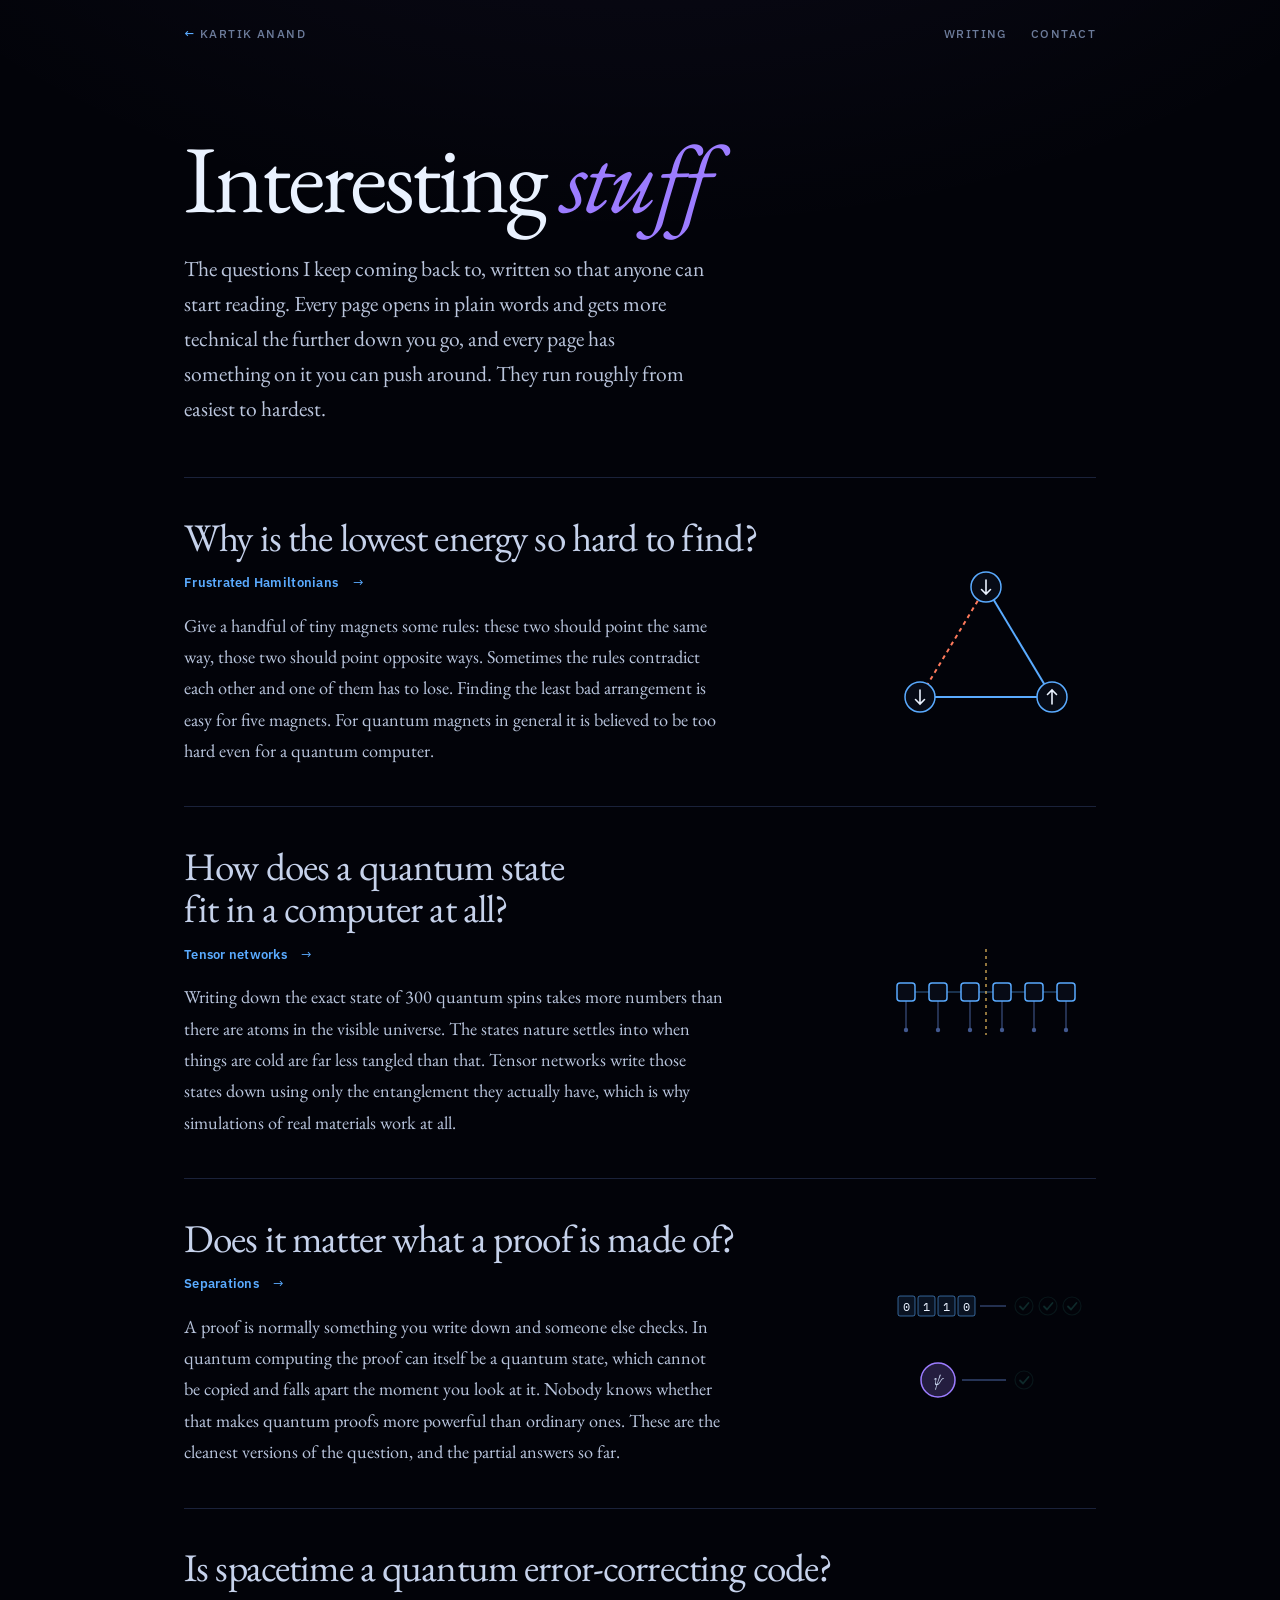
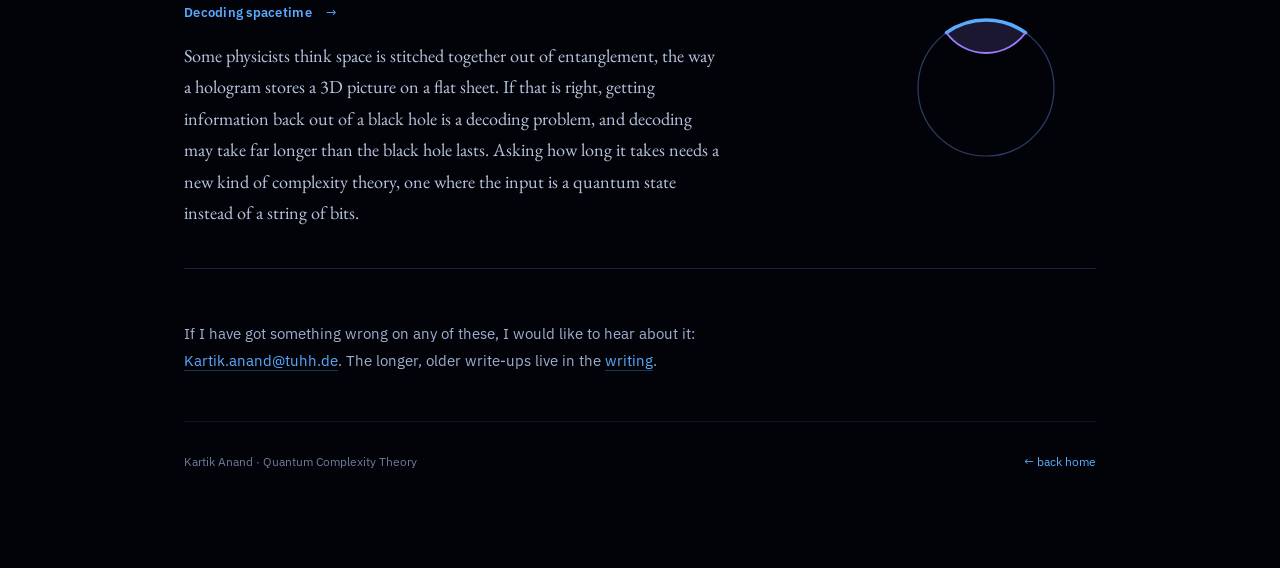
<file: interesting.html>
<!DOCTYPE html>
<html lang="en">
<head>
<meta charset="UTF-8">
<meta name="viewport" content="width=device-width, initial-scale=1.0">
<title>Interesting stuff · Kartik Anand</title>
<meta name="description" content="The questions Kartik Anand keeps thinking about, explained in plain words first: frustrated Hamiltonians, tensor networks, complexity separations, and what quantum gravity asks of complexity theory.">
<link rel="canonical" href="https://k-styles.github.io/interesting.html">
<meta property="og:type" content="website">
<meta property="og:title" content="Interesting stuff">
<meta property="og:description" content="Four questions from quantum complexity and physics, each starting in plain words, each with something to push on.">
<meta property="og:url" content="https://k-styles.github.io/interesting.html">
<link rel="icon" href="data:image/svg+xml,%3Csvg xmlns='http://www.w3.org/2000/svg' viewBox='0 0 32 32'%3E%3Ccircle cx='16' cy='16' r='15' fill='%2303040a'/%3E%3Ccircle cx='16' cy='16' r='9' fill='none' stroke='%235aabff' stroke-width='1.6'/%3E%3Ccircle cx='16' cy='16' r='3.2' fill='%239c7cff'/%3E%3Ccircle cx='16' cy='7' r='2' fill='%235aabff'/%3E%3Ccircle cx='24' cy='20.5' r='2' fill='%235aabff'/%3E%3Ccircle cx='8' cy='20.5' r='2' fill='%2345d4bd'/%3E%3C/svg%3E">
<link rel="preconnect" href="https://fonts.googleapis.com">
<link rel="preconnect" href="https://fonts.gstatic.com" crossorigin>
<link href="https://fonts.googleapis.com/css2?family=EB+Garamond:ital,wght@0,400;0,500;0,600;1,400;1,500&family=IBM+Plex+Sans:ital,wght@0,300;0,400;0,500;0,600;1,400&family=IBM+Plex+Mono:wght@400;500&display=swap" rel="stylesheet">
<style>
*, *::before, *::after { box-sizing: border-box; margin: 0; padding: 0; }

:root {
  --void: #020309;
  --rule: rgba(120,160,255,0.11);
  --rule-bright: rgba(120,160,255,0.2);
  --rule-strong: rgba(120,160,255,0.38);

  --star-bright: #eaf2ff;
  --star: rgba(215,228,255,0.92);
  --muted: rgba(172,197,242,0.62);

  --quantum: #5aabff;
  --entangle: #9c7cff;
  --accent: #f0c060;
  --good: #45d4bd;
  --bad: #ff7a5c;

  --serif: 'EB Garamond', Georgia, serif;
  --sans: 'IBM Plex Sans', system-ui, sans-serif;
  --mono: 'IBM Plex Mono', ui-monospace, Menlo, monospace;

  --micro: 0.75rem;
  --ease-out: cubic-bezier(0.16, 1, 0.3, 1);
}

html {
  scroll-behavior: smooth;
  caret-color: var(--quantum);
  scrollbar-color: rgba(90,171,255,0.28) var(--void);
  scrollbar-width: thin;
}

body {
  background-color: var(--void);
  background-image: radial-gradient(1400px 800px at 50% -12%, rgba(156,124,255,0.07), transparent 62%);
  background-repeat: no-repeat;
  color: var(--star);
  font-family: var(--sans);
  font-size: 15px;
  line-height: 1.7;
  min-height: 100vh;
  -webkit-font-smoothing: antialiased;
}

::selection { background: rgba(90,171,255,0.32); color: #f2f8ff; }
:focus-visible { outline: 2px solid var(--quantum); outline-offset: 3px; border-radius: 3px; }
a { text-underline-offset: 0.18em; }

::-webkit-scrollbar { width: 5px; }
::-webkit-scrollbar-track { background: var(--void); }
::-webkit-scrollbar-thumb { background: rgba(90,171,255,0.28); border-radius: 3px; }
::-webkit-scrollbar-thumb:hover { background: rgba(90,171,255,0.45); }

.skip-link {
  position: absolute; left: 1rem; top: -3rem; z-index: 10;
  padding: 0.5rem 0.9rem; font-size: var(--micro); letter-spacing: 0.1em;
  text-transform: uppercase; color: var(--quantum); background: #070b16;
  border: 1px solid var(--rule-strong); border-radius: 3px; text-decoration: none;
  transition: top 0.2s var(--ease-out);
}
.skip-link:focus { top: 1rem; }

.wrapper {
  max-width: 960px; margin: 0 auto; padding: 0 1.5rem 6rem;
}

.topbar {
  display: flex; justify-content: space-between; align-items: center; gap: 1rem;
  padding: 1.5rem 0 1.1rem;
}
.topbar nav { display: flex; gap: 1.5rem; }
.topbar a {
  font-size: var(--micro); font-weight: 500; letter-spacing: 0.12em; text-transform: uppercase;
  color: var(--muted); text-decoration: none; transition: color 0.2s;
}
.topbar a:hover { color: var(--quantum); }
.home-link span { color: var(--quantum); }

.hero { padding: 4.5rem 0 3.2rem; animation: rise 1s var(--ease-out) both; }
@keyframes rise { from { opacity: 0; transform: translateY(20px); } to { opacity: 1; transform: none; } }
.hero h1 {
  font-family: var(--serif); font-weight: 400;
  font-size: clamp(3.2rem, 11.5vw, 6rem);
  line-height: 0.92; letter-spacing: -0.035em; color: var(--star-bright);
}
.hero h1 em { font-style: italic; color: var(--entangle); }
.hero .lede {
  font-family: var(--serif); font-size: clamp(1.15rem, 1.9vw, 1.35rem);
  line-height: 1.62; color: rgba(216,229,255,0.86); max-width: 52ch; margin-top: 1.8rem;
}

/* The page is a list of questions, easiest first. Each row is one link: the
   question carries the weight, the topic name sits under it, and the drawing on
   the right is a small live version of the page's own mechanism. */
.topics { list-style: none; border-top: 1px solid var(--rule-bright); }
.topics li { border-bottom: 1px solid var(--rule-bright); }

.topic {
  display: grid; grid-template-columns: minmax(0, 1fr) 220px; gap: 2.6rem;
  align-items: center;
  padding: 2.4rem 1.2rem 2.5rem;
  margin: 0 -1.2rem;
  color: inherit; text-decoration: none;
  border-radius: 6px;
  transition: background-color 0.35s var(--ease-out);
}
.topic:hover, .topic:focus-visible { background-color: rgba(90,171,255,0.035); }
.topic:focus-visible { outline-offset: -2px; }

.t-q {
  font-family: var(--serif); font-weight: 400;
  font-size: clamp(1.75rem, 3.6vw, 2.45rem);
  line-height: 1.08; letter-spacing: -0.022em; color: var(--star);
  text-wrap: balance;
  transition: color 0.3s;
}
.topic:hover .t-q, .topic:focus-visible .t-q { color: var(--star-bright); }

.t-name {
  display: flex; flex-wrap: wrap; align-items: baseline; gap: 0.25rem 0.9rem;
  margin-top: 0.75rem;
  font-size: 0.84rem; letter-spacing: 0.01em; color: rgba(178,201,244,0.8);
}
.t-name b { font-weight: 600; color: var(--quantum); letter-spacing: 0.02em; }
.t-name .go {
  color: var(--quantum); display: inline-block;
  transition: transform 0.35s var(--ease-out);
}
.topic:hover .go, .topic:focus-visible .go { transform: translateX(5px); }

.t-plain {
  font-family: var(--serif); font-size: 1.14rem; line-height: 1.72;
  color: rgba(214,228,255,0.86); margin-top: 1rem; max-width: 60ch;
}

.t-motif { width: 100%; height: auto; display: block; overflow: visible; }

/* motif ink */
.m-rim   { fill: none; stroke: var(--rule-strong); stroke-width: 1.2; }
.m-line  { stroke: rgba(120,160,255,0.42); stroke-width: 1.4; fill: none; }
.m-ok    { stroke: var(--quantum); stroke-width: 2; }
.m-bad   { stroke: var(--bad); stroke-width: 2; stroke-dasharray: 4 4; }
.m-node  { fill: #070b16; stroke: var(--quantum); stroke-width: 1.5; }
.m-arrow { stroke: var(--star-bright); stroke-width: 1.6; stroke-linecap: round; fill: none; }
.m-wedge { fill: rgba(156,124,255,0.16); }
.m-geo   { fill: none; stroke: var(--entangle); stroke-width: 1.8; }
.m-arc   { fill: none; stroke: var(--quantum); stroke-width: 3.5; stroke-linecap: round; }
.m-lbl   { font-family: var(--serif); font-style: italic; font-size: 17px; fill: rgba(215,228,255,0.9); }
.m-tile  { fill: rgba(90,171,255,0.1); stroke: rgba(90,171,255,0.55); stroke-width: 1; }
.m-bit   { font-family: var(--mono); font-size: 12px; fill: var(--star-bright); text-anchor: middle; }
.m-psi   { fill: rgba(156,124,255,0.22); stroke: var(--entangle); stroke-width: 1.5; }
.m-check { fill: none; stroke: var(--good); stroke-width: 1.8; stroke-linecap: round; stroke-linejoin: round; }
.m-cut   { stroke: var(--accent); stroke-width: 1.2; stroke-dasharray: 3 4; }

.aside {
  margin-top: 3.2rem; max-width: 64ch;
  font-size: 0.95rem; line-height: 1.72; color: rgba(190,208,245,0.84);
}
.aside a { color: var(--quantum); text-decoration: none; border-bottom: 1px solid rgba(90,171,255,0.3); }
.aside a:hover { border-color: var(--quantum); }

footer {
  margin-top: 3rem; padding-top: 1.8rem; border-top: 1px solid var(--rule);
  display: flex; justify-content: space-between; align-items: baseline; flex-wrap: wrap; gap: 0.6rem;
  font-size: 0.78rem; color: rgba(172,197,242,0.62);
}
footer a { color: var(--quantum); text-decoration: none; border-bottom: 1px solid transparent; }
footer a:hover { border-color: var(--quantum); }

@media (max-width: 760px) {
  .wrapper { padding: 0 1.15rem 4rem; }
  .hero { padding: 2.6rem 0 2.2rem; }
  .topic {
    grid-template-columns: 1fr; gap: 1.2rem;
    padding: 1.9rem 1rem 2rem; margin: 0 -1rem;
  }
  .t-motif { grid-row: 1; width: 150px; }
}
@media (prefers-reduced-motion: reduce) {
  html { scroll-behavior: auto; }
  .hero { animation: none; }
  * { transition-duration: 0.01ms !important; }
}
</style>
</head>
<body>
<a class="skip-link" href="#main">Skip to content</a>
<div class="wrapper">

  <div class="topbar">
    <a class="home-link" href="index.html"><span>←</span> Kartik Anand</a>
    <nav aria-label="Secondary">
      <a href="blogs.html">Writing</a>
      <a href="mailto:Kartik.anand@tuhh.de">Contact</a>
    </nav>
  </div>

  <header class="hero">
    <h1>Interesting <em>stuff</em></h1>
    <p class="lede">
      The questions I keep coming back to, written so that anyone can start reading. Every page opens in
      plain words and gets more technical the further down you go, and every page has something on it
      you can push around. They run roughly from easiest to hardest.
    </p>
  </header>

  <main id="main">
    <ol class="topics">

      <li>
        <a class="topic" href="frustration.html" data-motif="frustration">
          <div>
            <h2 class="t-q">Why is the lowest energy so hard to find?</h2>
            <p class="t-name"><b>Frustrated Hamiltonians</b><span class="go" aria-hidden="true">→</span></p>
            <p class="t-plain">
              Give a handful of tiny magnets some rules: these two should point the same way, those two
              should point opposite ways. Sometimes the rules contradict each other and one of them has to
              lose. Finding the least bad arrangement is easy for five magnets. For quantum magnets in
              general it is believed to be too hard even for a quantum computer.
            </p>
          </div>
          <svg class="t-motif" viewBox="0 0 220 170" aria-hidden="true">
            <line class="m-ok"  data-b="0" x1="110" y1="30"  x2="44"  y2="140"/>
            <line class="m-ok"  data-b="1" x1="44"  y1="140" x2="176" y2="140"/>
            <line class="m-bad" data-b="2" x1="176" y1="140" x2="110" y2="30"/>
            <g data-s="0" transform="translate(110 30)"><circle class="m-node" r="15"/><path class="m-arrow" d="M0 7 V-7 M-4.5 -2.5 L0 -7 L4.5 -2.5"/></g>
            <g data-s="1" transform="translate(44 140)"><circle class="m-node" r="15"/><path class="m-arrow" d="M0 7 V-7 M-4.5 -2.5 L0 -7 L4.5 -2.5" transform="rotate(180)"/></g>
            <g data-s="2" transform="translate(176 140)"><circle class="m-node" r="15"/><path class="m-arrow" d="M0 7 V-7 M-4.5 -2.5 L0 -7 L4.5 -2.5"/></g>
          </svg>
        </a>
      </li>

      <li>
        <a class="topic" href="tensor-networks.html" data-motif="tensor">
          <div>
            <h2 class="t-q">How does a quantum state fit in a computer at all?</h2>
            <p class="t-name"><b>Tensor networks</b><span class="go" aria-hidden="true">→</span></p>
            <p class="t-plain">
              Writing down the exact state of 300 quantum spins takes more numbers than there are atoms in
              the visible universe. The states nature settles into when things are cold are far less
              tangled than that. Tensor networks write those states down using only the entanglement they
              actually have, which is why simulations of real materials work at all.
            </p>
          </div>
          <svg class="t-motif" viewBox="0 0 220 170" aria-hidden="true">
            <g class="tn-legs"></g>
            <g class="tn-bonds"></g>
            <line class="m-cut" x1="110" y1="42" x2="110" y2="128"/>
            <g class="tn-nodes"></g>
          </svg>
        </a>
      </li>

      <li>
        <a class="topic" href="separations.html" data-motif="witness">
          <div>
            <h2 class="t-q">Does it matter what a proof is made of?</h2>
            <p class="t-name"><b>Separations</b><span class="go" aria-hidden="true">→</span></p>
            <p class="t-plain">
              A proof is normally something you write down and someone else checks. In quantum computing
              the proof can itself be a quantum state, which cannot be copied and falls apart the moment
              you look at it. Nobody knows whether that makes quantum proofs more powerful than ordinary
              ones. These are the cleanest versions of the question, and the partial answers so far.
            </p>
          </div>
          <svg class="t-motif" viewBox="0 0 220 170" aria-hidden="true">
            <g class="w-tiles"></g>
            <path class="m-line" d="M104 48 H130"/>
            <g class="w-checks"></g>
            <circle class="m-psi w-psi" cx="62" cy="122" r="17"/>
            <text class="m-lbl" x="62" y="127" text-anchor="middle">ψ</text>
            <path class="m-line w-psi-line" d="M86 122 H130"/>
            <g class="w-qchecks"></g>
          </svg>
        </a>
      </li>

      <li>
        <a class="topic" href="gravity.html" data-motif="gravity">
          <div>
            <h2 class="t-q">Is spacetime a quantum error-correcting code?</h2>
            <p class="t-name"><b>Decoding spacetime</b><span class="go" aria-hidden="true">→</span></p>
            <p class="t-plain">
              Some physicists think space is stitched together out of entanglement, the way a hologram
              stores a 3D picture on a flat sheet. If that is right, getting information back out of a
              black hole is a decoding problem, and decoding may take far longer than the black hole
              lasts. Asking how long it takes needs a new kind of complexity theory, one where the input
              is a quantum state instead of a string of bits.
            </p>
          </div>
          <svg class="t-motif" viewBox="0 0 220 170" aria-hidden="true">
            <path class="m-wedge g-wedge"/>
            <circle class="m-rim" cx="110" cy="85" r="68"/>
            <path class="m-arc g-arc"/>
            <path class="m-geo g-geo"/>
          </svg>
        </a>
      </li>

    </ol>

    <p class="aside">
      If I have got something wrong on any of these, I would like to hear about it:
      <a href="mailto:Kartik.anand@tuhh.de">Kartik.anand@tuhh.de</a>. The longer, older write-ups live in
      the <a href="blogs.html">writing</a>.
    </p>
  </main>

  <footer>
    <span>Kartik Anand · Quantum Complexity Theory</span>
    <span><a href="index.html">← back home</a></span>
  </footer>

</div>

<script>
(() => {
  const NS = 'http://www.w3.org/2000/svg';
  const el = (tag, attrs, parent) => {
    const e = document.createElementNS(NS, tag);
    for (const k in attrs) e.setAttribute(k, attrs[k]);
    if (parent) parent.appendChild(e);
    return e;
  };
  const still = window.matchMedia('(prefers-reduced-motion: reduce)').matches;

  // Each motif exposes step(t) for a time t in seconds. It is drawn once at
  // t = 0, and only runs while its row is hovered or focused.
  const motifs = {};

  /* Frustration: three spins on a triangle, every bond wanting its ends to
     disagree. Flip one spin at a time and the unhappy bond walks round. */
  motifs.frustration = (svg) => {
    const spins = [1, -1, 1];
    const bonds = [[0, 1], [1, 2], [2, 0]];
    const lines = [...svg.querySelectorAll('[data-b]')];
    const arrows = [...svg.querySelectorAll('[data-s] .m-arrow')];
    const draw = () => {
      bonds.forEach(([a, b], i) => {
        lines[i].setAttribute('class', spins[a] !== spins[b] ? 'm-ok' : 'm-bad');
      });
      arrows.forEach((p, i) => p.setAttribute('transform', spins[i] > 0 ? '' : 'rotate(180)'));
    };
    let last = -1;
    draw();
    return (t) => {
      const k = Math.floor(t / 0.9);
      if (k !== last) { last = k; spins[k % 3] *= -1; draw(); }
    };
  };

  /* Tensor network: six tensors in a chain. Bond thickness stands for how much
     entanglement crosses that bond, swelling toward the middle as the chain
     is tuned toward its critical point and relaxing again. */
  motifs.tensor = (svg) => {
    const n = 6, x0 = 30, dx = 32, y = 85;
    const legs = svg.querySelector('.tn-legs');
    const bondsG = svg.querySelector('.tn-bonds');
    const nodes = svg.querySelector('.tn-nodes');
    const bonds = [];
    for (let i = 0; i < n; i++) {
      const x = x0 + i * dx;
      el('line', { class: 'm-line', x1: x, y1: y, x2: x, y2: y + 36 }, legs);
      el('circle', { cx: x, cy: y + 38, r: 2.2, fill: 'rgba(120,160,255,0.55)' }, legs);
      if (i < n - 1) bonds.push(el('line', { x1: x, y1: y, x2: x + dx, y2: y, stroke: '#5aabff', 'stroke-linecap': 'round' }, bondsG));
      el('rect', { class: 'm-node', x: x - 9, y: y - 9, width: 18, height: 18, rx: 3 }, nodes);
    }
    return (t) => {
      const g = 0.5 + 0.5 * Math.sin(t * 1.3 - Math.PI / 2);      // 0 … 1 … 0
      bonds.forEach((b, i) => {
        const mid = 1 - Math.abs(i - (n - 2) / 2) / ((n - 2) / 2 + 1);
        b.setAttribute('stroke-width', (1.2 + 5.2 * g * mid).toFixed(2));
        b.setAttribute('stroke-opacity', (0.55 + 0.45 * g * mid).toFixed(2));
      });
    };
  };

  /* Witnesses: a bit string feeds any number of checks. The quantum state
     feeds one and is gone. */
  motifs.witness = (svg) => {
    const tiles = svg.querySelector('.w-tiles');
    '0110'.split('').forEach((b, i) => {
      el('rect', { class: 'm-tile', x: 22 + i * 20, y: 38, width: 17, height: 20, rx: 2 }, tiles);
      const tx = el('text', { class: 'm-bit', x: 30.5 + i * 20, y: 52.5 }, tiles);
      tx.textContent = b;
    });
    const checks = svg.querySelector('.w-checks');
    const cs = [0, 1, 2].map((i) => {
      const g = el('g', { transform: `translate(${148 + i * 24} 48)` }, checks);
      el('circle', { r: 9, fill: 'none', stroke: 'rgba(69,212,189,0.5)', 'stroke-width': 1.2 }, g);
      el('path', { class: 'm-check', d: 'M-4 0.5 L-1 3.5 L4.5 -3' }, g);
      return g;
    });
    const qg = el('g', { transform: 'translate(148 122)' }, svg.querySelector('.w-qchecks'));
    el('circle', { r: 9, fill: 'none', stroke: 'rgba(69,212,189,0.5)', 'stroke-width': 1.2 }, qg);
    el('path', { class: 'm-check', d: 'M-4 0.5 L-1 3.5 L4.5 -3' }, qg);
    const psi = svg.querySelector('.w-psi');
    const psiLine = svg.querySelector('.w-psi-line');
    return (t) => {
      const ph = (t % 3.2) / 3.2;                                   // one cycle
      cs.forEach((g, i) => g.setAttribute('opacity', ph > 0.12 + i * 0.16 ? 1 : 0.18));
      qg.setAttribute('opacity', ph > 0.12 ? 1 : 0.18);
      const gone = ph > 0.2 ? Math.min(1, (ph - 0.2) / 0.12) : 0;
      psi.setAttribute('r', (17 - 14 * gone).toFixed(2));
      psi.setAttribute('opacity', (1 - 0.7 * gone).toFixed(2));
      psiLine.setAttribute('opacity', (1 - 0.8 * gone).toFixed(2));
    };
  };

  /* Holography: a boundary region A (blue arc), its minimal surface (violet
     geodesic, a circle meeting the rim at right angles) and the entanglement
     wedge between them. The region breathes; the geodesic follows exactly. */
  motifs.gravity = (svg) => {
    const cx = 110, cy = 85, R = 68;
    const wedge = svg.querySelector('.g-wedge');
    const arc = svg.querySelector('.g-arc');
    const geo = svg.querySelector('.g-geo');
    const pt = (a) => [cx + R * Math.cos(a), cy - R * Math.sin(a)];
    const draw = (half) => {
      const a = Math.PI / 2 + half, b = Math.PI / 2 - half;   // symmetric about the top
      const [ax, ay] = pt(a), [bx, by] = pt(b);
      const big = 2 * half > Math.PI ? 1 : 0;
      const rimD = `M${ax.toFixed(2)} ${ay.toFixed(2)} A${R} ${R} 0 ${big} 1 ${bx.toFixed(2)} ${by.toFixed(2)}`;
      // Geodesic in the Poincaré disk: radius R·tan(Δ/2), bending inward.
      const r = R * Math.tan(Math.min(half, Math.PI / 2 - 1e-3));
      const geoD = `M${bx.toFixed(2)} ${by.toFixed(2)} A${r.toFixed(2)} ${r.toFixed(2)} 0 0 1 ${ax.toFixed(2)} ${ay.toFixed(2)}`;
      arc.setAttribute('d', rimD);
      geo.setAttribute('d', geoD);
      wedge.setAttribute('d', rimD + ` A${r.toFixed(2)} ${r.toFixed(2)} 0 0 1 ${ax.toFixed(2)} ${ay.toFixed(2)} Z`);
    };
    draw(0.62);
    return (t) => draw(0.62 + 0.5 * Math.sin(t * 1.1));
  };

  document.querySelectorAll('.topic').forEach((row) => {
    const svg = row.querySelector('.t-motif');
    const step = motifs[row.dataset.motif](svg);
    step(0);
    if (still) return;
    let raf = 0, t0 = 0, t = 0;
    const loop = (now) => { t = (now - t0) / 1000; step(t); raf = requestAnimationFrame(loop); };
    const start = () => { if (!raf) { t0 = performance.now() - t * 1000; raf = requestAnimationFrame(loop); } };
    const stop = () => { cancelAnimationFrame(raf); raf = 0; };
    row.addEventListener('pointerenter', start);
    row.addEventListener('pointerleave', stop);
    row.addEventListener('focus', start);
    row.addEventListener('blur', stop);
  });
})();
</script>
</body>
</html>
</file>
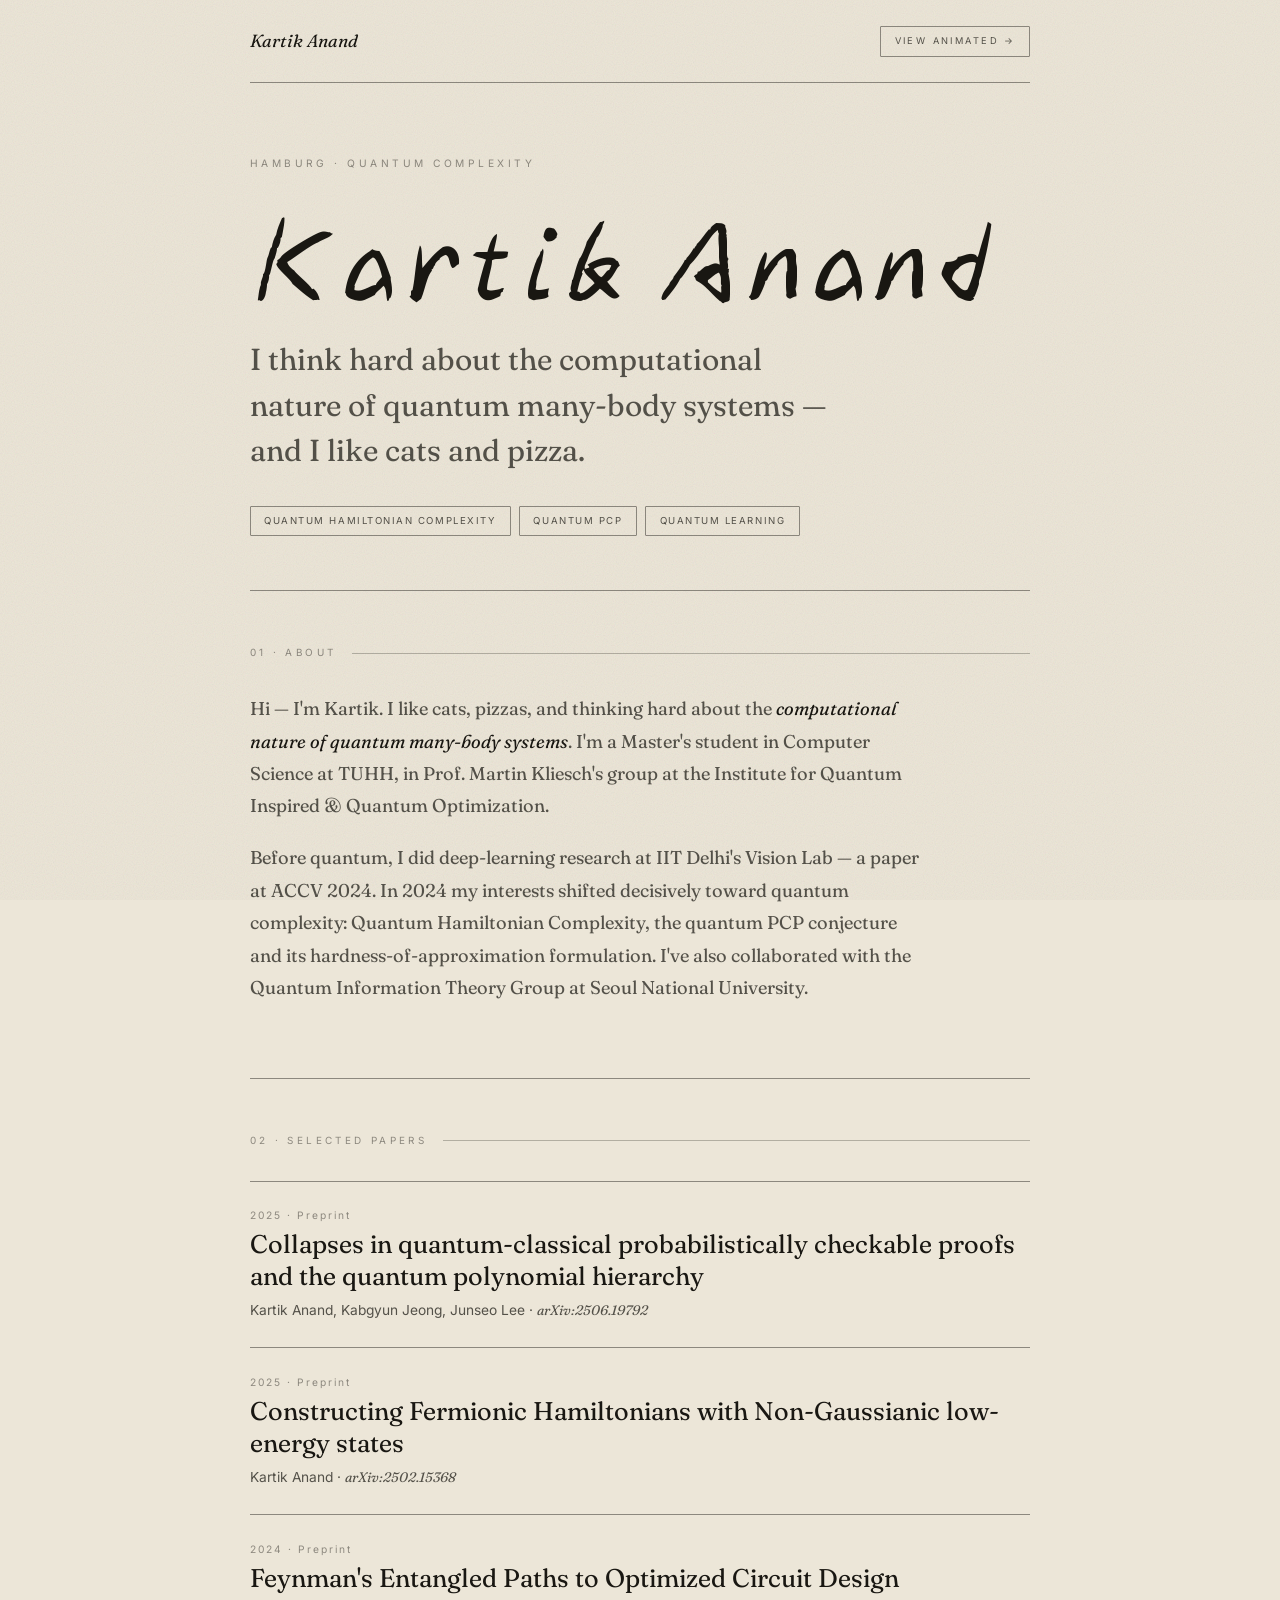
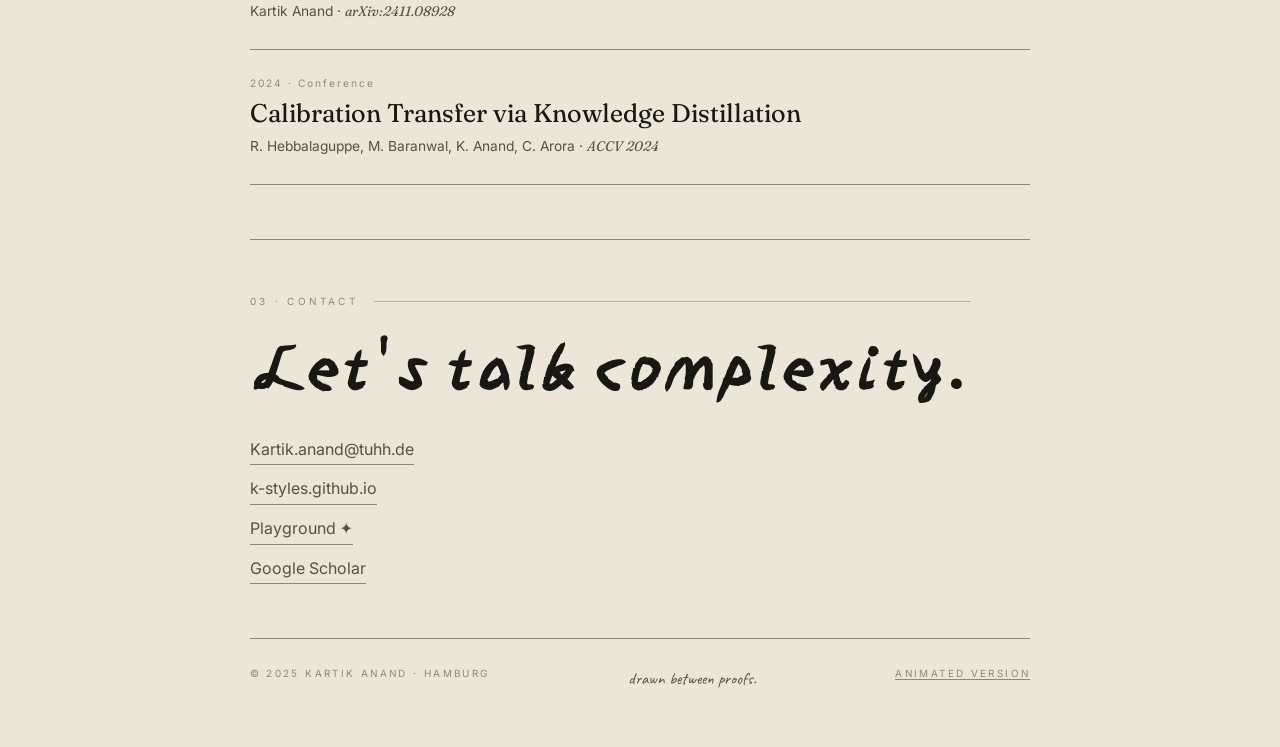
<file: plain.html>
<!DOCTYPE html>
<html lang="en">
<head>
<meta charset="UTF-8">
<meta name="viewport" content="width=device-width, initial-scale=1.0">
<title>Kartik Anand — Quantum Complexity</title>
<meta name="description" content="Kartik Anand — researcher in quantum complexity theory, Hamburg. Quantum Hamiltonian complexity, the quantum PCP conjecture, quantum learning.">
<link href="https://fonts.googleapis.com/css2?family=Caveat:wght@400;600&family=Fraunces:ital,opsz,wght@0,9..144,400;0,9..144,500;0,9..144,600;1,9..144,400;1,9..144,500&family=Inter:wght@400;500;600&family=Yuji+Boku&display=swap" rel="stylesheet">
<style>
*,*::before,*::after{box-sizing:border-box;margin:0;padding:0}
:root{
  --paper:#ece6d8;
  --ink:#191712;
  --ink-soft:rgba(25,23,18,0.72);
  --ink-faint:rgba(25,23,18,0.45);
  --serif:'Fraunces',Georgia,serif;
  --display:'Yuji Boku','Fraunces',serif;
  --hand:'Caveat',cursive;
  --sans:'Inter',system-ui,sans-serif;
}
.about-p,.lede,.pub .ti,.pub .venue{font-variation-settings:'SOFT' 40,'WONK' 1,'opsz' 40}
html,body{margin:0;background:var(--paper)}
body{color:var(--ink);font-family:var(--sans);line-height:1.6;-webkit-font-smoothing:antialiased}
/* shared paper grain so the theme matches index.html exactly */
body::before{
  content:'';position:fixed;inset:0;pointer-events:none;z-index:0;opacity:0.26;mix-blend-mode:multiply;
  background-image:url("data:image/svg+xml,%3Csvg xmlns='http://www.w3.org/2000/svg' width='160' height='160'%3E%3Cfilter id='n'%3E%3CfeTurbulence type='fractalNoise' baseFrequency='0.9' numOctaves='2'/%3E%3C/filter%3E%3Crect width='100%25' height='100%25' filter='url(%23n)' opacity='0.5'/%3E%3C/svg%3E");
}
a{color:inherit}
.wrap{max-width:60rem;margin:0 auto;padding:0 7vw;position:relative;z-index:1}

/* top bar */
.top{display:flex;justify-content:space-between;align-items:center;padding:1.6rem 0;border-bottom:1px solid var(--ink-faint)}
.top .brand{font-family:var(--serif);font-style:italic;font-size:1.1rem}
.top .toggle{font-size:.58rem;letter-spacing:.26em;text-transform:uppercase;color:var(--ink-soft);text-decoration:none;border:1px solid var(--ink-faint);padding:.45rem .85rem;border-radius:1px;transition:background .2s}
.top .toggle:hover{background:rgba(25,23,18,.06)}

/* hero */
.hero{padding:8vh 0 6vh;border-bottom:1px solid var(--ink-faint)}
.eyebrow{font-size:0.64rem;letter-spacing:0.34em;text-transform:uppercase;color:var(--ink-faint);margin-bottom:1.4rem}
.name{font-family:var(--display);font-weight:400;font-size:clamp(3.2rem,12vw,7rem);line-height:1.02;letter-spacing:.005em}
.lede{font-family:var(--serif);font-size:clamp(1.3rem,2.6vw,1.9rem);line-height:1.5;color:var(--ink-soft);max-width:32ch;margin-top:1.8rem}
.tags{display:flex;flex-wrap:wrap;gap:.5rem;margin-top:2rem}
.tag{font-size:0.6rem;letter-spacing:0.16em;text-transform:uppercase;color:var(--ink-soft);border:1px solid var(--ink-faint);border-radius:1px;padding:0.4rem 0.85rem}

/* sections */
section{padding:6vh 0;border-bottom:1px solid var(--ink-faint)}
.sec-label{font-size:0.62rem;letter-spacing:0.34em;text-transform:uppercase;color:var(--ink-faint);margin-bottom:2rem;display:flex;align-items:center;gap:1rem}
.sec-label::after{content:'';flex:1;height:1px;background:var(--ink-faint);opacity:.6}
.about-p{font-family:var(--serif);font-size:1.16rem;line-height:1.75;color:var(--ink-soft);max-width:56ch;margin-bottom:1.2rem}
.about-p em{font-style:italic;color:var(--ink)}

.pub{display:block;text-decoration:none;border-top:1px solid var(--ink-faint);padding:1.6rem 0;position:relative;transition:padding .2s}
.pub:last-child{border-bottom:1px solid var(--ink-faint)}
.pub:hover{padding-left:1rem}
.pub .yr{font-size:0.64rem;letter-spacing:0.2em;color:var(--ink-faint)}
.pub .ti{font-family:var(--serif);font-size:clamp(1.2rem,2.4vw,1.6rem);line-height:1.25;margin:.3rem 0 .4rem}
.pub .meta{font-size:0.86rem;color:var(--ink-soft)}
.pub .venue{font-style:italic;font-family:var(--serif)}
.pub .go{position:absolute;right:0;top:1.6rem;font-family:var(--hand);font-size:1.25rem;color:var(--ink-faint);opacity:0;transition:opacity .2s}
.pub:hover .go{opacity:1}

.contact{display:flex;flex-wrap:wrap;gap:2.5rem 4rem;align-items:flex-end;justify-content:space-between}
.contact h3{font-family:var(--display);font-size:clamp(2.4rem,6.5vw,4rem);line-height:1.06}
.links{display:flex;flex-direction:column;gap:.7rem;font-size:1rem}
.links a{color:var(--ink-soft);text-decoration:none;border-bottom:1px solid var(--ink-faint);padding-bottom:2px;width:fit-content;transition:color .2s}
.links a:hover{color:var(--ink)}

.foot{display:flex;justify-content:space-between;flex-wrap:wrap;gap:1rem;padding:3vh 0 6vh;font-size:.62rem;letter-spacing:.24em;text-transform:uppercase;color:var(--ink-faint)}
.foot .hand{font-family:var(--hand);font-size:1.05rem;letter-spacing:0;text-transform:none;color:var(--ink-soft)}
.foot a{text-decoration:none;border-bottom:1px solid var(--ink-faint)}
@media(max-width:680px){.contact{flex-direction:column;align-items:flex-start}}
</style>
</head>
<body>
<div class="wrap">

  <header class="top">
    <span class="brand">Kartik Anand</span>
    <a class="toggle" href="./index.html">View animated&nbsp;→</a>
  </header>

  <div class="hero">
    <div class="eyebrow">Hamburg · Quantum Complexity</div>
    <h1 class="name">Kartik Anand</h1>
    <p class="lede">I think hard about the computational nature of quantum many-body systems — and I like cats and pizza.</p>
    <div class="tags">
      <span class="tag">Quantum Hamiltonian Complexity</span>
      <span class="tag">Quantum PCP</span>
      <span class="tag">Quantum Learning</span>
    </div>
  </div>

  <section id="about">
    <div class="sec-label">01 · About</div>
    <p class="about-p">Hi — I'm Kartik. I like cats, pizzas, and thinking hard about the <em>computational nature of quantum many-body systems</em>. I'm a Master's student in Computer Science at TUHH, in Prof. Martin Kliesch's group at the Institute for Quantum Inspired &amp; Quantum Optimization.</p>
    <p class="about-p">Before quantum, I did deep-learning research at IIT Delhi's Vision Lab — a paper at ACCV 2024. In 2024 my interests shifted decisively toward quantum complexity: Quantum Hamiltonian Complexity, the quantum PCP conjecture and its hardness-of-approximation formulation. I've also collaborated with the Quantum Information Theory Group at Seoul National University.</p>
  </section>

  <section id="publications">
    <div class="sec-label">02 · Selected papers</div>
    <a class="pub" href="https://arxiv.org/abs/2506.19792" target="_blank" rel="noopener">
      <div class="yr">2025 · Preprint</div>
      <div class="ti">Collapses in quantum-classical probabilistically checkable proofs and the quantum polynomial hierarchy</div>
      <div class="meta">Kartik Anand, Kabgyun Jeong, Junseo Lee · <span class="venue">arXiv:2506.19792</span></div>
      <span class="go">read →</span>
    </a>
    <a class="pub" href="https://arxiv.org/abs/2502.15368" target="_blank" rel="noopener">
      <div class="yr">2025 · Preprint</div>
      <div class="ti">Constructing Fermionic Hamiltonians with Non-Gaussianic low-energy states</div>
      <div class="meta">Kartik Anand · <span class="venue">arXiv:2502.15368</span></div>
      <span class="go">read →</span>
    </a>
    <a class="pub" href="https://arxiv.org/abs/2411.08928" target="_blank" rel="noopener">
      <div class="yr">2024 · Preprint</div>
      <div class="ti">Feynman's Entangled Paths to Optimized Circuit Design</div>
      <div class="meta">Kartik Anand · <span class="venue">arXiv:2411.08928</span></div>
      <span class="go">read →</span>
    </a>
    <a class="pub" href="https://openaccess.thecvf.com/content/ACCV2024/papers/Hebbalaguppe_Calibration_Transfer_via_Knowledge_Distillation_ACCV_2024_paper.pdf" target="_blank" rel="noopener">
      <div class="yr">2024 · Conference</div>
      <div class="ti">Calibration Transfer via Knowledge Distillation</div>
      <div class="meta">R. Hebbalaguppe, M. Baranwal, K. Anand, C. Arora · <span class="venue">ACCV 2024</span></div>
      <span class="go">read →</span>
    </a>
  </section>

  <section id="contact">
    <div class="contact">
      <div>
        <div class="sec-label" style="margin-bottom:1.2rem">03 · Contact</div>
        <h3>Let's talk complexity.</h3>
      </div>
      <div class="links">
        <a href="mailto:Kartik.anand@tuhh.de">Kartik.anand@tuhh.de</a>
        <a href="https://k-styles.github.io/" target="_blank" rel="noopener">k-styles.github.io</a>
        <a href="./frustration.html">Playground ✦</a>
        <a href="https://scholar.google.com/" target="_blank" rel="noopener">Google Scholar</a>
      </div>
    </div>
  </section>

  <div class="foot">
    <span>© 2025 Kartik Anand · Hamburg</span>
    <span class="hand">drawn between proofs.</span>
    <span><a href="./index.html">Animated version</a></span>
  </div>

</div>
</body>
</html>
</file>
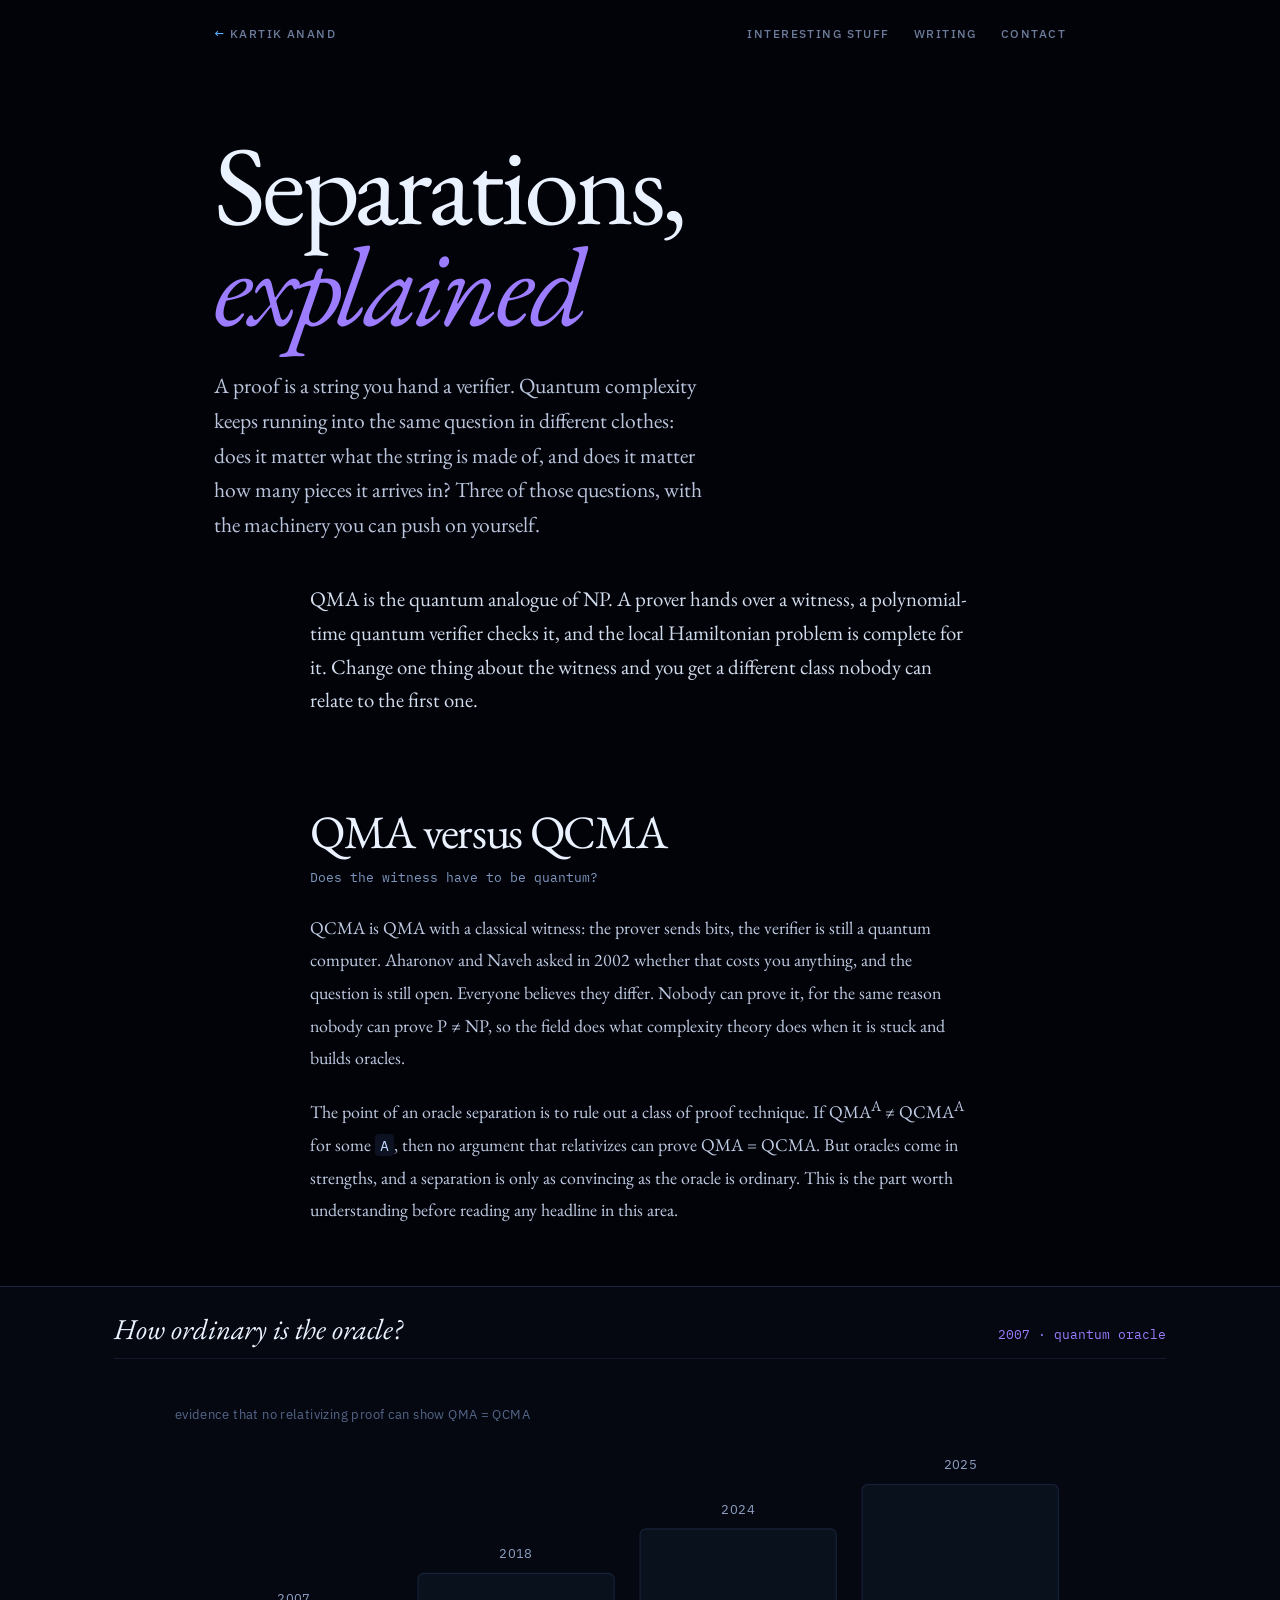
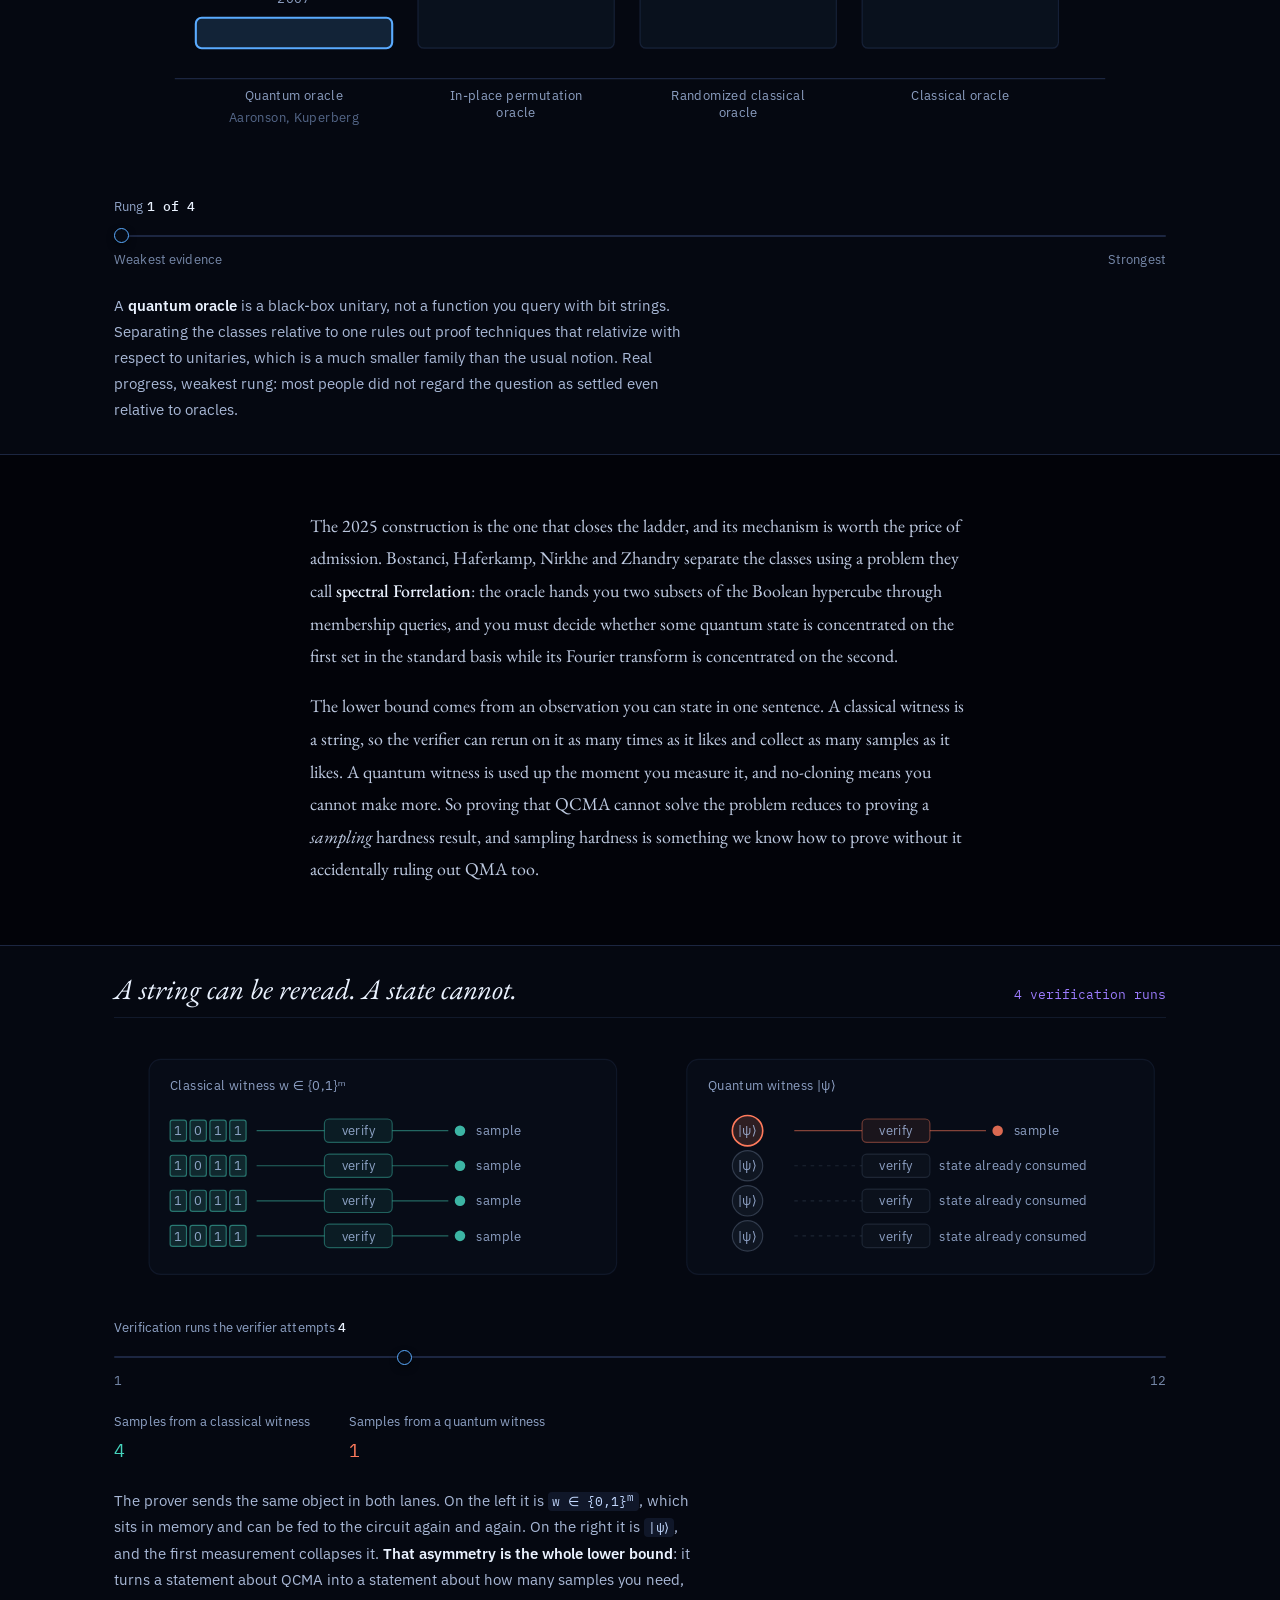
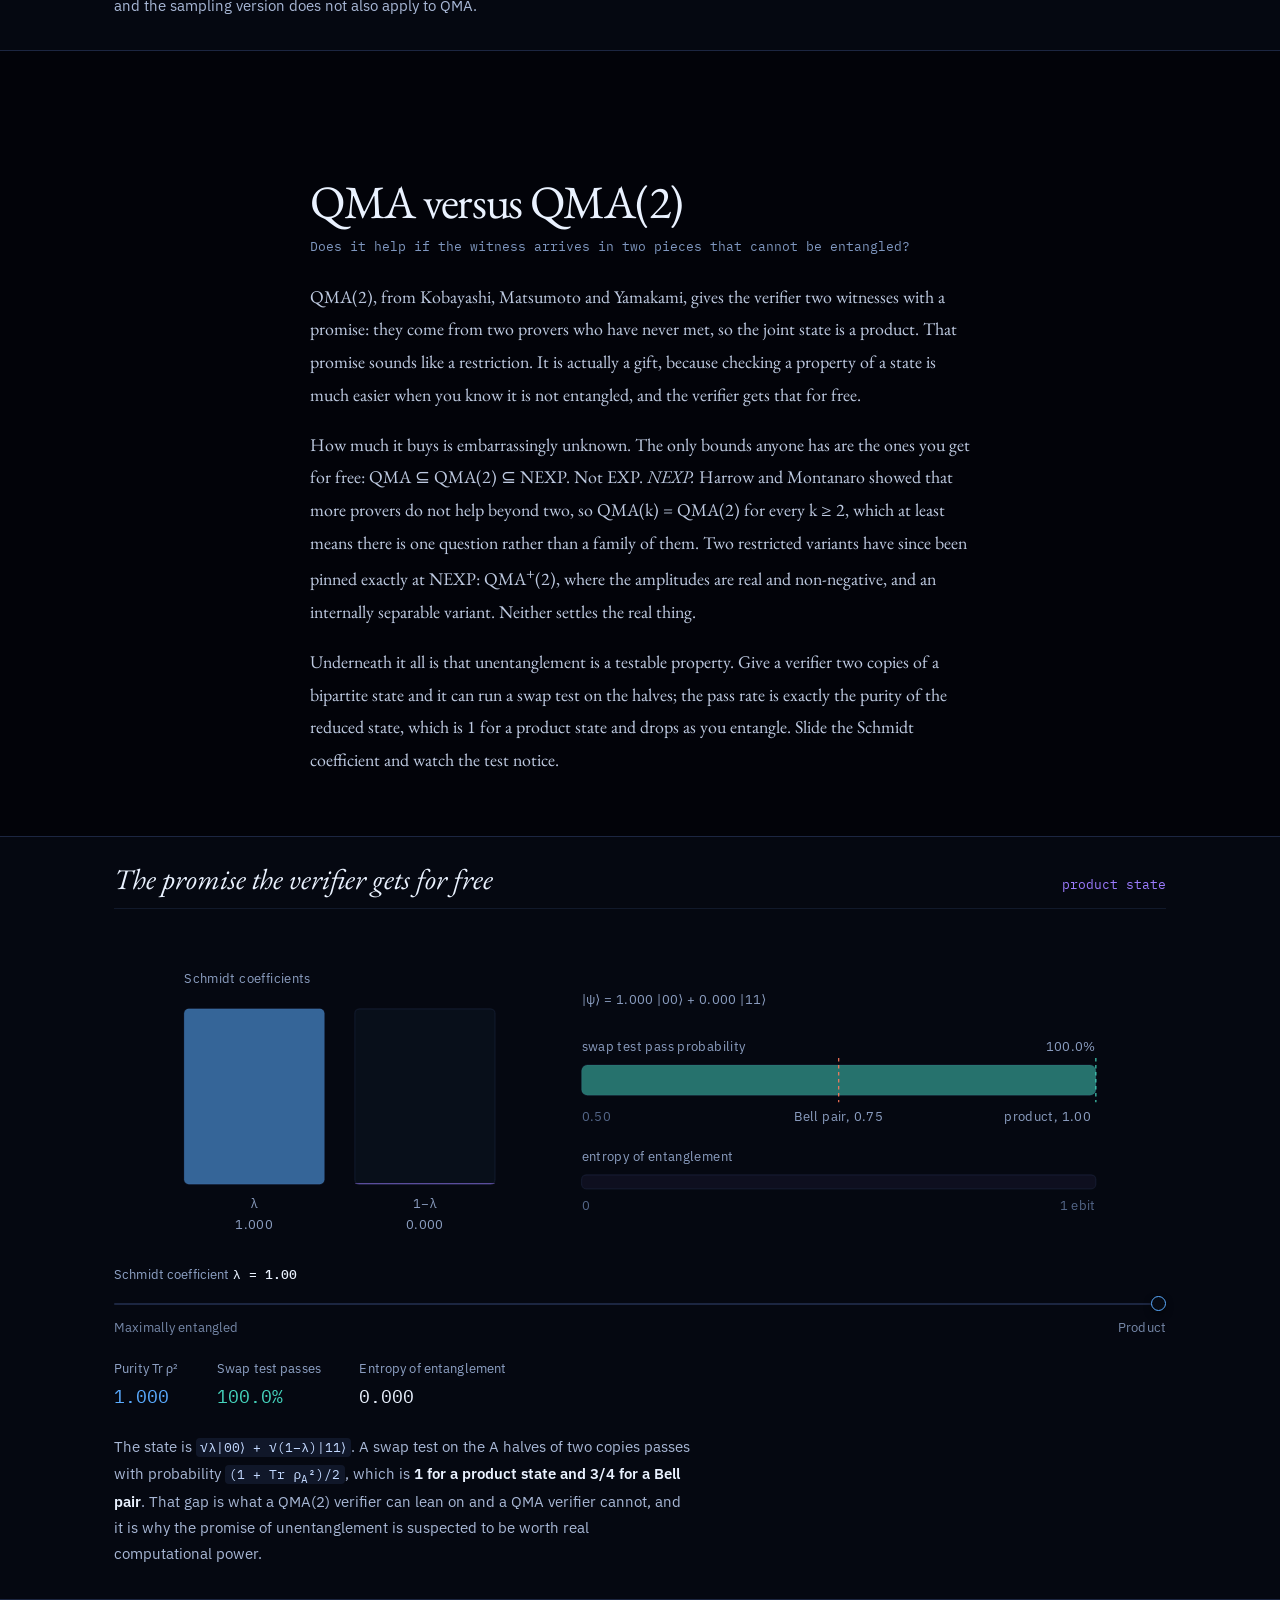
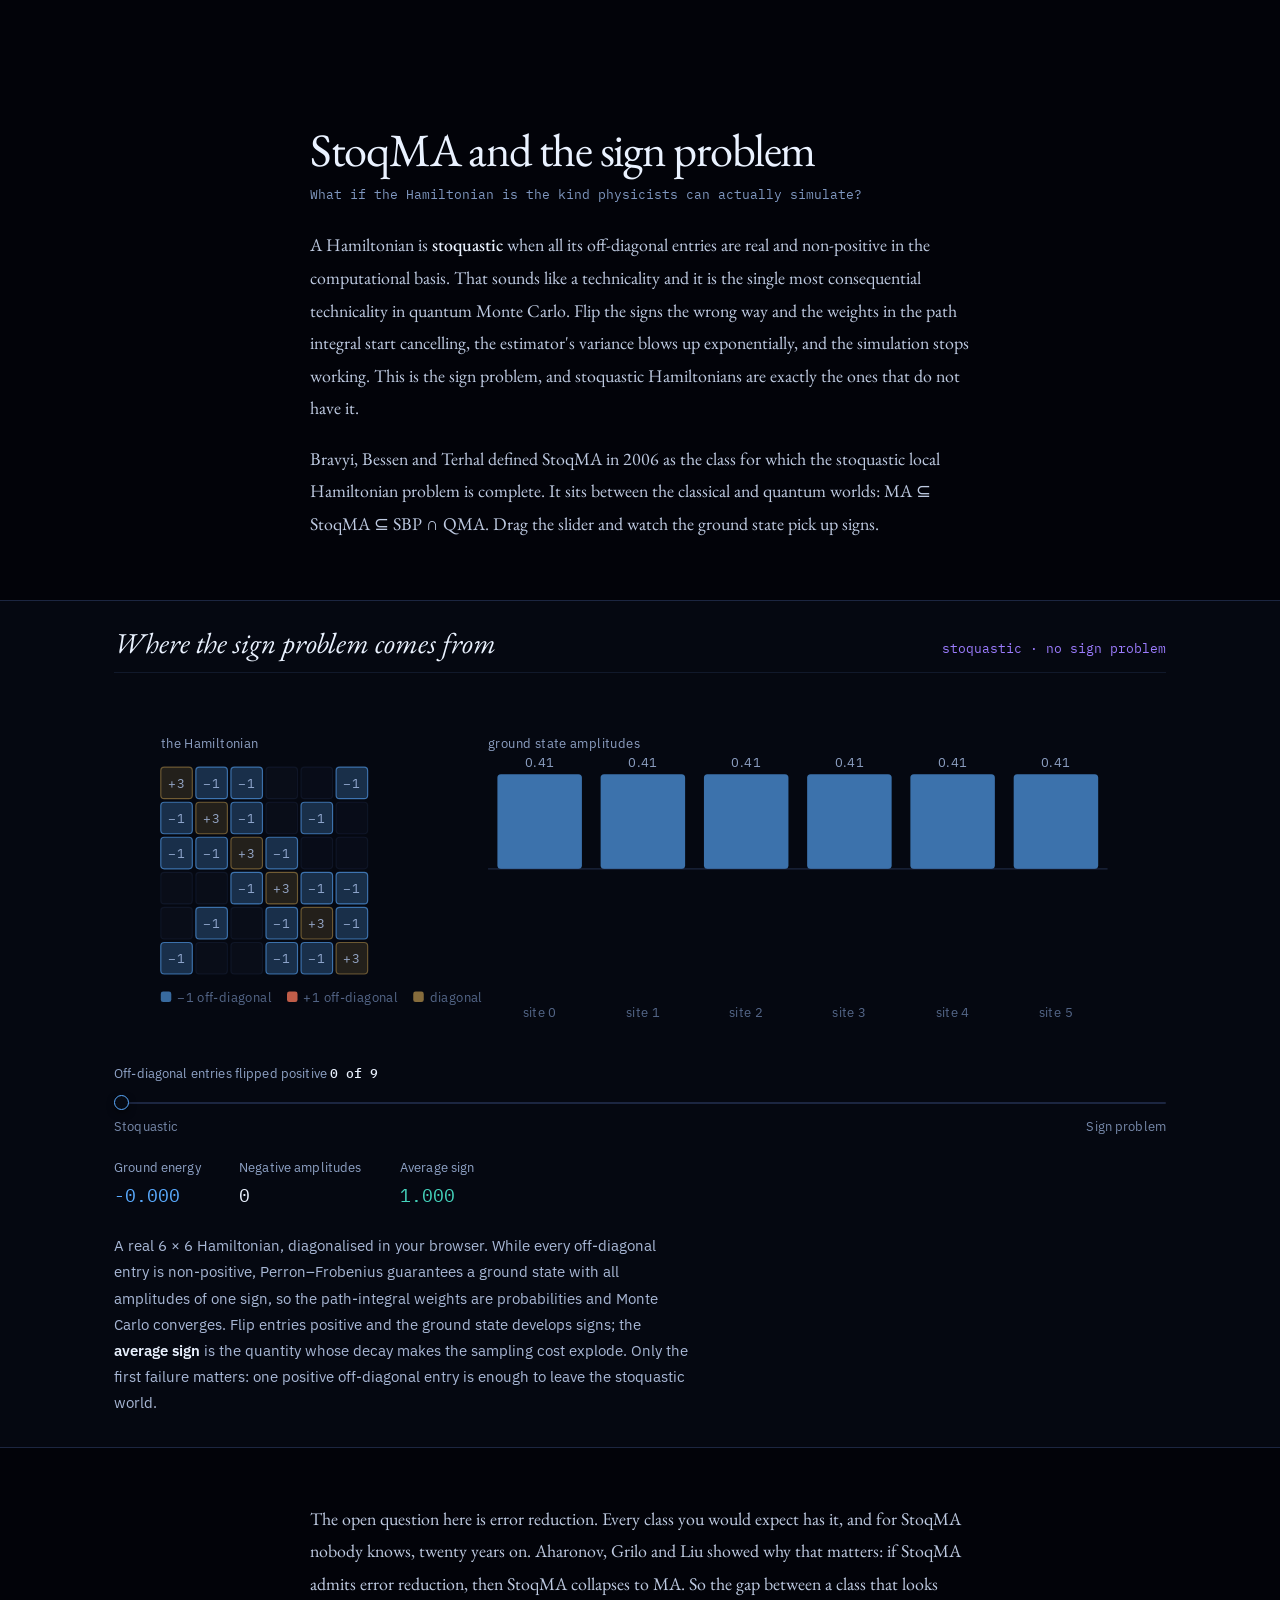
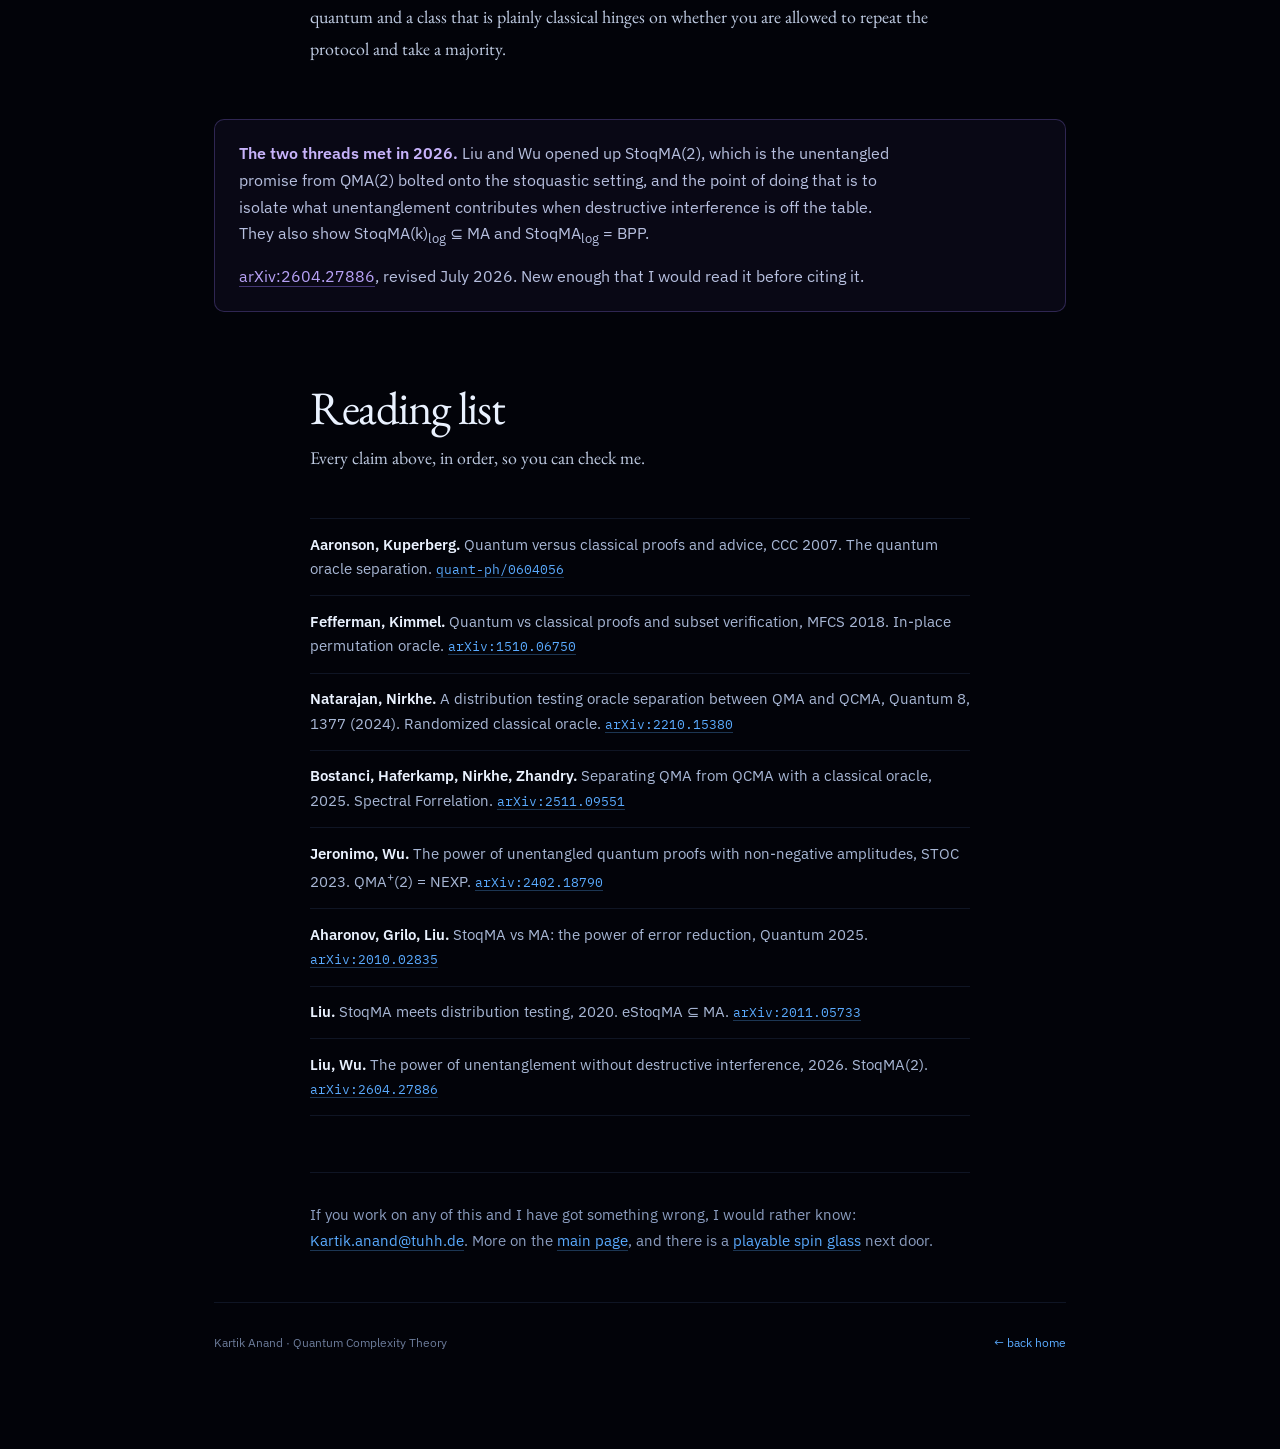
<file: separations.html>
<!DOCTYPE html>
<html lang="en">
<head>
<meta charset="UTF-8">
<meta name="viewport" content="width=device-width, initial-scale=1.0">
<title>Separations, explained · Kartik Anand</title>
<meta name="description" content="Interactive explanations of quantum complexity class separations: QMA vs QCMA, QMA vs QMA(2), and StoqMA.">
<link rel="canonical" href="https://k-styles.github.io/separations.html">
<meta property="og:type" content="article">
<meta property="og:title" content="Separations, explained">
<meta property="og:description" content="QMA vs QCMA, QMA vs QMA(2), and StoqMA, each with the mechanism you can push on.">
<meta property="og:url" content="https://k-styles.github.io/separations.html">
<link rel="icon" href="data:image/svg+xml,%3Csvg xmlns='http://www.w3.org/2000/svg' viewBox='0 0 32 32'%3E%3Ccircle cx='16' cy='16' r='15' fill='%2303040a'/%3E%3Ccircle cx='16' cy='16' r='9' fill='none' stroke='%235aabff' stroke-width='1.6'/%3E%3Ccircle cx='16' cy='16' r='3.2' fill='%239c7cff'/%3E%3Ccircle cx='16' cy='7' r='2' fill='%235aabff'/%3E%3Ccircle cx='24' cy='20.5' r='2' fill='%235aabff'/%3E%3Ccircle cx='8' cy='20.5' r='2' fill='%2345d4bd'/%3E%3C/svg%3E">
<link rel="preconnect" href="https://fonts.googleapis.com">
<link rel="preconnect" href="https://fonts.gstatic.com" crossorigin>
<link href="https://fonts.googleapis.com/css2?family=EB+Garamond:ital,wght@0,400;0,500;0,600;1,400;1,500&family=IBM+Plex+Sans:ital,wght@0,300;0,400;0,500;0,600;1,400&family=IBM+Plex+Mono:wght@400;500&display=swap" rel="stylesheet">
<style>
*, *::before, *::after { box-sizing: border-box; margin: 0; padding: 0; }

:root {
  --void: #020309;
  --rule: rgba(120,160,255,0.11);
  --rule-bright: rgba(120,160,255,0.2);
  --rule-strong: rgba(120,160,255,0.38);

  --star-bright: #eaf2ff;
  --star: rgba(215,228,255,0.92);
  --muted: rgba(172,197,242,0.62);

  --quantum: #5aabff;
  --entangle: #9c7cff;
  --accent: #f0c060;
  --good: #45d4bd;
  --bad: #ff7a5c;

  --serif: 'EB Garamond', Georgia, serif;
  --sans: 'IBM Plex Sans', system-ui, sans-serif;
  --mono: 'IBM Plex Mono', ui-monospace, Menlo, monospace;

  --micro: 0.75rem;
  --ease-out: cubic-bezier(0.16, 1, 0.3, 1);
  --band-bg: rgba(6,9,17,0.94);
}

html {
  scroll-behavior: smooth;
  caret-color: var(--quantum);
  scrollbar-color: rgba(90,171,255,0.28) var(--void);
  scrollbar-width: thin;
}

body {
  background-color: var(--void);
  background-image: radial-gradient(1400px 800px at 50% -12%, rgba(90,171,255,0.07), transparent 62%);
  background-repeat: no-repeat;
  color: var(--star);
  font-family: var(--sans);
  font-size: 15px;
  line-height: 1.7;
  min-height: 100vh;
  -webkit-font-smoothing: antialiased;
}

::selection { background: rgba(90,171,255,0.32); color: #f2f8ff; }
:focus-visible { outline: 2px solid var(--quantum); outline-offset: 3px; border-radius: 3px; }
a { text-underline-offset: 0.18em; }

::-webkit-scrollbar { width: 5px; }
::-webkit-scrollbar-track { background: var(--void); }
::-webkit-scrollbar-thumb { background: rgba(90,171,255,0.28); border-radius: 3px; }
::-webkit-scrollbar-thumb:hover { background: rgba(90,171,255,0.45); }

.skip-link {
  position: absolute; left: 1rem; top: -3rem; z-index: 10;
  padding: 0.5rem 0.9rem; font-size: var(--micro); letter-spacing: 0.1em;
  text-transform: uppercase; color: var(--quantum); background: #070b16;
  border: 1px solid var(--rule-strong); border-radius: 3px; text-decoration: none;
  transition: top 0.2s var(--ease-out);
}
.skip-link:focus { top: 1rem; }

/* full-bleed grid: text narrow, figures the whole viewport */
.wrapper {
  position: relative; z-index: 1;
  display: grid;
  grid-template-columns:
    [full-start] minmax(1.15rem, 1fr)
    [wide-start] minmax(0, 6rem)
    [txt-start] minmax(0, 660px) [txt-end]
    minmax(0, 6rem) [wide-end]
    minmax(1.15rem, 1fr) [full-end];
  padding-bottom: 6rem;
}
/* <main> carries display:contents so its children become grid items, but CSS
   selectors match the DOM, not the box tree, so they need naming at both depths. */
.wrapper > *,
.wrapper > main > *     { grid-column: txt; }
.wrapper > .wide,
.wrapper > main > .wide { grid-column: wide; }
.wrapper > .band,
.wrapper > main > .band { grid-column: full; }

.topbar {
  display: flex; justify-content: space-between; align-items: center; gap: 1rem;
  padding: 1.5rem 0 1.1rem;
}
.topbar nav { display: flex; gap: 1.5rem; }
.topbar a {
  font-size: var(--micro); font-weight: 500; letter-spacing: 0.12em; text-transform: uppercase;
  color: var(--muted); text-decoration: none; transition: color 0.2s;
}
.topbar a:hover { color: var(--quantum); }
.home-link span { color: var(--quantum); }

.hero { padding: 4.5rem 0 2.5rem; animation: rise 1s var(--ease-out) both; }
@keyframes rise { from { opacity: 0; transform: translateY(20px); } to { opacity: 1; transform: none; } }
.hero h1 {
  font-family: var(--serif); font-weight: 400;
  font-size: clamp(3.2rem, 11.5vw, 7rem);
  line-height: 0.9; letter-spacing: -0.035em; color: var(--star-bright);
}
.hero h1 em { font-style: italic; color: var(--entangle); }
.hero .lede {
  font-family: var(--serif); font-size: clamp(1.15rem, 1.9vw, 1.35rem);
  line-height: 1.62; color: rgba(216,229,255,0.86); max-width: 50ch; margin-top: 2rem;
}

h2 {
  font-family: var(--serif); font-weight: 400;
  font-size: clamp(2rem, 5vw, 2.9rem);
  line-height: 1.05; letter-spacing: -0.028em; color: var(--star-bright);
  margin: 4.5rem 0 0.6rem; text-wrap: balance;
}
h2 em { font-style: italic; color: var(--entangle); }
h2 + .cite { margin-bottom: 1.5rem; }

.cite {
  font-family: var(--mono); font-size: 0.82rem; line-height: 1.6;
  color: rgba(163,193,243,0.78);
}
.cite a { color: var(--quantum); text-decoration: none; border-bottom: 1px solid rgba(90,171,255,0.3); }
.cite a:hover { border-color: var(--quantum); }

p.body {
  font-family: var(--serif); font-size: 1.12rem; line-height: 1.82;
  color: rgba(216,230,255,0.88); margin-bottom: 1.1rem;
}
p.big {
  font-family: var(--serif); font-size: 1.3rem; line-height: 1.62;
  color: rgba(226,238,255,0.93); margin-bottom: 1.2rem;
}
p a { color: var(--quantum); text-decoration: none; border-bottom: 1px solid rgba(90,171,255,0.3); transition: border-color .2s; }
p a:hover { border-color: var(--quantum); }
.term { color: var(--star-bright); font-weight: 500; }
code {
  font-family: var(--mono); font-size: 0.86em;
  background: rgba(120,160,255,0.1); padding: 0.08em 0.34em; border-radius: 4px; color: #c3d9ff;
}

/* full-bleed figure bands */
.band {
  margin: 2.6rem 0 3.4rem;
  padding: 1.2rem 0 1.4rem;
  border-top: 1px solid var(--rule-bright);
  border-bottom: 1px solid var(--rule-bright);
  background: var(--band-bg);
}
.band-in { max-width: 1100px; margin: 0 auto; padding: 0.4rem 1.5rem 0.6rem; }
.fig-head {
  display: flex; align-items: baseline; justify-content: space-between; gap: 1rem;
  margin-bottom: 1.1rem; padding-bottom: 0.7rem; border-bottom: 1px solid var(--rule);
}
.fig-head h3 {
  font-family: var(--serif); font-style: italic; font-weight: 400;
  font-size: clamp(1.35rem, 2.5vw, 1.8rem); line-height: 1.2; color: var(--star-bright); margin: 0;
}
.fig-sub {
  font-family: var(--mono); font-size: 0.82rem; color: var(--entangle);
  text-align: right; font-variant-numeric: tabular-nums;
}
.band svg { width: 100%; height: auto; display: block; }
.axis { font-family: var(--sans); font-size: 11px; fill: rgba(178,201,244,0.78); letter-spacing: 0.03em; }
.axis-dim { fill: rgba(150,180,235,0.55); }

.ctl-row { display: grid; gap: 1.4rem 2rem; margin-top: 1.3rem; }
.ctl-row.two { grid-template-columns: 1fr 1fr; }
.ctl label {
  display: block; font-size: 0.84rem; letter-spacing: 0.01em;
  color: rgba(178,201,244,0.8); margin-bottom: 0.15rem;
}
.ctl label b { color: var(--star-bright); font-family: var(--mono); font-weight: 500; letter-spacing: 0; text-transform: none; }

input[type=range] {
  -webkit-appearance: none; appearance: none;
  width: 100%; height: 20px; margin: 0.5rem 0 0; background: transparent; cursor: pointer; display: block;
}
input[type=range]::-webkit-slider-runnable-track { height: 2px; border-radius: 2px; background: var(--rule-bright); }
input[type=range]::-moz-range-track { height: 2px; border-radius: 2px; background: var(--rule-bright); }
input[type=range]::-webkit-slider-thumb {
  -webkit-appearance: none; appearance: none;
  width: 15px; height: 15px; margin-top: -6.5px; border-radius: 50%;
  background: #060a13; border: 1.5px solid var(--quantum);
  box-shadow: 0 3px 8px -2px rgba(0,0,0,0.9);
  transition: transform .18s var(--ease-out), border-color .18s, background .18s;
}
input[type=range]::-moz-range-thumb {
  width: 15px; height: 15px; border-radius: 50%; background: #060a13;
  border: 1.5px solid var(--quantum); box-shadow: 0 3px 8px -2px rgba(0,0,0,0.9);
}
input[type=range]:hover::-webkit-slider-thumb { transform: scale(1.14); background: #0c1220; }
input[type=range]:focus-visible { outline: none; }
input[type=range]:focus-visible::-webkit-slider-thumb { border-color: #9fd0ff; box-shadow: 0 0 0 3px rgba(90,171,255,0.28); }
/* These axis ends are phrases, not micro-labels. All caps turns
   "Maximally entangled" into a wall, so they stay in sentence case. */
.scale {
  display: flex; justify-content: space-between;
  font-size: 0.8rem; letter-spacing: 0.01em;
  color: rgba(172,197,242,0.68); margin-top: 0.2rem;
}

.fig-cap {
  font-family: var(--sans); font-size: 0.95rem; line-height: 1.72;
  color: rgba(196,213,247,0.86); margin-top: 1.3rem; max-width: 64ch;
}
.fig-cap b { color: var(--star-bright); font-weight: 600; }

.readouts { display: flex; flex-wrap: wrap; gap: 0.5rem 2.4rem; margin-top: 1.2rem; }
.ro { display: flex; flex-direction: column; gap: 0.1rem; }
.ro .k { font-size: 0.8rem; letter-spacing: 0.01em; color: rgba(178,201,244,0.8); }
.ro .v { font-family: var(--mono); font-size: 1.15rem; font-variant-numeric: tabular-nums; color: var(--star-bright); }
.ro .v.good { color: var(--good); }
.ro .v.bad { color: var(--bad); }
.ro .v.q { color: var(--quantum); }

.note {
  margin: 2.2rem 0 0; padding: 1.3rem 1.5rem;
  border: 1px solid rgba(156,124,255,0.26); border-radius: 10px; background: rgba(156,124,255,0.05);
}
.note p {
  font-family: var(--sans); font-size: 0.97rem; line-height: 1.72;
  color: rgba(205,215,248,0.89); margin: 0; max-width: 66ch;
}
.note p + p { margin-top: 0.8rem; }
.note strong { color: rgba(203,183,255,0.98); font-weight: 600; }
.note a { color: rgba(190,168,255,0.96); text-decoration: none; border-bottom: 1px solid rgba(156,124,255,0.4); }
.note a:hover { border-color: var(--entangle); }

.refs { list-style: none; margin: 1.6rem 0 0; }
.refs li {
  padding: 0.85rem 0; border-top: 1px solid var(--rule);
  font-size: 0.93rem; line-height: 1.65; color: rgba(196,213,247,0.86);
}
.refs li:last-child { border-bottom: 1px solid var(--rule); }
.refs b { color: var(--star-bright); font-weight: 600; }
.refs a {
  font-family: var(--mono); font-size: 0.85em; color: var(--quantum);
  text-decoration: none; border-bottom: 1px solid rgba(90,171,255,0.3); white-space: nowrap;
}
.refs a:hover { border-color: var(--quantum); }

.closing {
  margin-top: 3.5rem; padding-top: 1.8rem; border-top: 1px solid var(--rule);
  font-size: 0.95rem; color: rgba(178,201,244,0.78);
}
.closing a { color: var(--quantum); text-decoration: none; border-bottom: 1px solid rgba(90,171,255,0.3); }
.closing a:hover { border-color: var(--quantum); }

footer {
  margin-top: 3rem; padding-top: 1.8rem; border-top: 1px solid var(--rule);
  display: flex; justify-content: space-between; align-items: baseline; flex-wrap: wrap; gap: 0.6rem;
  font-size: 0.78rem; color: rgba(172,197,242,0.62);
}
footer a { color: var(--quantum); text-decoration: none; border-bottom: 1px solid transparent; }
footer a:hover { border-color: var(--quantum); }

@media (max-width: 760px) {
  .ctl-row.two { grid-template-columns: 1fr; }
  .band { margin: 2rem 0 2.6rem; }
  .band-in { padding: 0.3rem 1.15rem 0.5rem; }
  .hero { padding: 2.6rem 0 1.8rem; }
  .hero .lede { margin-top: 1.3rem; }
  h2 { margin-top: 3.2rem; }
}
@media (prefers-reduced-motion: reduce) {
  html { scroll-behavior: auto; }
  .hero { animation: none; }
  * { transition-duration: 0.01ms !important; }
}
</style>
</head>
<body>
<a class="skip-link" href="#main">Skip to content</a>
<div class="wrapper">

  <div class="topbar wide">
    <a class="home-link" href="index.html"><span>←</span> Kartik Anand</a>
    <nav aria-label="Secondary">
      <a href="interesting.html">Interesting stuff</a>
      <a href="blogs.html">Writing</a>
      <a href="mailto:Kartik.anand@tuhh.de">Contact</a>
    </nav>
  </div>

  <header class="hero wide">
    <h1>Separations, <em>explained</em></h1>
    <p class="lede">
      A proof is a string you hand a verifier. Quantum complexity keeps running into the same question in
      different clothes: does it matter what the string is made of, and does it matter how many pieces it
      arrives in? Three of those questions, with the machinery you can push on yourself.
    </p>
  </header>

  <main id="main" style="display:contents">

  <p class="big">
    QMA is the quantum analogue of NP. A prover hands over a witness, a polynomial-time quantum verifier
    checks it, and the local Hamiltonian problem is complete for it. Change one thing about the witness and
    you get a different class nobody can relate to the first one.
  </p>

  <h2>QMA versus QCMA</h2>
  <p class="cite">Does the witness have to be quantum?</p>

  <p class="body">
    QCMA is QMA with a classical witness: the prover sends bits, the verifier is still a quantum computer.
    Aharonov and Naveh asked in 2002 whether that costs you anything, and the question is still open.
    Everyone believes they differ. Nobody can prove it, for the same reason nobody can prove P ≠ NP, so
    the field does what complexity theory does when it is stuck and builds oracles.
  </p>

  <p class="body">
    The point of an oracle separation is to rule out a class of proof technique. If QMA<sup>A</sup> ≠
    QCMA<sup>A</sup> for some <code>A</code>, then no argument that relativizes can prove QMA = QCMA. But
    oracles come in strengths, and a separation is only as convincing as the oracle is ordinary. This is
    the part worth understanding before reading any headline in this area.
  </p>

  <section class="band" aria-label="The oracle ladder">
    <div class="band-in">
      <div class="fig-head">
        <h3>How ordinary is the oracle?</h3>
        <span class="fig-sub" id="ladSub">2007 · quantum oracle</span>
      </div>
      <svg id="ladSvg" viewBox="0 0 900 300" role="img" aria-label="Four rungs of oracle strength for the QMA versus QCMA separation, from a quantum unitary oracle in 2007 to a plain classical oracle in 2025"></svg>
      <div class="ctl-row">
        <div class="ctl">
          <label for="ladCtl">Rung <b id="ladLbl">1 of 4</b></label>
          <input type="range" id="ladCtl" min="0" max="3" value="0" step="1" aria-label="Oracle strength rung">
          <div class="scale" aria-hidden="true"><span>Weakest evidence</span><span>Strongest</span></div>
        </div>
      </div>
      <p class="fig-cap" id="ladCap"></p>
    </div>
  </section>

  <p class="body">
    The 2025 construction is the one that closes the ladder, and its mechanism is worth the price of
    admission. Bostanci, Haferkamp, Nirkhe and Zhandry separate the classes using a problem they call
    <span class="term">spectral Forrelation</span>: the oracle hands you two subsets of the Boolean
    hypercube through membership queries, and you must decide whether some quantum state is concentrated
    on the first set in the standard basis while its Fourier transform is concentrated on the second.
  </p>

  <p class="body">
    The lower bound comes from an observation you can state in one sentence. A classical witness is a
    string, so the verifier can rerun on it as many times as it likes and collect as many samples as it
    likes. A quantum witness is used up the moment you measure it, and no-cloning means you cannot make
    more. So proving that QCMA cannot solve the problem reduces to proving a <em>sampling</em> hardness
    result, and sampling hardness is something we know how to prove without it accidentally ruling out QMA
    too.
  </p>

  <section class="band" aria-label="Reusable versus use-once witnesses">
    <div class="band-in">
      <div class="fig-head">
        <h3>A string can be reread. A state cannot.</h3>
        <span class="fig-sub" id="wSub">4 verification runs</span>
      </div>
      <svg id="wSvg" viewBox="0 0 900 340" role="img" aria-label="A classical witness being reused across many verification runs to collect many samples, beside a quantum witness that is destroyed by the first measurement"></svg>
      <div class="ctl-row">
        <div class="ctl">
          <label for="wCtl">Verification runs the verifier attempts <b id="wR">4</b></label>
          <input type="range" id="wCtl" min="1" max="12" value="4" step="1" aria-label="Number of verification runs">
          <div class="scale" aria-hidden="true"><span>1</span><span>12</span></div>
        </div>
      </div>
      <div class="readouts">
        <div class="ro"><span class="k">Samples from a classical witness</span><span class="v good" id="wClassical">4</span></div>
        <div class="ro"><span class="k">Samples from a quantum witness</span><span class="v bad" id="wQuantum">1</span></div>
      </div>
      <p class="fig-cap">
        The prover sends the same object in both lanes. On the left it is <code>w ∈ {0,1}<sup>m</sup></code>,
        which sits in memory and can be fed to the circuit again and again. On the right it is
        <code>|ψ⟩</code>, and the first measurement collapses it. <b>That asymmetry is the whole lower
        bound</b>: it turns a statement about QCMA into a statement about how many samples you need, and
        the sampling version does not also apply to QMA.
      </p>
    </div>
  </section>

  <h2>QMA versus QMA(2)</h2>
  <p class="cite">Does it help if the witness arrives in two pieces that cannot be entangled?</p>

  <p class="body">
    QMA(2), from Kobayashi, Matsumoto and Yamakami, gives the verifier two witnesses with a promise: they
    come from two provers who have never met, so the joint state is a product. That promise sounds like a
    restriction. It is actually a gift, because checking a property of a state is much easier when you know
    it is not entangled, and the verifier gets that for free.
  </p>

  <p class="body">
    How much it buys is embarrassingly unknown. The only bounds anyone has are the ones you get for free:
    QMA ⊆ QMA(2) ⊆ NEXP. Not EXP. <em>NEXP.</em> Harrow and Montanaro showed that more provers do not help
    beyond two, so QMA(k) = QMA(2) for every k ≥ 2, which at least means there is one question rather than
    a family of them. Two restricted variants have since been pinned exactly at NEXP: QMA<sup>+</sup>(2),
    where the amplitudes are real and non-negative, and an internally separable variant. Neither settles
    the real thing.
  </p>

  <p class="body">
    Underneath it all is that unentanglement is a testable property. Give a verifier two copies of a
    bipartite state and it can run a swap test on the halves; the pass rate is exactly the purity of the
    reduced state, which is 1 for a product state and drops as you entangle. Slide the Schmidt coefficient
    and watch the test notice.
  </p>

  <section class="band" aria-label="Detecting entanglement with a swap test">
    <div class="band-in">
      <div class="fig-head">
        <h3>The promise the verifier gets for free</h3>
        <span class="fig-sub" id="swSub">product state</span>
      </div>
      <svg id="swSvg" viewBox="0 0 900 320" role="img" aria-label="A bipartite state moving from product to maximally entangled, with its Schmidt coefficients, purity and swap test pass probability"></svg>
      <div class="ctl-row">
        <div class="ctl">
          <label for="swCtl">Schmidt coefficient <b id="swL">λ = 1.00</b></label>
          <input type="range" id="swCtl" min="500" max="1000" value="1000" step="1" aria-label="Schmidt coefficient lambda">
          <div class="scale" aria-hidden="true"><span>Maximally entangled</span><span>Product</span></div>
        </div>
      </div>
      <div class="readouts">
        <div class="ro"><span class="k">Purity Tr ρ²</span><span class="v q" id="swPur">1.000</span></div>
        <div class="ro"><span class="k">Swap test passes</span><span class="v good" id="swPass">100.0%</span></div>
        <div class="ro"><span class="k">Entropy of entanglement</span><span class="v" id="swEnt">0.000</span></div>
      </div>
      <p class="fig-cap">
        The state is <code>√λ|00⟩ + √(1−λ)|11⟩</code>. A swap test on the A halves of two copies passes with
        probability <code>(1 + Tr ρ<sub>A</sub>²)/2</code>, which is <b>1 for a product state and 3/4 for a
        Bell pair</b>. That gap is what a QMA(2) verifier can lean on and a QMA verifier cannot, and it is
        why the promise of unentanglement is suspected to be worth real computational power.
      </p>
    </div>
  </section>

  <h2>StoqMA and the sign problem</h2>
  <p class="cite">What if the Hamiltonian is the kind physicists can actually simulate?</p>

  <p class="body">
    A Hamiltonian is <span class="term">stoquastic</span> when all its off-diagonal entries are real and
    non-positive in the computational basis. That sounds like a technicality and it is the single most
    consequential technicality in quantum Monte Carlo. Flip the signs the wrong way and the weights in the
    path integral start cancelling, the estimator's variance blows up exponentially, and the simulation
    stops working. This is the sign problem, and stoquastic Hamiltonians are exactly the ones that do not
    have it.
  </p>

  <p class="body">
    Bravyi, Bessen and Terhal defined StoqMA in 2006 as the class for which the stoquastic local
    Hamiltonian problem is complete. It sits between the classical and quantum worlds: MA ⊆ StoqMA ⊆ SBP ∩
    QMA. Drag the slider and watch the ground state pick up signs.
  </p>

  <section class="band" aria-label="The sign problem">
    <div class="band-in">
      <div class="fig-head">
        <h3>Where the sign problem comes from</h3>
        <span class="fig-sub" id="sgSub">stoquastic · no sign problem</span>
      </div>
      <svg id="sgSvg" viewBox="0 0 900 330" role="img" aria-label="A six by six Hamiltonian with its off-diagonal signs, and the resulting ground state amplitudes, as positive off-diagonal entries are introduced"></svg>
      <div class="ctl-row">
        <div class="ctl">
          <label for="sgCtl">Off-diagonal entries flipped positive <b id="sgN">0 of 9</b></label>
          <input type="range" id="sgCtl" min="0" max="9" value="0" step="1" aria-label="Number of positive off-diagonal entries">
          <div class="scale" aria-hidden="true"><span>Stoquastic</span><span>Sign problem</span></div>
        </div>
      </div>
      <div class="readouts">
        <div class="ro"><span class="k">Ground energy</span><span class="v q" id="sgE">0.000</span></div>
        <div class="ro"><span class="k">Negative amplitudes</span><span class="v" id="sgNeg">0</span></div>
        <div class="ro"><span class="k">Average sign</span><span class="v good" id="sgSign">1.000</span></div>
      </div>
      <p class="fig-cap">
        A real 6 × 6 Hamiltonian, diagonalised in your browser. While every off-diagonal entry is
        non-positive, Perron–Frobenius guarantees a ground state with all amplitudes of one sign, so the
        path-integral weights are probabilities and Monte Carlo converges. Flip entries positive and the
        ground state develops signs; the <b>average sign</b> is the quantity whose decay makes the sampling
        cost explode. Only the first failure matters: one positive off-diagonal entry is enough to leave
        the stoquastic world.
      </p>
    </div>
  </section>

  <p class="body">
    The open question here is error reduction. Every class you would expect has it, and for StoqMA nobody
    knows, twenty years on. Aharonov, Grilo and Liu showed why that matters: if StoqMA admits error
    reduction, then StoqMA collapses to MA. So the gap between a class that looks quantum and a class that
    is plainly classical hinges on whether you are allowed to repeat the protocol and take a majority.
  </p>

  <div class="note wide">
    <p>
      <strong>The two threads met in 2026.</strong> Liu and Wu opened up StoqMA(2), which is the
      unentangled promise from QMA(2) bolted onto the stoquastic setting, and the point of doing that is to
      isolate what unentanglement contributes when destructive interference is off the table. They also
      show StoqMA(k)<sub>log</sub> ⊆ MA and StoqMA<sub>log</sub> = BPP.
    </p>
    <p>
      <a href="https://arxiv.org/abs/2604.27886" target="_blank" rel="noopener">arXiv:2604.27886</a>,
      revised July 2026. New enough that I would read it before citing it.
    </p>
  </div>

  <h2>Reading list</h2>

  <p class="body">
    Every claim above, in order, so you can check me.
  </p>

  <ul class="refs">
    <li><b>Aaronson, Kuperberg.</b> Quantum versus classical proofs and advice, CCC 2007. The quantum oracle separation. <a href="https://arxiv.org/abs/quant-ph/0604056" target="_blank" rel="noopener">quant-ph/0604056</a></li>
    <li><b>Fefferman, Kimmel.</b> Quantum vs classical proofs and subset verification, MFCS 2018. In-place permutation oracle. <a href="https://arxiv.org/abs/1510.06750" target="_blank" rel="noopener">arXiv:1510.06750</a></li>
    <li><b>Natarajan, Nirkhe.</b> A distribution testing oracle separation between QMA and QCMA, Quantum 8, 1377 (2024). Randomized classical oracle. <a href="https://arxiv.org/abs/2210.15380" target="_blank" rel="noopener">arXiv:2210.15380</a></li>
    <li><b>Bostanci, Haferkamp, Nirkhe, Zhandry.</b> Separating QMA from QCMA with a classical oracle, 2025. Spectral Forrelation. <a href="https://arxiv.org/abs/2511.09551" target="_blank" rel="noopener">arXiv:2511.09551</a></li>
    <li><b>Jeronimo, Wu.</b> The power of unentangled quantum proofs with non-negative amplitudes, STOC 2023. QMA<sup>+</sup>(2) = NEXP. <a href="https://arxiv.org/abs/2402.18790" target="_blank" rel="noopener">arXiv:2402.18790</a></li>
    <li><b>Aharonov, Grilo, Liu.</b> StoqMA vs MA: the power of error reduction, Quantum 2025. <a href="https://arxiv.org/abs/2010.02835" target="_blank" rel="noopener">arXiv:2010.02835</a></li>
    <li><b>Liu.</b> StoqMA meets distribution testing, 2020. eStoqMA ⊆ MA. <a href="https://arxiv.org/abs/2011.05733" target="_blank" rel="noopener">arXiv:2011.05733</a></li>
    <li><b>Liu, Wu.</b> The power of unentanglement without destructive interference, 2026. StoqMA(2). <a href="https://arxiv.org/abs/2604.27886" target="_blank" rel="noopener">arXiv:2604.27886</a></li>
  </ul>

  <div class="closing">
    If you work on any of this and I have got something wrong, I would rather know:
    <a href="mailto:Kartik.anand@tuhh.de">Kartik.anand@tuhh.de</a>. More on the
    <a href="index.html">main page</a>, and there is a
    <a href="frustration.html">playable spin glass</a> next door.
  </div>

  </main>

  <footer class="wide">
    <span>Kartik Anand · Quantum Complexity Theory</span>
    <span><a href="index.html">← back home</a></span>
  </footer>

</div>

<script>
(function () {
  "use strict";
  const NS = "http://www.w3.org/2000/svg";
  const $ = (id) => document.getElementById(id);
  const mk = (t, a) => { const e = document.createElementNS(NS, t); for (const k in a) e.setAttribute(k, a[k]); return e; };
  const txt = (s, a) => { const e = mk("text", a); e.textContent = s; return e; };
  const C = { q:"#5aabff", e:"#9c7cff", good:"#45d4bd", bad:"#ff7a5c", amber:"#f0c060",
              rule:"rgba(120,160,255,0.2)", faint:"rgba(120,160,255,0.09)", ink:"#eaf2ff",
              dim:"rgba(178,201,244,0.72)" };
  const clamp = (v,a,b) => v<a?a:v>b?b:v;

  /* ============ 1. THE ORACLE LADDER ============ */
  (function ladder(){
    const svg=$("ladSvg"), ctl=$("ladCtl"), sub=$("ladSub"), lbl=$("ladLbl"), cap=$("ladCap");
    if(!svg) return;
    const RUNGS = [
      { year:"2007", kind:"Quantum oracle",
        who:"Aaronson, Kuperberg",
        cap:"A <b>quantum oracle</b> is a black-box unitary, not a function you query with bit strings. Separating the classes relative to one rules out proof techniques that relativize with respect to unitaries, which is a much smaller family than the usual notion. Real progress, weakest rung: most people did not regard the question as settled even relative to oracles." },
      { year:"2018", kind:"In-place permutation oracle",
        who:"Fefferman, Kimmel",
        cap:"An <b>in-place permutation oracle</b> applies a permutation to the register rather than writing an answer into a fresh one, so it cannot be queried in superposition the ordinary way and cannot be uncomputed the ordinary way. Closer to classical than a unitary oracle, still not a function you can hand someone on paper. First movement on the question in eleven years." },
      { year:"2024", kind:"Randomized classical oracle",
        who:"Natarajan, Nirkhe",
        cap:"A <b>randomized classical oracle</b>: an honest classical function, but drawn from a distribution rather than fixed. The separating problem is distribution testing on graphs given by adjacency lists, deciding whether the graph has several components or is one expander. Very nearly the real thing. The randomization is the only asterisk left." },
      { year:"2025", kind:"Classical oracle",
        who:"Bostanci, Haferkamp, Nirkhe, Zhandry",
        cap:"A <b>plain classical oracle</b>, no asterisk. The problem is spectral Forrelation: two subsets of the hypercube given by membership queries, and you decide whether some state is concentrated on one in the standard basis and on the other in the Fourier basis. Any proof that QMA = QCMA must now be non-relativizing." },
    ];
    const W=900, H=340, x0=70, x1=830, base=232;
    svg.setAttribute("viewBox", "0 0 900 " + H);
    function draw(i){
      svg.innerHTML="";
      const step=(x1-x0)/RUNGS.length;
      svg.appendChild(mk("line",{x1:x0-18,y1:base+26,x2:x1+18,y2:base+26,stroke:C.rule,"stroke-width":1}));
      RUNGS.forEach((r,k)=>{
        const on = k<=i, cur = k===i;
        const bx = x0 + k*step, bw = step-22;
        const bh = 26 + k*38;
        const col = cur ? C.q : (on ? "rgba(90,171,255,0.34)" : "rgba(120,160,255,0.14)");
        svg.appendChild(mk("rect",{x:bx.toFixed(1),y:(base-bh).toFixed(1),width:bw.toFixed(1),height:bh.toFixed(1),rx:5,
          fill: cur ? "rgba(90,171,255,0.16)" : "rgba(90,171,255,0.05)", stroke:col, "stroke-width": cur?1.8:1}));
        svg.appendChild(txt(r.year,{x:(bx+bw/2).toFixed(1),y:(base-bh-13).toFixed(1),"text-anchor":"middle",
          class:"axis", fill: cur?C.ink:C.dim, "font-size": cur?14:12}));
        const words=r.kind.split(" ");
        let line=[], lines=[];
        words.forEach(w=>{ if((line.join(" ")+" "+w).length>22){lines.push(line.join(" "));line=[w];} else line.push(w); });
        lines.push(line.join(" "));
        lines.forEach((ln,li)=>{
          svg.appendChild(txt(ln,{x:(bx+bw/2).toFixed(1),y:(base+44+li*15).toFixed(1),"text-anchor":"middle",
            class:"axis", fill: cur?C.q:"rgba(150,180,235,0.5)"}));
        });
        if(cur){
          svg.appendChild(txt(r.who,{x:(bx+bw/2).toFixed(1),y:(base+44+lines.length*15+4).toFixed(1),
            "text-anchor":"middle", class:"axis axis-dim","font-size":11}));
        }
      });
      svg.appendChild(txt("evidence that no relativizing proof can show QMA = QCMA",
        {x:x0-18,y:36,class:"axis axis-dim"}));
      sub.textContent = RUNGS[i].year + " · " + RUNGS[i].kind.toLowerCase();
      lbl.textContent = (i+1) + " of " + RUNGS.length;
      cap.innerHTML = RUNGS[i].cap;
    }
    ctl.addEventListener("input", ()=>draw(+ctl.value));
    draw(+ctl.value);
  })();

  /* ============ 2. REUSABLE VS USE-ONCE WITNESS ============ */
  (function witness(){
    const svg=$("wSvg"), ctl=$("wCtl"), sub=$("wSub"), rl=$("wR"), cl=$("wClassical"), qu=$("wQuantum");
    if(!svg) return;
    const W=900, H=340;
    function draw(){
      const r = +ctl.value;
      svg.innerHTML="";
      const laneW=400, gap=60, lx=30, rx=lx+laneW+gap;
      const rows = Math.min(r, 12);
      const rowH = 30, top = 72;
      const laneH = rows*rowH + 64;
      svg.setAttribute("viewBox", "0 0 " + W + " " + (20 + laneH + 18));
      [[lx,"Classical witness  w ∈ {0,1}ᵐ",C.good],[rx,"Quantum witness  |ψ⟩",C.bad]].forEach(([x,label,col])=>{
        svg.appendChild(mk("rect",{x:x,y:20,width:laneW,height:laneH,rx:10,fill:"rgba(90,171,255,0.025)",stroke:C.faint}));
        svg.appendChild(txt(label,{x:x+18,y:46,class:"axis",fill:col,"font-size":13}));
      });

      // the witness object itself
      function bits(x,y){
        const g=mk("g",{});
        "1011".split("").forEach((b,i)=>{
          g.appendChild(mk("rect",{x:x+i*17,y:y,width:14,height:18,rx:2,fill:"rgba(69,212,189,0.14)",stroke:"rgba(69,212,189,0.5)"}));
          g.appendChild(txt(b,{x:x+i*17+7,y:y+13,"text-anchor":"middle",class:"axis",fill:C.good,"font-size":11}));
        });
        return g;
      }
      function ket(x,y,alive){
        const g=mk("g",{});
        g.appendChild(mk("circle",{cx:x+34,cy:y+9,r:13,fill:alive?"rgba(255,122,92,0.16)":"rgba(120,140,170,0.08)",
          stroke:alive?C.bad:"rgba(140,160,190,0.3)","stroke-width":alive?1.4:1}));
        g.appendChild(txt("|ψ⟩",{x:x+34,y:y+13,"text-anchor":"middle",class:"axis",
          fill:alive?C.bad:"rgba(140,160,190,0.4)","font-size":11}));
        return g;
      }

      for(let i=0;i<rows;i++){
        const y = top + i*rowH;
        // classical: a fresh copy every run
        svg.appendChild(bits(lx+18, y));
        svg.appendChild(mk("line",{x1:lx+92,y1:y+9,x2:lx+150,y2:y+9,stroke:"rgba(69,212,189,0.45)","stroke-width":1}));
        svg.appendChild(mk("rect",{x:lx+150,y:y-1,width:58,height:20,rx:4,fill:"rgba(69,212,189,0.08)",stroke:"rgba(69,212,189,0.4)"}));
        svg.appendChild(txt("verify",{x:lx+179,y:y+13,"text-anchor":"middle",class:"axis",fill:C.good,"font-size":10}));
        svg.appendChild(mk("line",{x1:lx+208,y1:y+9,x2:lx+256,y2:y+9,stroke:"rgba(69,212,189,0.45)","stroke-width":1}));
        svg.appendChild(mk("circle",{cx:lx+266,cy:y+9,r:4.5,fill:C.good,"fill-opacity":0.85}));
        svg.appendChild(txt("sample",{x:lx+280,y:y+13,class:"axis",fill:"rgba(69,212,189,0.75)","font-size":10}));

        // quantum: only the first run gets anything
        const alive = i===0;
        svg.appendChild(ket(rx+18, y, alive));
        svg.appendChild(mk("line",{x1:rx+92,y1:y+9,x2:rx+150,y2:y+9,
          stroke: alive?"rgba(255,122,92,0.5)":"rgba(140,160,190,0.16)","stroke-width":1,
          "stroke-dasharray": alive?"":"3 4"}));
        svg.appendChild(mk("rect",{x:rx+150,y:y-1,width:58,height:20,rx:4,
          fill: alive?"rgba(255,122,92,0.08)":"rgba(140,160,190,0.03)",
          stroke: alive?"rgba(255,122,92,0.4)":"rgba(140,160,190,0.16)"}));
        svg.appendChild(txt("verify",{x:rx+179,y:y+13,"text-anchor":"middle",class:"axis",
          fill: alive?C.bad:"rgba(140,160,190,0.35)","font-size":10}));
        if(alive){
          svg.appendChild(mk("line",{x1:rx+208,y1:y+9,x2:rx+256,y2:y+9,stroke:"rgba(255,122,92,0.5)","stroke-width":1}));
          svg.appendChild(mk("circle",{cx:rx+266,cy:y+9,r:4.5,fill:C.bad,"fill-opacity":0.85}));
          svg.appendChild(txt("sample",{x:rx+280,y:y+13,class:"axis",fill:"rgba(255,122,92,0.75)","font-size":10}));
        } else {
          svg.appendChild(txt("state already consumed",{x:rx+216,y:y+13,class:"axis",
            fill:"rgba(140,160,190,0.4)","font-size":10}));
        }
      }
      sub.textContent = r + (r===1?" verification run":" verification runs");
      rl.textContent = r;
      cl.textContent = r;
      qu.textContent = 1;
    }
    ctl.addEventListener("input", draw);
    draw();
  })();

  /* ============ 3. SWAP TEST / UNENTANGLEMENT ============ */
  (function swap(){
    const svg=$("swSvg"), ctl=$("swCtl"), sub=$("swSub"),
          ll=$("swL"), pu=$("swPur"), pa=$("swPass"), en=$("swEnt");
    if(!svg) return;
    const W=900, H=270;
    function draw(){
      const lam = clamp(+ctl.value/1000, 0.5, 1);
      const mu = 1-lam;
      const purity = lam*lam + mu*mu;
      const pass = (1+purity)/2;
      const h = (p)=> p<=0 ? 0 : -p*Math.log2(p);
      const S = h(lam)+h(mu);
      svg.innerHTML="";
      svg.setAttribute("viewBox", "0 0 " + W + " " + H);

      // Schmidt coefficient bars
      const bx=60, by=70, bw=120, bh=150;
      svg.appendChild(txt("Schmidt coefficients",{x:bx,y:by-22,class:"axis",fill:C.dim}));
      [[lam,"λ",0],[mu,"1−λ",1]].forEach(([v,lbl,i])=>{
        const x = bx + i*(bw+26);
        svg.appendChild(mk("rect",{x:x,y:by,width:bw,height:bh,rx:4,fill:"rgba(90,171,255,0.04)",stroke:C.faint}));
        const fh = Math.max(1, v*bh);
        svg.appendChild(mk("rect",{x:x,y:(by+bh-fh).toFixed(1),width:bw,height:fh.toFixed(1),rx:4,
          fill: i===0?"rgba(90,171,255,0.55)":"rgba(156,124,255,0.55)"}));
        svg.appendChild(txt(lbl,{x:x+bw/2,y:by+bh+20,"text-anchor":"middle",class:"axis",fill:C.dim}));
        svg.appendChild(txt(v.toFixed(3),{x:x+bw/2,y:by+bh+38,"text-anchor":"middle",class:"axis",fill:C.ink}));
      });

      // the state, written out
      svg.appendChild(txt("|ψ⟩ = " + Math.sqrt(lam).toFixed(3) + " |00⟩ + " + Math.sqrt(mu).toFixed(3) + " |11⟩",
        {x:400,y:66,class:"axis",fill:C.ink,"font-size":15}));

      // swap test gauge
      const gx=400, gy=118, gw=440, gh=26;
      svg.appendChild(txt("swap test pass probability",{x:gx,y:gy-12,class:"axis",fill:C.dim}));
      svg.appendChild(mk("rect",{x:gx,y:gy,width:gw,height:gh,rx:5,fill:"rgba(90,171,255,0.05)",stroke:C.faint}));
      // domain 0.5 .. 1.0
      const frac = (pass-0.5)/0.5;
      svg.appendChild(mk("rect",{x:gx,y:gy,width:(gw*frac).toFixed(1),height:gh,rx:5,
        fill: pass>0.99 ? "rgba(69,212,189,0.5)" : "rgba(90,171,255,0.45)"}));
      [[0.75,"Bell pair, 0.75",C.bad],[1.0,"product, 1.00",C.good]].forEach(([v,lbl,col])=>{
        const x = gx + gw*((v-0.5)/0.5);
        svg.appendChild(mk("line",{x1:x,y1:gy-6,x2:x,y2:gy+gh+6,stroke:col,"stroke-width":1,"stroke-dasharray":"3 3"}));
        svg.appendChild(txt(lbl,{x:clamp(x,gx+4,gx+gw-4),y:gy+gh+22,"text-anchor":v===1?"end":"middle",
          class:"axis",fill:col,"font-size":11}));
      });
      svg.appendChild(txt((pass*100).toFixed(1)+"%",{x:gx+gw,y:gy-12,"text-anchor":"end",class:"axis",
        fill:C.ink,"font-size":14}));
      // the gauge starts at 0.5, not 0; say so rather than let it be read as a percentage bar
      svg.appendChild(txt("0.50",{x:gx,y:gy+gh+22,class:"axis axis-dim","font-size":11}));

      // entanglement bar
      const ey=212;
      svg.appendChild(txt("entropy of entanglement",{x:gx,y:ey-12,class:"axis",fill:C.dim}));
      svg.appendChild(mk("rect",{x:gx,y:ey,width:gw,height:12,rx:4,fill:"rgba(156,124,255,0.06)",stroke:C.faint}));
      svg.appendChild(mk("rect",{x:gx,y:ey,width:(gw*S).toFixed(1),height:12,rx:4,fill:"rgba(156,124,255,0.6)"}));
      svg.appendChild(txt("0",{x:gx,y:ey+30,class:"axis axis-dim"}));
      svg.appendChild(txt("1 ebit",{x:gx+gw,y:ey+30,"text-anchor":"end",class:"axis axis-dim"}));

      sub.textContent = S < 0.005 ? "product state" : S > 0.995 ? "maximally entangled" : "entangled";
      ll.textContent = "λ = " + lam.toFixed(2);
      pu.textContent = purity.toFixed(3);
      pa.textContent = (pass*100).toFixed(1) + "%";
      en.textContent = S.toFixed(3);
    }
    ctl.addEventListener("input", draw);
    draw();
  })();

  /* ============ 4. THE SIGN PROBLEM ============ */
  (function sign(){
    const svg=$("sgSvg"), ctl=$("sgCtl"), sub=$("sgSub"),
          nl=$("sgN"), el=$("sgE"), ng=$("sgNeg"), sg=$("sgSign");
    if(!svg) return;
    const N = 6;
    svg.setAttribute("viewBox", "0 0 900 300");
    // a 6-cycle with three chords: every site has degree 3
    const EDGES = [[0,1],[1,2],[2,3],[3,4],[4,5],[5,0],[0,2],[1,4],[3,5]];

    /* Jacobi rotation for a small real symmetric matrix. Six by six, so this is
       instant and there is no reason to pull in a library. */
    function eigh(Ain){
      const n=Ain.length;
      const A=Ain.map(r=>r.slice());
      const V=Array.from({length:n},(_,i)=>Array.from({length:n},(_,j)=>i===j?1:0));
      for(let sweep=0; sweep<80; sweep++){
        let off=0;
        for(let p=0;p<n;p++) for(let q=p+1;q<n;q++) off+=A[p][q]*A[p][q];
        if(off<1e-20) break;
        for(let p=0;p<n;p++) for(let q=p+1;q<n;q++){
          if(Math.abs(A[p][q])<1e-14) continue;
          const theta=(A[q][q]-A[p][p])/(2*A[p][q]);
          const sgn = theta>=0?1:-1;
          const t = sgn/(Math.abs(theta)+Math.sqrt(theta*theta+1));
          const c = 1/Math.sqrt(t*t+1), s = t*c;
          for(let k=0;k<n;k++){ const kp=A[k][p], kq=A[k][q]; A[k][p]=c*kp-s*kq; A[k][q]=s*kp+c*kq; }
          for(let k=0;k<n;k++){ const pk=A[p][k], qk=A[q][k]; A[p][k]=c*pk-s*qk; A[q][k]=s*pk+c*qk; }
          for(let k=0;k<n;k++){ const kp=V[k][p], kq=V[k][q]; V[k][p]=c*kp-s*kq; V[k][q]=s*kp+c*kq; }
        }
      }
      const vals=A.map((r,i)=>r[i]);
      let lo=0; for(let i=1;i<n;i++) if(vals[i]<vals[lo]) lo=i;
      const vec=V.map(r=>r[lo]);
      // fix the global phase so the largest component is positive
      let big=0; for(let i=1;i<N;i++) if(Math.abs(vec[i])>Math.abs(vec[big])) big=i;
      if(vec[big]<0) for(let i=0;i<N;i++) vec[i]=-vec[i];
      return {energy:vals[lo], vec};
    }

    function draw(){
      const flips = +ctl.value;
      const H = Array.from({length:N},()=>new Array(N).fill(0));
      for(let i=0;i<N;i++) H[i][i]=3;               // degree, so the stoquastic case is a Laplacian
      EDGES.forEach(([a,b],k)=>{
        const v = k < flips ? +1 : -1;               // -1 keeps it stoquastic
        H[a][b]=v; H[b][a]=v;
      });
      const {energy, vec} = eigh(H);
      svg.innerHTML="";

      // the matrix, as a grid of signed cells
      const cell=30, mx=40, my=66;
      svg.appendChild(txt("the Hamiltonian",{x:mx,y:my-16,class:"axis",fill:C.dim}));
      for(let i=0;i<N;i++) for(let j=0;j<N;j++){
        const v=H[i][j];
        let fill="rgba(120,160,255,0.03)", stroke="rgba(120,160,255,0.08)", label="";
        if(i===j){ fill="rgba(240,192,96,0.13)"; stroke="rgba(240,192,96,0.4)"; label="+3"; }
        else if(v<0){ fill="rgba(90,171,255,0.24)"; stroke="rgba(90,171,255,0.6)"; label="−1"; }
        else if(v>0){ fill="rgba(255,122,92,0.28)"; stroke="rgba(255,122,92,0.75)"; label="+1"; }
        svg.appendChild(mk("rect",{x:mx+j*cell,y:my+i*cell,width:cell-3,height:cell-3,rx:3,fill:fill,stroke:stroke}));
        if(label) svg.appendChild(txt(label,{x:mx+j*cell+(cell-3)/2,y:my+i*cell+(cell-3)/2+4,
          "text-anchor":"middle",class:"axis","font-size":10,
          fill: i===j?"rgba(240,192,96,0.9)":(v<0?"rgba(160,200,255,0.9)":"rgba(255,170,150,0.95)")}));
      }
      [["−1 off-diagonal","rgba(90,171,255,0.6)",0],["+1 off-diagonal","rgba(255,122,92,0.75)",108],
       ["diagonal","rgba(240,192,96,0.55)",216]].forEach(([lbl,col,dx])=>{
        svg.appendChild(mk("rect",{x:mx+dx,y:my+N*cell+12,width:9,height:9,rx:2,fill:col}));
        svg.appendChild(txt(lbl,{x:mx+dx+14,y:my+N*cell+21,class:"axis axis-dim","font-size":10}));
      });

      // ground-state amplitudes
      const ax=320, ay=66, aw=530, ah=N*cell-6, mid=ay+ah/2;
      svg.appendChild(txt("ground state amplitudes",{x:ax,y:ay-16,class:"axis",fill:C.dim}));
      svg.appendChild(mk("line",{x1:ax,y1:mid,x2:ax+aw,y2:mid,stroke:C.rule,"stroke-width":1}));
      const peak = Math.max(...vec.map(Math.abs)) || 1;
      const bw = aw/N - 16;
      vec.forEach((v,i)=>{
        const x = ax + i*(aw/N) + 8;
        const hgt = Math.abs(v)/peak * (ah/2 - 6);
        const y = v>=0 ? mid-hgt : mid;
        svg.appendChild(mk("rect",{x:x.toFixed(1),y:y.toFixed(1),width:bw.toFixed(1),height:Math.max(1,hgt).toFixed(1),
          rx:3, fill: v>=0 ? "rgba(90,171,255,0.65)" : "rgba(255,122,92,0.7)"}));
        svg.appendChild(txt(v.toFixed(2),{x:(x+bw/2).toFixed(1),y: v>=0 ? (y-6).toFixed(1) : (mid+hgt+14).toFixed(1),
          "text-anchor":"middle",class:"axis","font-size":10, fill: v>=0?"rgba(160,200,255,0.85)":"rgba(255,170,150,0.9)"}));
        svg.appendChild(txt("site "+i,{x:(x+bw/2).toFixed(1),y:(ay+ah+40).toFixed(1),"text-anchor":"middle",
          class:"axis axis-dim","font-size":10}));
      });

      const neg = vec.filter(v=>v<-1e-9).length;
      const avgSign = vec.reduce((s,v)=>s+v,0) / vec.reduce((s,v)=>s+Math.abs(v),0);
      nl.textContent = flips + " of " + EDGES.length;
      el.textContent = energy.toFixed(3);
      ng.textContent = neg;
      sg.textContent = Math.abs(avgSign).toFixed(3);
      sg.className = "v " + (Math.abs(avgSign) > 0.85 ? "good" : Math.abs(avgSign) > 0.4 ? "" : "bad");
      sub.textContent = flips===0 ? "stoquastic · no sign problem"
                      : neg===0   ? "not stoquastic · amplitudes still one sign"
                                  : "sign problem · " + neg + " negative amplitudes";
    }
    ctl.addEventListener("input", draw);
    draw();
  })();
})();
</script>
</body>
</html>
</file>
<file: blog.css>
/* ============================================================
   blog.css — shared styling for Kartik Anand's on-site blog.

   This file is the single source of truth. blogs.html and every
   blog-*.html link it; none of them carry their own copy any more.
   To add a post: copy blog-template.html, write the <article>,
   then add an entry to the list in blogs.html.
   ============================================================ */

*, *::before, *::after { box-sizing: border-box; margin: 0; padding: 0; }

:root {
  --void: #03040a;
  --rule: rgba(120,160,255,0.11);
  --rule-bright: rgba(120,160,255,0.22);
  --rule-strong: rgba(120,160,255,0.38);

  --star-bright: rgba(228,240,255,0.97);
  --star: rgba(215,228,255,0.92);
  --muted: rgba(172,197,242,0.62);

  --quantum: #5aabff;
  --entangle: #9c7cff;
  --accent: #f0c060;

  --serif: 'EB Garamond', Georgia, serif;
  --sans: 'IBM Plex Sans', system-ui, sans-serif;
  --mono: 'IBM Plex Mono', ui-monospace, "SF Mono", Menlo, monospace;

  --micro: 0.75rem;   /* 12px: the floor for uppercase functional labels */
  --ease-out: cubic-bezier(0.16, 1, 0.3, 1);
}

html {
  scroll-behavior: smooth;
  caret-color: var(--quantum);
  scrollbar-color: rgba(90,171,255,0.28) var(--void);
  scrollbar-width: thin;
}

body {
  background-color: var(--void);
  background-image: radial-gradient(1100px 650px at 50% -10%, rgba(90,171,255,0.05), transparent 60%);
  background-repeat: no-repeat;
  color: var(--star);
  font-family: var(--sans);
  font-size: 15px;
  line-height: 1.7;
  min-height: 100vh;
  -webkit-font-smoothing: antialiased;
}

/* Browser surfaces: selection, caret, focus ring and scrollbar belong to the
   palette, not to the user agent. */
::selection { background: rgba(90,171,255,0.3); color: #f1f7ff; }

:focus-visible {
  outline: 2px solid var(--quantum);
  outline-offset: 3px;
  border-radius: 3px;
}

a { text-underline-offset: 0.18em; }

::-webkit-scrollbar { width: 5px; }
::-webkit-scrollbar-track { background: var(--void); }
::-webkit-scrollbar-thumb { background: rgba(90,171,255,0.28); border-radius: 3px; }
::-webkit-scrollbar-thumb:hover { background: rgba(90,171,255,0.45); }

.skip-link {
  position: absolute; left: 1rem; top: -3rem; z-index: 10;
  padding: 0.5rem 0.9rem; font-size: var(--micro); letter-spacing: 0.1em;
  text-transform: uppercase; color: var(--quantum); background: #070b16;
  border: 1px solid var(--rule-strong); border-radius: 3px; text-decoration: none;
  transition: top 0.2s var(--ease-out);
}
.skip-link:focus { top: 1rem; }

.wrapper { max-width: 720px; margin: 0 auto; padding: 0 1.5rem 5rem; }

/* ---------- top bar ---------- */
.topbar {
  display: flex; justify-content: space-between; align-items: center; gap: 1rem;
  padding: 1.6rem 0 1.2rem; border-bottom: 1px solid var(--rule);
}
.topbar nav { display: flex; gap: 1.5rem; }
.topbar a {
  font-size: var(--micro); font-weight: 500; letter-spacing: 0.1em; text-transform: uppercase;
  color: var(--muted); text-decoration: none; transition: color .2s;
}
.topbar a:hover { color: var(--quantum); }
.home-link span { color: var(--quantum); }

/* ---------- index ---------- */
.hero { padding: 3.4rem 0 1.6rem; animation: rise 0.9s var(--ease-out) both; }
.hero h1 {
  font-family: var(--serif); font-weight: 400; font-size: clamp(2.2rem, 6.4vw, 3.4rem);
  line-height: 1.08; letter-spacing: -0.008em; color: var(--star-bright); text-wrap: balance;
}
.hero h1 em { font-style: italic; color: var(--entangle); }
.hero .lede {
  font-family: var(--serif); font-size: 1.14rem; line-height: 1.75;
  color: rgba(213,227,255,0.85); max-width: 58ch; margin-top: 1.05rem;
}
.hero .lede a, .more a {
  color: var(--quantum); text-decoration: none; border-bottom: 1px solid rgba(90,171,255,0.28);
  transition: border-color .2s;
}
.hero .lede a:hover, .more a:hover { border-color: var(--quantum); }

/* One authored entrance, on the masthead only. */
@keyframes rise {
  from { opacity: 0; transform: translateY(16px); }
  to   { opacity: 1; transform: none; }
}

.series {
  font-family: var(--serif); font-weight: 400; font-style: italic;
  font-size: 1.5rem; line-height: 1.3; color: rgba(174,202,255,0.95);
  margin: 3.4rem 0 0.4rem;
  display: flex; align-items: baseline; gap: 1rem;
}
.series::after { content: ''; height: 1px; flex: 1; background: var(--rule); align-self: center; }

/* A reading list, not a stack of cards: the rule between entries is the
   structure, and the whole row is the target. */
.posts { list-style: none; }
.posts li { border-top: 1px solid var(--rule); }
.posts li:last-child { border-bottom: 1px solid var(--rule); }

.post {
  display: block; text-decoration: none; color: inherit;
  padding: 1.6rem 0.9rem 1.6rem 0;
  transition: transform .25s var(--ease-out), background .25s;
}
.post:hover { transform: translateX(5px); background: rgba(90,171,255,0.03); }
.post:focus-visible { outline-offset: -2px; }

.post-meta {
  font-size: var(--micro); font-weight: 500; letter-spacing: 0.1em; text-transform: uppercase;
  color: rgba(163,193,243,0.75); margin-bottom: 0.6rem;
  display: flex; flex-wrap: wrap; gap: 0.5rem; align-items: center;
  font-variant-numeric: tabular-nums;
}
.post-meta .dot { color: rgba(130,160,215,0.55); }

.post-title {
  font-family: var(--serif); font-size: 1.55rem; font-weight: 400; line-height: 1.22;
  color: var(--star-bright); margin-bottom: 0.55rem; transition: color .2s;
  text-wrap: balance;
}
.post:hover .post-title { color: var(--quantum); }

.post-desc {
  font-size: 0.95rem; line-height: 1.65; color: rgba(199,215,248,0.84);
  margin-bottom: 1rem; max-width: 62ch;
}
.post-foot { display: flex; justify-content: space-between; align-items: center; flex-wrap: wrap; gap: 0.7rem; }
.tags { display: flex; flex-wrap: wrap; gap: 0.4rem; }
.tag {
  font-size: var(--micro); font-weight: 500; letter-spacing: 0.05em;
  padding: 0.22rem 0.65rem; border-radius: 999px;
  border: 1px solid var(--rule-bright); color: rgba(168,196,255,0.82);
}
.read-on {
  font-size: 0.82rem; font-weight: 600; letter-spacing: 0.02em;
  color: var(--quantum); white-space: nowrap;
}
.more { margin-top: 2.2rem; font-size: 0.93rem; color: rgba(178,201,244,0.75); }

/* ---------- article ---------- */
.article-head { padding: 3rem 0 1.5rem; border-bottom: 1px solid var(--rule); }
.article-head h1 {
  font-family: var(--serif); font-weight: 400; font-size: clamp(2rem, 5.4vw, 2.9rem);
  line-height: 1.12; color: var(--star-bright); letter-spacing: -0.008em;
  text-wrap: balance;
}
/* Sentence case, not uppercase: a series name like "Towards Quantum Machine
   Learning" is 32 characters and all caps makes it a wall. */
.article-head .meta {
  margin-top: 1.05rem; font-size: 0.85rem; letter-spacing: 0.01em;
  color: rgba(172,197,242,0.78);
  display: flex; flex-wrap: wrap; gap: 0.5rem; align-items: center;
  font-variant-numeric: tabular-nums;
}
.article-head .meta .dot { color: rgba(130,160,215,0.55); }

article { font-family: var(--serif); font-size: 1.14rem; line-height: 1.85; color: rgba(216,230,255,0.89); }
article > p { margin: 1.2rem 0; max-width: 70ch; }
article .lead { font-size: 1.26rem; color: rgba(226,238,255,0.93); margin-top: 1.9rem; }
article h2 {
  font-family: var(--serif); font-weight: 400; font-size: 1.75rem; line-height: 1.2;
  color: var(--star-bright); margin: 3rem 0 0.5rem;
  padding-top: 1.6rem; border-top: 1px solid var(--rule);
  letter-spacing: -0.005em; text-wrap: balance;
}
article h3 {
  font-family: var(--sans); font-weight: 600; font-size: 0.98rem; letter-spacing: 0.005em;
  color: var(--quantum); margin: 1.9rem 0 0.35rem;
}
article a {
  color: var(--quantum); text-decoration: none; border-bottom: 1px solid rgba(90,171,255,0.28);
  transition: border-color .2s;
}
article a:hover { border-color: var(--quantum); }
article em { font-style: italic; color: rgba(212,224,255,0.93); }
article strong { color: var(--star-bright); font-weight: 600; }

article ul, article ol { margin: 1.1rem 0 1.1rem 1.3rem; max-width: 68ch; }
article li { margin: 0.45rem 0; }
article li::marker { color: rgba(120,160,255,0.55); }

article blockquote {
  margin: 1.8rem 0; padding: 0.2rem 0 0.2rem 1.5rem;
  border-left: 1px solid rgba(156,124,255,0.6);
  font-style: italic; color: rgba(208,218,252,0.88);
  max-width: 66ch;
}
article blockquote.def {
  border-left: none;
  padding: 1.05rem 1.3rem;
  border: 1px solid rgba(90,171,255,0.24);
  border-radius: 8px;
  background: rgba(90,171,255,0.05);
  font-style: normal;
}

article code {
  font-family: var(--mono);
  font-size: 0.84em; background: rgba(120,160,255,0.1);
  padding: 0.1em 0.4em; border-radius: 4px; color: #c3d9ff;
}
.formula {
  font-family: var(--mono);
  font-size: 0.92rem; color: #d2e2ff;
  background: rgba(90,171,255,0.06); border: 1px solid var(--rule);
  border-radius: 8px; padding: 0.85rem 1rem; margin: 1.35rem 0; overflow-x: auto;
  line-height: 1.55;
}

.figure-note {
  font-family: var(--sans); font-size: 0.85rem; line-height: 1.6;
  color: rgba(178,201,244,0.75);
  border: 1px dashed var(--rule-bright); border-radius: 8px;
  padding: 0.7rem 0.9rem; margin: 1.35rem 0; font-style: italic;
}

.article-foot {
  margin-top: 3rem; padding-top: 1.7rem; border-top: 1px solid var(--rule);
  font-family: var(--sans); font-size: 0.93rem; color: rgba(178,201,244,0.75);
}
.article-foot .sig {
  font-family: var(--serif); font-style: italic; font-size: 1.05rem;
  color: rgba(205,219,252,0.86); margin-bottom: 0.9rem;
}
.article-foot a {
  color: var(--quantum); text-decoration: none; border-bottom: 1px solid rgba(90,171,255,0.28);
  transition: border-color .2s;
}
.article-foot a:hover { border-color: var(--quantum); }
.next-prev { display: flex; justify-content: space-between; gap: 1rem; margin-top: 1.5rem; flex-wrap: wrap; }
.next-prev a { font-size: 0.86rem; }

footer {
  margin-top: 3rem; padding-top: 1.7rem; border-top: 1px solid var(--rule);
  display: flex; justify-content: space-between; align-items: baseline; flex-wrap: wrap; gap: 0.6rem;
  font-size: 0.78rem; color: rgba(172,197,242,0.62); font-family: var(--sans);
}
footer a { color: var(--quantum); text-decoration: none; border-bottom: 1px solid transparent; }
footer a:hover { border-color: var(--quantum); }

@media (max-width: 560px) {
  .wrapper { padding: 0 1.15rem 4rem; }
  .post { padding-right: 0; }
  .post:hover { transform: none; }
  .series { margin-top: 2.6rem; }
  article h2 { margin-top: 2.4rem; }
  footer { flex-direction: column; align-items: flex-start; }
}

@media (prefers-reduced-motion: reduce) {
  html { scroll-behavior: auto; }
  .hero { animation: none; }
  .post:hover { transform: none; }
  * { transition-duration: 0.01ms !important; }
}
</file>
